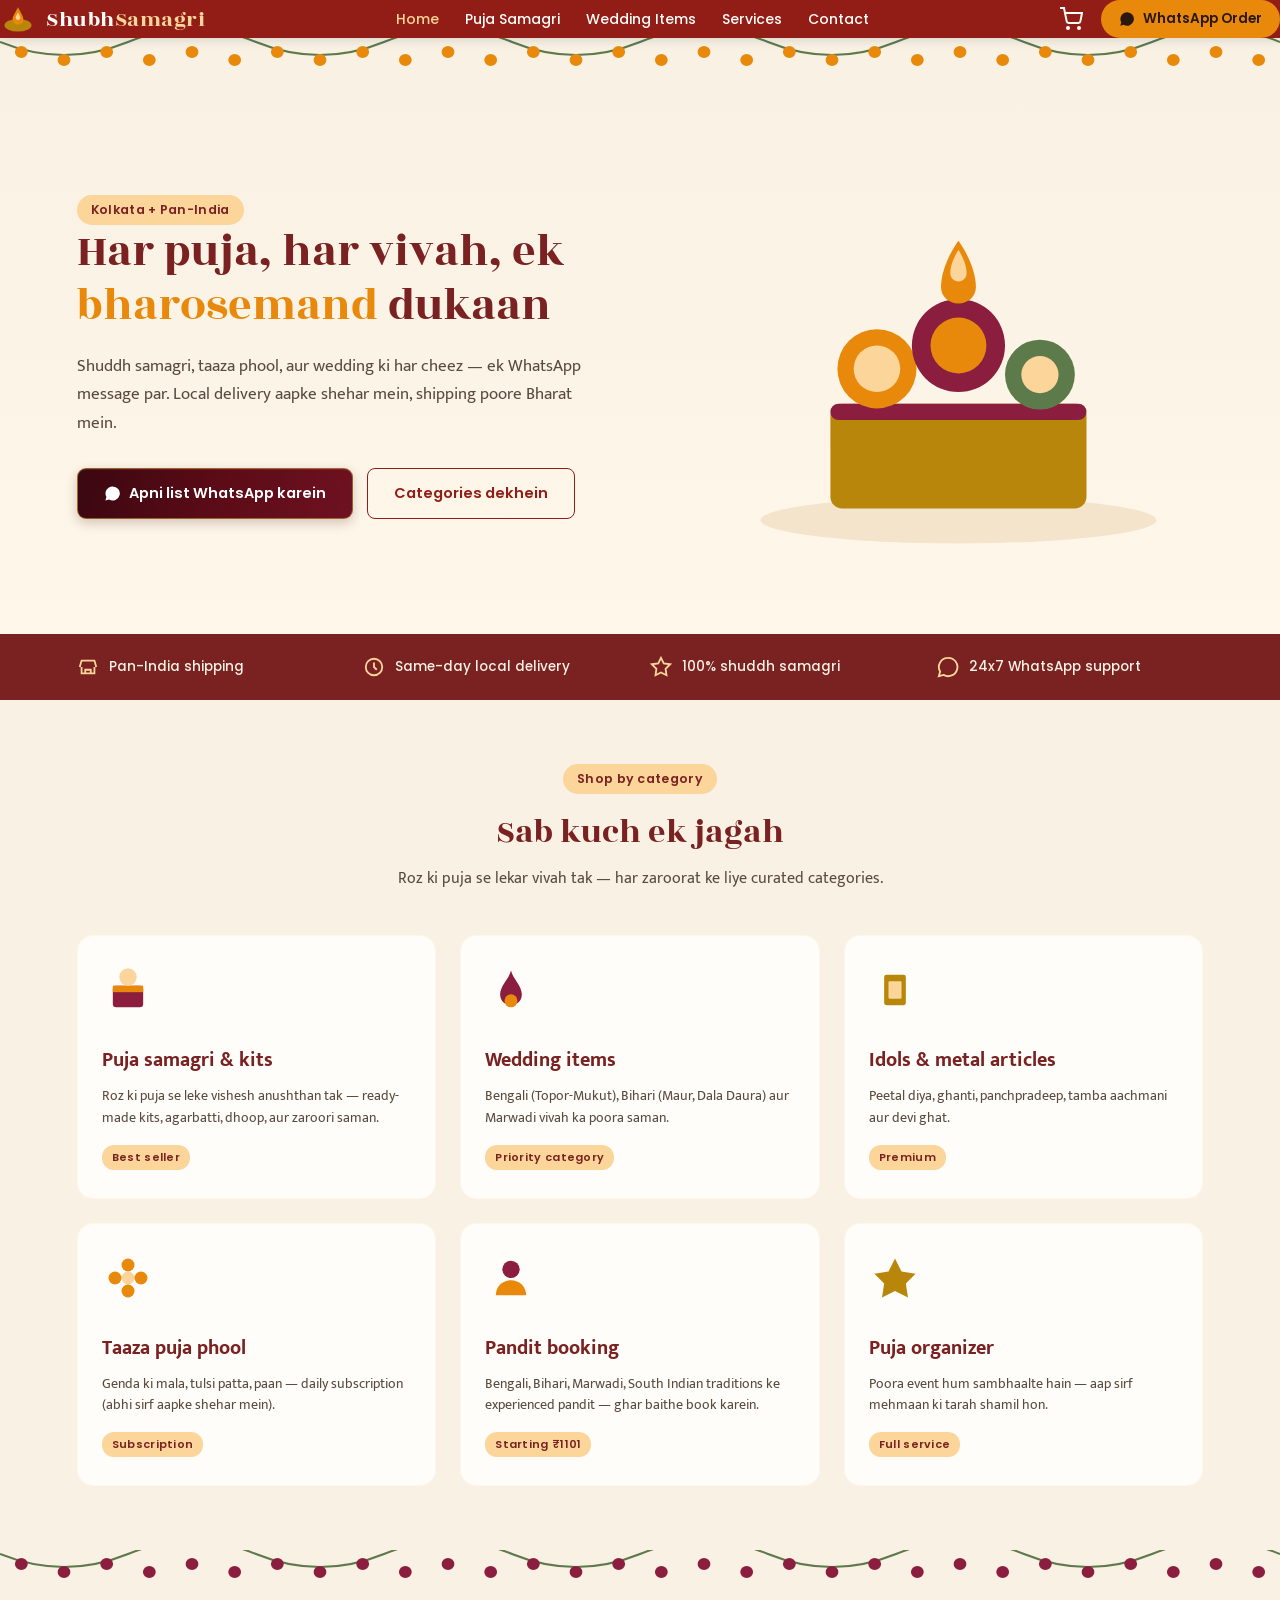
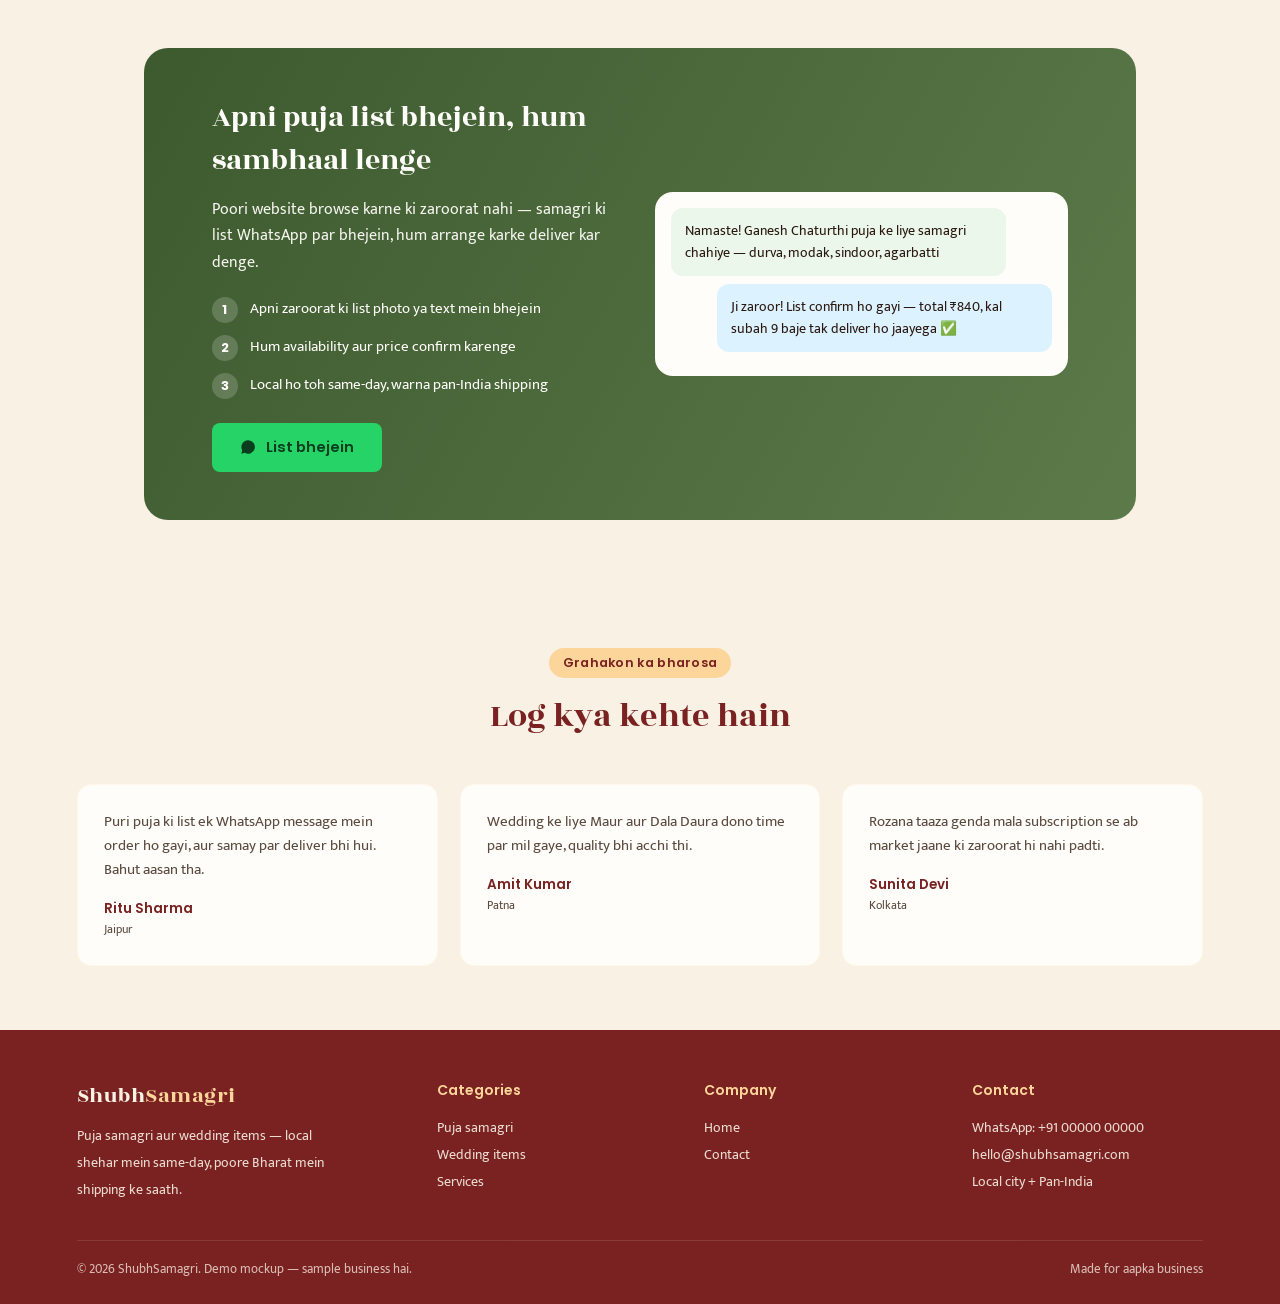
<file: index.html>
<!DOCTYPE html>
<html lang="hi">
<head>
<meta charset="UTF-8">
<meta name="viewport" content="width=device-width, initial-scale=1.0">
<title>ShubhSamagri — Puja Samagri &amp; Wedding Items</title>
<link rel="stylesheet" href="style.css">
</head>
<body>

<header>

  <!-- Logo -->
  <div class="logo">
    <svg class="logo-mark" viewBox="0 0 40 40" fill="none">
      <ellipse cx="20" cy="27" rx="15" ry="7" fill="#B8860B"/>
      <path 
        d="M20 26c-3 0-6-2-6-5 0-4 3-8 6-14 3 6 6 10 6 14 0 3-3 5-6 5z" 
        fill="#E8890C"
      />
      <path 
        d="M20 21c-1.4 0-2.6-1-2.6-2.3 0-1.7 1.3-3.5 2.6-6 1.3 2.5 2.6 4.3 2.6 6 0 1.3-1.2 2.3-2.6 2.3z" 
        fill="#FBD599"
      />
    </svg>

    <div class="logo-text">
      Shubh<span>Samagri</span>
    </div>
  </div>


  <!-- Main Navigation -->
  <nav id="mainNav">
    <ul>
      <li>
        <a href="index.html" class="active">Home</a>
      </li>

      <li>
        <a href="puja-samagri.html">Puja Samagri</a>
      </li>

      <li>
        <a href="wedding-items.html">Wedding Items</a>
      </li>

      <li>
        <a href="services.html">Services</a>
      </li>

      <li>
        <a href="contact.html">Contact</a>
      </li>
    </ul>
  </nav>


   <div class="nav-actions">
    <a href="cart.html" class="cart-link" aria-label="Cart">
      <svg viewBox="0 0 24 24" fill="none" stroke="currentColor" stroke-width="2"><circle cx="9" cy="21" r="1"/><circle cx="20" cy="21" r="1"/><path d="M1 1h4l2.7 13.4a2 2 0 0 0 2 1.6h9.7a2 2 0 0 0 2-1.6L23 6H6"/></svg>
      <span class="cart-badge" id="cart-count" style="display:none;">0</span>
    </a>
    <a href="contact.html" class="nav-cta">
      <svg width="16" height="16" viewBox="0 0 24 24" fill="currentColor"><path d="M12 2a10 10 0 0 0-8.6 15L2 22l5.2-1.4A10 10 0 1 0 12 2z"/></svg>
      WhatsApp Order
    </a>
  </div>


  <!-- Mobile Menu Button -->
  <button
    class="menu-btn"
    id="menuBtn"
    aria-label="Open menu"
    aria-expanded="false"
    type="button"
  >
    ☰
  </button>

</header>

<div class="garland">
  <svg viewBox="0 0 1200 34" preserveAspectRatio="none">
    <path d="M0 4 Q60 30 120 4 T240 4 T360 4 T480 4 T600 4 T720 4 T840 4 T960 4 T1080 4 T1200 4" stroke="#5C7A4A" stroke-width="2" fill="none"/>
    <g fill="#E8890C">
      <circle cx="20" cy="14" r="6"/><circle cx="60" cy="22" r="6"/><circle cx="100" cy="14" r="6"/><circle cx="140" cy="22" r="6"/><circle cx="180" cy="14" r="6"/><circle cx="220" cy="22" r="6"/><circle cx="260" cy="14" r="6"/><circle cx="300" cy="22" r="6"/><circle cx="340" cy="14" r="6"/><circle cx="380" cy="22" r="6"/><circle cx="420" cy="14" r="6"/><circle cx="460" cy="22" r="6"/><circle cx="500" cy="14" r="6"/><circle cx="540" cy="22" r="6"/><circle cx="580" cy="14" r="6"/><circle cx="620" cy="22" r="6"/><circle cx="660" cy="14" r="6"/><circle cx="700" cy="22" r="6"/><circle cx="740" cy="14" r="6"/><circle cx="780" cy="22" r="6"/><circle cx="820" cy="14" r="6"/><circle cx="860" cy="22" r="6"/><circle cx="900" cy="14" r="6"/><circle cx="940" cy="22" r="6"/><circle cx="980" cy="14" r="6"/><circle cx="1020" cy="22" r="6"/><circle cx="1060" cy="14" r="6"/><circle cx="1100" cy="22" r="6"/><circle cx="1140" cy="14" r="6"/><circle cx="1180" cy="22" r="6"/>
    </g>
  </svg>
</div>

<section class="hero">
  <div>
    <span class="eyebrow">Kolkata + Pan-India</span>
    <h1>Har puja, har vivah, ek <em>bharosemand</em> dukaan</h1>
    <p>Shuddh samagri, taaza phool, aur wedding ki har cheez — ek WhatsApp message par. Local delivery aapke shehar mein, shipping poore Bharat mein.</p>
    <div class="hero-ctas">
      <a href="contact.html" class="btn-primary">
        <svg width="17" height="17" viewBox="0 0 24 24" fill="currentColor"><path d="M12 2a10 10 0 0 0-8.6 15L2 22l5.2-1.4A10 10 0 1 0 12 2z"/></svg>
        Apni list WhatsApp karein
      </a>
      <a href="puja-samagri.html" class="btn-secondary">Categories dekhein</a>
    </div>
  </div>
  <svg class="hero-art" viewBox="0 0 420 380" fill="none">
    <ellipse cx="210" cy="330" rx="170" ry="20" fill="#F3E4CB"/>
    <rect x="100" y="230" width="220" height="90" rx="10" fill="#B8860B"/>
    <rect x="100" y="230" width="220" height="14" rx="7" fill="#8B1E3F"/>
    <circle cx="140" cy="200" r="34" fill="#E8890C"/>
    <circle cx="140" cy="200" r="20" fill="#FBD599"/>
    <circle cx="210" cy="180" r="40" fill="#8B1E3F"/>
    <circle cx="210" cy="180" r="24" fill="#E8890C"/>
    <circle cx="280" cy="205" r="30" fill="#5C7A4A"/>
    <circle cx="280" cy="205" r="16" fill="#FBD599"/>
    <path d="M195 130c0-20 15-40 15-40s15 20 15 40c0 8-7 14-15 14s-15-6-15-14z" fill="#E8890C"/>
    <path d="M203 118c0-10 7-20 7-20s7 10 7 20c0 4-3 7-7 7s-7-3-7-7z" fill="#FBD599"/>
  </svg>
</section>

<div class="trust">
  <div class="trust-item"><svg viewBox="0 0 24 24" fill="none" stroke="#FBD599" stroke-width="2"><path d="M3 12l2-7h14l2 7M5 12v7h14v-7M9 19v-4h6v4"/></svg>Pan-India shipping</div>
  <div class="trust-item"><svg viewBox="0 0 24 24" fill="none" stroke="#FBD599" stroke-width="2"><circle cx="12" cy="12" r="9"/><path d="M12 7v5l3 3"/></svg>Same-day local delivery</div>
  <div class="trust-item"><svg viewBox="0 0 24 24" fill="none" stroke="#FBD599" stroke-width="2"><path d="M12 2l3 6 7 1-5 5 1 7-6-3-6 3 1-7-5-5 7-1z"/></svg>100% shuddh samagri</div>
  <div class="trust-item"><svg viewBox="0 0 24 24" fill="none" stroke="#FBD599" stroke-width="2"><path d="M12 2a10 10 0 0 0-8.6 15L2 22l5.2-1.4A10 10 0 1 0 12 2z"/></svg>24x7 WhatsApp support</div>
</div>

<section class="block" id="categories">
  <div class="section-head">
    <span class="eyebrow">Shop by category</span>
    <h2>Sab kuch ek jagah</h2>
    <p>Roz ki puja se lekar vivah tak — har zaroorat ke liye curated categories.</p>
  </div>
  <div class="cat-grid">
    <a href="puja-samagri.html" class="cat-card">
      <svg class="cat-icon" viewBox="0 0 48 48" fill="none"><rect x="10" y="20" width="28" height="20" rx="3" fill="#8B1E3F"/><rect x="10" y="20" width="28" height="6" fill="#E8890C"/><circle cx="24" cy="12" r="8" fill="#FBD599"/></svg>
      <h3>Puja samagri &amp; kits</h3>
      <p>Roz ki puja se leke vishesh anushthan tak — ready-made kits, agarbatti, dhoop, aur zaroori saman.</p>
      <span class="cat-tag">Best seller</span>
    </a>
    <a href="wedding-items.html" class="cat-card">
      <svg class="cat-icon" viewBox="0 0 48 48" fill="none"><path d="M24 6c-2 8-10 14-10 22 0 6 4 10 10 10s10-4 10-10c0-8-8-14-10-22z" fill="#8B1E3F"/><circle cx="24" cy="34" r="6" fill="#E8890C"/></svg>
      <h3>Wedding items</h3>
      <p>Bengali (Topor-Mukut), Bihari (Maur, Dala Daura) aur Marwadi vivah ka poora saman.</p>
      <span class="cat-tag">Priority category</span>
    </a>
    <a href="puja-samagri.html" class="cat-card">
      <svg class="cat-icon" viewBox="0 0 48 48" fill="none"><rect x="14" y="10" width="20" height="28" rx="2" fill="#B8860B"/><rect x="18" y="16" width="12" height="16" rx="1" fill="#FBD599"/></svg>
      <h3>Idols &amp; metal articles</h3>
      <p>Peetal diya, ghanti, panchpradeep, tamba aachmani aur devi ghat.</p>
      <span class="cat-tag">Premium</span>
    </a>
    <a href="puja-samagri.html" class="cat-card">
      <svg class="cat-icon" viewBox="0 0 48 48" fill="none"><circle cx="24" cy="24" r="6" fill="#FBD599"/><circle cx="24" cy="12" r="6" fill="#E8890C"/><circle cx="36" cy="24" r="6" fill="#E8890C"/><circle cx="24" cy="36" r="6" fill="#E8890C"/><circle cx="12" cy="24" r="6" fill="#E8890C"/></svg>
      <h3>Taaza puja phool</h3>
      <p>Genda ki mala, tulsi patta, paan — daily subscription (abhi sirf aapke shehar mein).</p>
      <span class="cat-tag">Subscription</span>
    </a>
    <a href="services.html" class="cat-card">
      <svg class="cat-icon" viewBox="0 0 48 48" fill="none"><circle cx="24" cy="16" r="8" fill="#8B1E3F"/><path d="M10 40c0-8 6-14 14-14s14 6 14 14" fill="#E8890C"/></svg>
      <h3>Pandit booking</h3>
      <p>Bengali, Bihari, Marwadi, South Indian traditions ke experienced pandit — ghar baithe book karein.</p>
      <span class="cat-tag">Starting ₹1101</span>
    </a>
    <a href="services.html" class="cat-card">
      <svg class="cat-icon" viewBox="0 0 48 48" fill="none"><path d="M24 6l6 12 13 2-9 9 2 13-12-6-12 6 2-13-9-9 13-2z" fill="#B8860B"/></svg>
      <h3>Puja organizer</h3>
      <p>Poora event hum sambhaalte hain — aap sirf mehmaan ki tarah shamil hon.</p>
      <span class="cat-tag">Full service</span>
    </a>
  </div>
</section>

<div class="garland"><svg viewBox="0 0 1200 34" preserveAspectRatio="none"><path d="M0 4 Q60 30 120 4 T240 4 T360 4 T480 4 T600 4 T720 4 T840 4 T960 4 T1080 4 T1200 4" stroke="#5C7A4A" stroke-width="2" fill="none"/><g fill="#8B1E3F"><circle cx="20" cy="14" r="6"/><circle cx="60" cy="22" r="6"/><circle cx="100" cy="14" r="6"/><circle cx="140" cy="22" r="6"/><circle cx="180" cy="14" r="6"/><circle cx="220" cy="22" r="6"/><circle cx="260" cy="14" r="6"/><circle cx="300" cy="22" r="6"/><circle cx="340" cy="14" r="6"/><circle cx="380" cy="22" r="6"/><circle cx="420" cy="14" r="6"/><circle cx="460" cy="22" r="6"/><circle cx="500" cy="14" r="6"/><circle cx="540" cy="22" r="6"/><circle cx="580" cy="14" r="6"/><circle cx="620" cy="22" r="6"/><circle cx="660" cy="14" r="6"/><circle cx="700" cy="22" r="6"/><circle cx="740" cy="14" r="6"/><circle cx="780" cy="22" r="6"/><circle cx="820" cy="14" r="6"/><circle cx="860" cy="22" r="6"/><circle cx="900" cy="14" r="6"/><circle cx="940" cy="22" r="6"/><circle cx="980" cy="14" r="6"/><circle cx="1020" cy="22" r="6"/><circle cx="1060" cy="14" r="6"/><circle cx="1100" cy="22" r="6"/><circle cx="1140" cy="14" r="6"/><circle cx="1180" cy="22" r="6"/></g></svg></div>

<section class="block">
  <div class="wa-feature">
    <div>
      <h2>Apni puja list bhejein, hum sambhaal lenge</h2>
      <p>Poori website browse karne ki zaroorat nahi — samagri ki list WhatsApp par bhejein, hum arrange karke deliver kar denge.</p>
      <ul class="wa-steps">
        <li><b>1</b> Apni zaroorat ki list photo ya text mein bhejein</li>
        <li><b>2</b> Hum availability aur price confirm karenge</li>
        <li><b>3</b> Local ho toh same-day, warna pan-India shipping</li>
      </ul>
      <a href="contact.html" class="wa-btn">
        <svg width="16" height="16" viewBox="0 0 24 24" fill="currentColor"><path d="M12 2a10 10 0 0 0-8.6 15L2 22l5.2-1.4A10 10 0 1 0 12 2z"/></svg>
        List bhejein
      </a>
    </div>
    <div class="wa-mock">
      <div class="wa-bubble">Namaste! Ganesh Chaturthi puja ke liye samagri chahiye — durva, modak, sindoor, agarbatti</div>
      <div class="wa-bubble me">Ji zaroor! List confirm ho gayi — total ₹840, kal subah 9 baje tak deliver ho jaayega ✅</div>
    </div>
  </div>
</section>

<section class="block">
  <div class="section-head">
    <span class="eyebrow">Grahakon ka bharosa</span>
    <h2>Log kya kehte hain</h2>
  </div>
  <div class="testi-grid">
    <div class="testi-card">
      <p>Puri puja ki list ek WhatsApp message mein order ho gayi, aur samay par deliver bhi hui. Bahut aasan tha.</p>
      <div class="testi-name">Ritu Sharma</div><div class="testi-loc">Jaipur</div>
    </div>
    <div class="testi-card">
      <p>Wedding ke liye Maur aur Dala Daura dono time par mil gaye, quality bhi acchi thi.</p>
      <div class="testi-name">Amit Kumar</div><div class="testi-loc">Patna</div>
    </div>
    <div class="testi-card">
      <p>Rozana taaza genda mala subscription se ab market jaane ki zaroorat hi nahi padti.</p>
      <div class="testi-name">Sunita Devi</div><div class="testi-loc">Kolkata</div>
    </div>
  </div>
</section>

<footer>
  <div class="foot-grid">
    <div>
      <div class="logo-text" style="margin-bottom:12px;">Shubh<span style="color:#FBD599;">Samagri</span></div>
      <p style="max-width:260px;">Puja samagri aur wedding items — local shehar mein same-day, poore Bharat mein shipping ke saath.</p>
    </div>
    <div>
      <h4>Categories</h4>
      <a href="puja-samagri.html">Puja samagri</a>
      <a href="wedding-items.html">Wedding items</a>
      <a href="services.html">Services</a>
    </div>
    <div>
      <h4>Company</h4>
      <a href="index.html">Home</a>
      <a href="contact.html">Contact</a>
    </div>
    <div>
      <h4>Contact</h4>
      <a href="#">WhatsApp: +91 00000 00000</a>
      <a href="#">hello@shubhsamagri.com</a>
      <a href="#">Local city + Pan-India</a>
    </div>
  </div>
  <div class="foot-bottom">
    <span>© 2026 ShubhSamagri. Demo mockup — sample business hai.</span>
    <span>Made for aapka business</span>
  </div>
</footer>
  <!-- menu option ke liye js -->
<script>
const menuBtn = document.getElementById("menuBtn");
const mainNav = document.getElementById("mainNav");

menuBtn.addEventListener("click", function () {

    // Open / close menu
    mainNav.classList.toggle("active");

    // Check menu status
    const isOpen = mainNav.classList.contains("active");

    // Accessibility
    menuBtn.setAttribute("aria-expanded", isOpen);

    // Change icon
    menuBtn.innerHTML = isOpen ? "✕" : "☰";

});


// Close menu after clicking a navigation link
const navLinks = mainNav.querySelectorAll("a");

navLinks.forEach(function(link) {

    link.addEventListener("click", function() {

        mainNav.classList.remove("active");

        menuBtn.setAttribute("aria-expanded", "false");

        menuBtn.innerHTML = "☰";

    });

});
</script>




<script src="products.js"></script>
<script src="cart.js"></script>
</body>
</html>
</file>
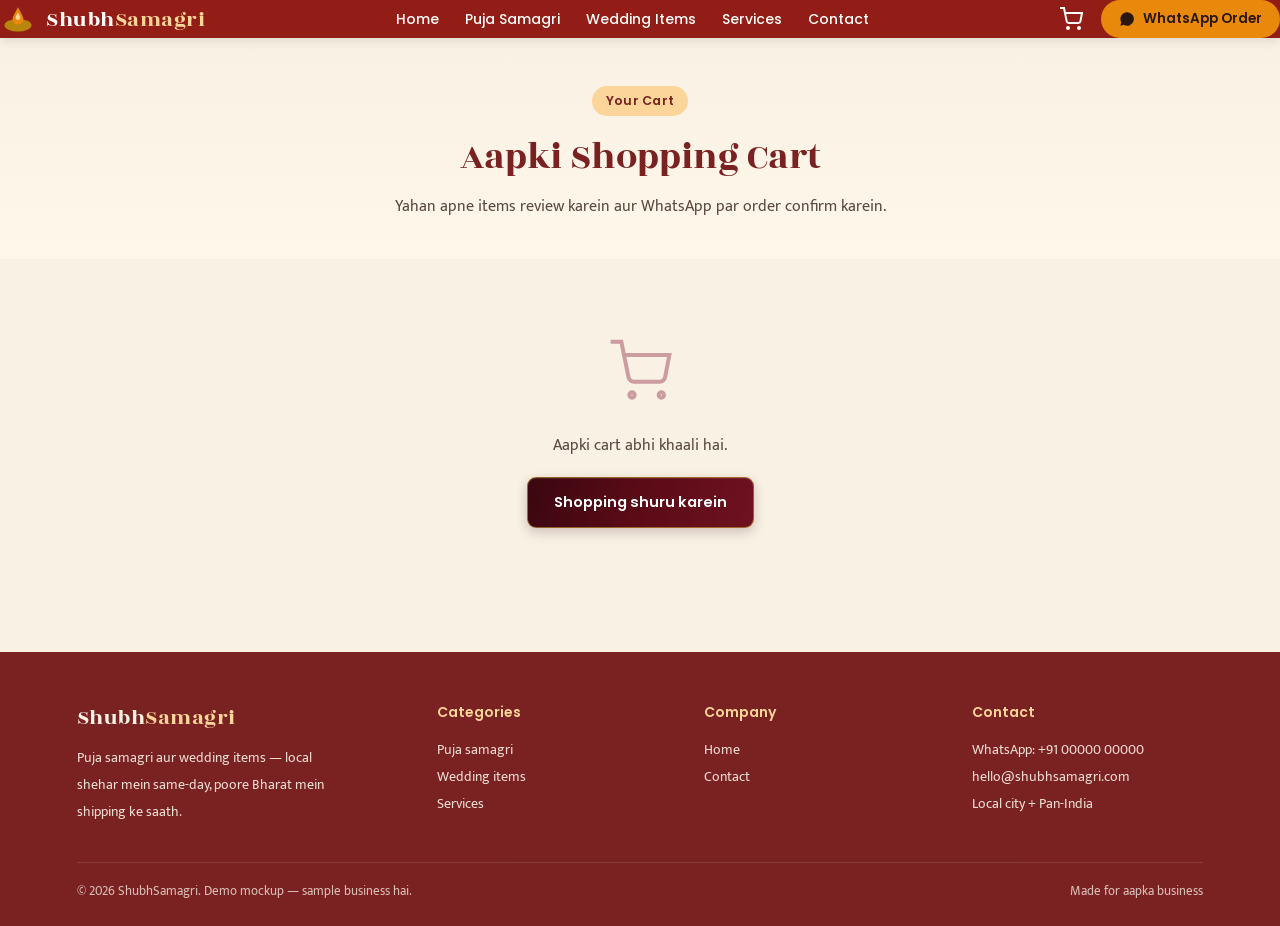
<file: cart.html>
<!DOCTYPE html>
<html lang="hi">
<head>
<meta charset="UTF-8">
<meta name="viewport" content="width=device-width, initial-scale=1.0">
<title>Cart — ShubhSamagri</title>
<link rel="stylesheet" href="style.css">
</head>
<body>

<header>
  <div class="logo">
    <svg class="logo-mark" viewBox="0 0 40 40" fill="none">
      <ellipse cx="20" cy="27" rx="15" ry="7" fill="#B8860B"/>
      <path d="M20 26c-3 0-6-2-6-5 0-4 3-8 6-14 3 6 6 10 6 14 0 3-3 5-6 5z" fill="#E8890C"/>
      <path d="M20 21c-1.4 0-2.6-1-2.6-2.3 0-1.7 1.3-3.5 2.6-6 1.3 2.5 2.6 4.3 2.6 6 0 1.3-1.2 2.3-2.6 2.3z" fill="#FBD599"/>
    </svg>
    <div class="logo-text">Shubh<span>Samagri</span></div>
  </div>
  <nav>
    <ul>
      <li><a href="index.html">Home</a></li>
      <li><a href="puja-samagri.html">Puja Samagri</a></li>
      <li><a href="wedding-items.html">Wedding Items</a></li>
      <li><a href="services.html">Services</a></li>
      <li><a href="contact.html">Contact</a></li>
    </ul>
  </nav>
  <div class="nav-actions">
    <a href="cart.html" class="cart-link" aria-label="Cart">
      <svg viewBox="0 0 24 24" fill="none" stroke="currentColor" stroke-width="2"><circle cx="9" cy="21" r="1"/><circle cx="20" cy="21" r="1"/><path d="M1 1h4l2.7 13.4a2 2 0 0 0 2 1.6h9.7a2 2 0 0 0 2-1.6L23 6H6"/></svg>
      <span class="cart-badge" id="cart-count" style="display:none;">0</span>
    </a>
    <a href="contact.html" class="nav-cta">
      <svg width="16" height="16" viewBox="0 0 24 24" fill="currentColor"><path d="M12 2a10 10 0 0 0-8.6 15L2 22l5.2-1.4A10 10 0 1 0 12 2z"/></svg>
      WhatsApp Order
    </a>
  </div>
  <button class="menu-btn">&#9776;</button>
</header>

<div class="page-banner">
  <span class="eyebrow">Your Cart</span>
  <h1>Aapki Shopping Cart</h1>
  <p>Yahan apne items review karein aur WhatsApp par order confirm karein.</p>
</div>

<div class="cart-wrap" id="cart-wrap">
  <!-- filled by JS -->
</div>

<footer>
  <div class="foot-grid">
    <div>
      <div class="logo-text" style="margin-bottom:12px;">Shubh<span style="color:#FBD599;">Samagri</span></div>
      <p style="max-width:260px;">Puja samagri aur wedding items — local shehar mein same-day, poore Bharat mein shipping ke saath.</p>
    </div>
    <div>
      <h4>Categories</h4>
      <a href="puja-samagri.html">Puja samagri</a>
      <a href="wedding-items.html">Wedding items</a>
      <a href="services.html">Services</a>
    </div>
    <div>
      <h4>Company</h4>
      <a href="index.html">Home</a>
      <a href="contact.html">Contact</a>
    </div>
    <div>
      <h4>Contact</h4>
      <a href="#">WhatsApp: +91 00000 00000</a>
      <a href="#">hello@shubhsamagri.com</a>
      <a href="#">Local city + Pan-India</a>
    </div>
  </div>
  <div class="foot-bottom">
    <span>© 2026 ShubhSamagri. Demo mockup — sample business hai.</span>
    <span>Made for aapka business</span>
  </div>
</footer>

<script src="products.js"></script>
<script src="cart.js"></script>
<script>
function fmtPrice(p){ return "₹" + p.toLocaleString("en-IN"); }

function iconSvg(shape, color){
  const shapes = {
    kit: `<rect x="10" y="20" width="28" height="20" rx="3" fill="${color}"/><rect x="10" y="20" width="28" height="6" fill="#E8890C"/><circle cx="24" cy="12" r="8" fill="#FBD599"/>`,
    round: `<circle cx="24" cy="24" r="14" fill="${color}"/><circle cx="24" cy="24" r="7" fill="#FBD599"/>`,
    rect: `<rect x="16" y="8" width="16" height="32" rx="4" fill="${color}"/>`,
    stick: `<path d="M24 8v32M14 16l20 16M34 16l-20 16" stroke="${color}" stroke-width="4"/>`,
    idol: `<rect x="14" y="10" width="20" height="28" rx="2" fill="${color}"/><rect x="18" y="16" width="12" height="16" rx="1" fill="#FBD599"/>`,
    diya: `<ellipse cx="24" cy="34" rx="14" ry="5" fill="${color}"/><path d="M18 34c0-10 3-18 6-22 3 4 6 12 6 22z" fill="#E8890C"/>`,
    lamp: `<ellipse cx="24" cy="20" rx="10" ry="12" fill="${color}"/><rect x="20" y="30" width="8" height="8" fill="${color}"/>`,
    vessel: `<ellipse cx="24" cy="30" rx="12" ry="10" fill="${color}"/><rect x="20" y="10" width="8" height="20" rx="4" fill="${color}"/>`,
    flower: `<circle cx="24" cy="24" r="6" fill="#FBD599"/><circle cx="24" cy="12" r="6" fill="${color}"/><circle cx="36" cy="24" r="6" fill="${color}"/><circle cx="24" cy="36" r="6" fill="${color}"/><circle cx="12" cy="24" r="6" fill="${color}"/>`,
    leaf: `<path d="M24 10c8 0 14 8 14 16-8 0-14-8-14-16z" fill="${color}"/><path d="M24 10c-8 0-14 8-14 16 8 0 14-8 14-16z" fill="${color}"/>`,
    plant: `<rect x="18" y="10" width="12" height="28" rx="6" fill="${color}"/>`,
    crown: `<path d="M24 6c-2 8-10 14-10 22 0 6 4 10 10 10s10-4 10-10c0-8-8-14-10-22z" fill="${color}"/>`,
    box: `<rect x="14" y="14" width="20" height="20" rx="3" fill="${color}"/>`,
    basket: `<path d="M12 34l12-24 12 24z" fill="${color}"/>`,
    toran: `<ellipse cx="24" cy="24" rx="16" ry="10" fill="${color}"/>`,
    thali: `<path d="M24 8v32M14 16l20 16M34 16l-20 16" stroke="${color}" stroke-width="4"/>`
  };
  return shapes[shape] || shapes.round;
}

function renderCart(){
  const cart = getCart();
  const wrap = document.getElementById("cart-wrap");

  if(cart.length === 0){
    wrap.innerHTML = `<div class="cart-empty">
      <svg viewBox="0 0 24 24" fill="none" stroke="#8B1E3F" stroke-width="1.5"><circle cx="9" cy="21" r="1"/><circle cx="20" cy="21" r="1"/><path d="M1 1h4l2.7 13.4a2 2 0 0 0 2 1.6h9.7a2 2 0 0 0 2-1.6L23 6H6"/></svg>
      <p style="margin-bottom:18px;">Aapki cart abhi khaali hai.</p>
      <a href="puja-samagri.html" class="btn-primary" style="display:inline-flex;">Shopping shuru karein</a>
    </div>`;
    return;
  }

  let rows = "";
  let total = 0;
  cart.forEach(item => {
    const p = getProduct(item.id);
    if(!p) return;
    const lineTotal = p.price * item.qty;
    total += lineTotal;
    rows += `
      <div class="cart-row">
        <div class="cart-row-icon"><svg viewBox="0 0 48 48" fill="none">${iconSvg(p.shape, p.color)}</svg></div>
        <div class="cart-row-name"><a href="product.html?id=${p.id}">${p.name}</a><div style="font-size:12px;color:var(--ink-soft);font-weight:400;margin-top:2px;">${fmtPrice(p.price)}${p.unit} each</div></div>
        <div class="qty-stepper">
          <button onclick="updateQty('${p.id}', ${item.qty - 1})">−</button>
          <span>${item.qty}</span>
          <button onclick="updateQty('${p.id}', ${item.qty + 1})">+</button>
        </div>
        <div class="cart-row-price">${fmtPrice(lineTotal)}</div>
        <button class="cart-row-remove" onclick="removeItem('${p.id}')">Remove</button>
      </div>`;
  });

  wrap.innerHTML = `
    <div class="cart-rows">${rows}</div>
    <div class="cart-summary">
      <div class="cart-summary-row"><span>Subtotal</span><span>${fmtPrice(total)}</span></div>
      <div class="cart-summary-row"><span>Delivery</span><span>Confirm on WhatsApp</span></div>
      <div class="cart-summary-row total"><span>Total</span><span>${fmtPrice(total)}</span></div>
      <a href="#" class="wa-btn" style="width:100%;justify-content:center;margin-top:18px;" onclick="checkoutOnWhatsApp();return false;">
        <svg width="16" height="16" viewBox="0 0 24 24" fill="currentColor"><path d="M12 2a10 10 0 0 0-8.6 15L2 22l5.2-1.4A10 10 0 1 0 12 2z"/></svg>
        WhatsApp par checkout karein
      </a>
    </div>
  `;
}

function updateQty(id, qty){
  if(qty < 1){ removeItem(id); return; }
  setQty(id, qty);
  renderCart();
}
function removeItem(id){
  removeFromCart(id);
  renderCart();
}
function checkoutOnWhatsApp(){
  const cart = getCart();
  let lines = ["Namaste! Mujhe yeh order karna hai:"];
  let total = 0;
  cart.forEach(item => {
    const p = getProduct(item.id);
    if(!p) return;
    const lineTotal = p.price * item.qty;
    total += lineTotal;
    lines.push(`- ${p.name} x${item.qty} — ${fmtPrice(lineTotal)}`);
  });
  lines.push(`Total: ${fmtPrice(total)}`);
  window.open(`https://wa.me/910000000000?text=${encodeURIComponent(lines.join("\n"))}`, "_blank");
}

renderCart();
</script>
</body>
</html>
</file>
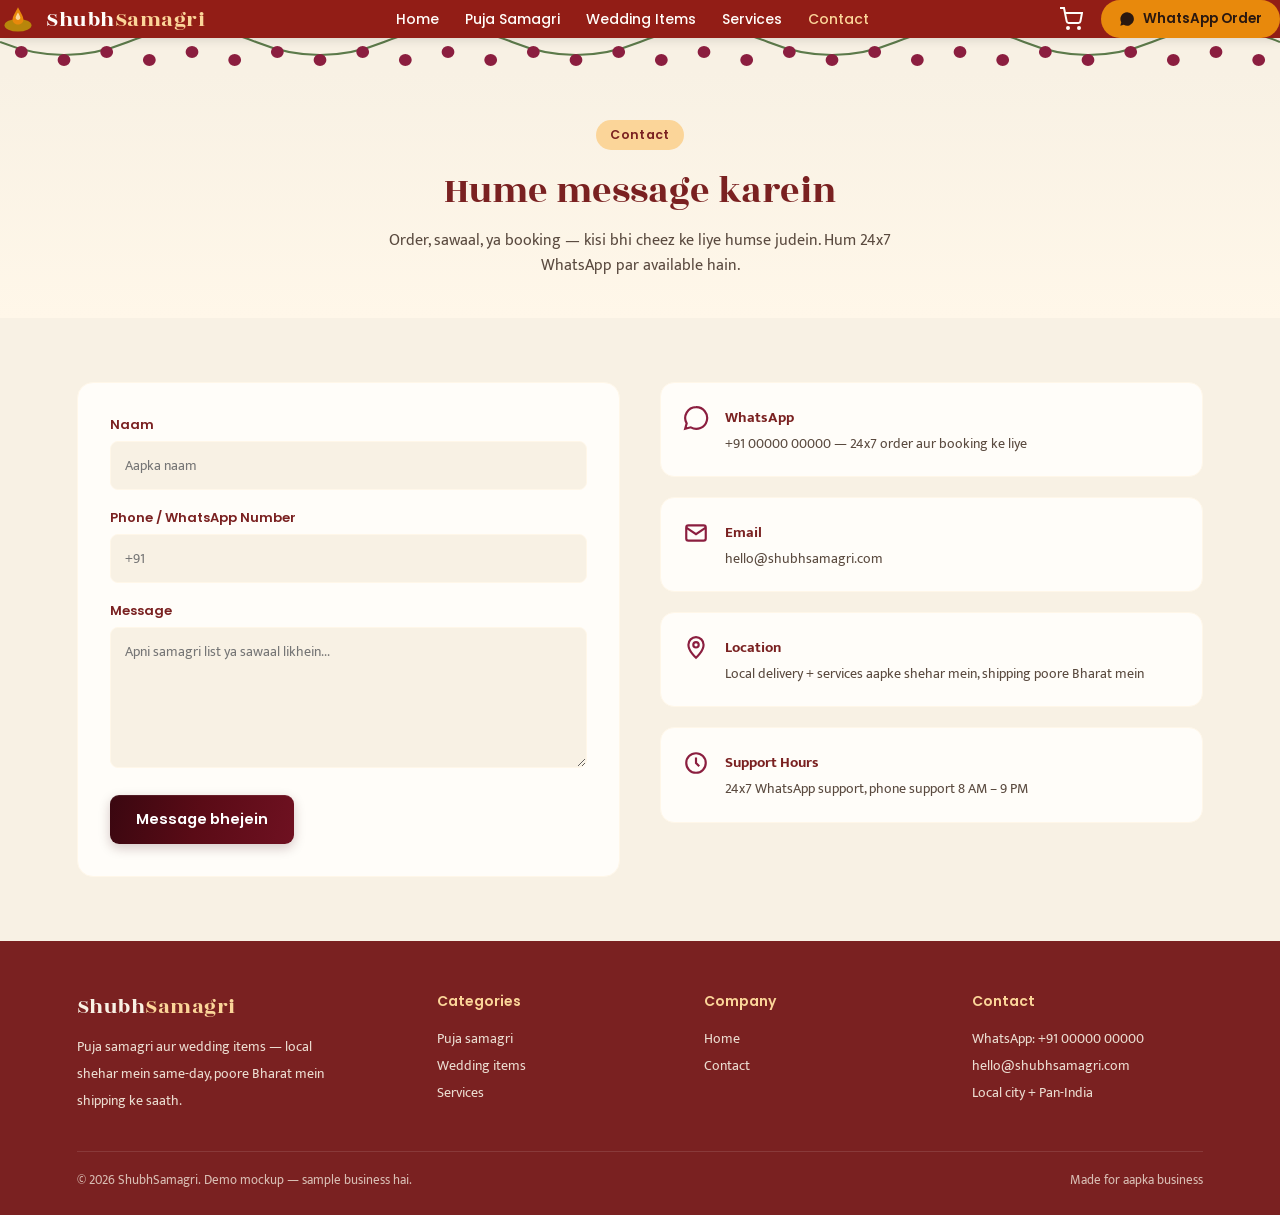
<file: contact.html>
<!DOCTYPE html>
<html lang="hi">
<head>
<meta charset="UTF-8">
<meta name="viewport" content="width=device-width, initial-scale=1.0">
<title>Contact — ShubhSamagri</title>
<link rel="stylesheet" href="style.css">
</head>
<body>

<header>
  <div class="logo">
    <svg class="logo-mark" viewBox="0 0 40 40" fill="none">
      <ellipse cx="20" cy="27" rx="15" ry="7" fill="#B8860B"/>
      <path d="M20 26c-3 0-6-2-6-5 0-4 3-8 6-14 3 6 6 10 6 14 0 3-3 5-6 5z" fill="#E8890C"/>
      <path d="M20 21c-1.4 0-2.6-1-2.6-2.3 0-1.7 1.3-3.5 2.6-6 1.3 2.5 2.6 4.3 2.6 6 0 1.3-1.2 2.3-2.6 2.3z" fill="#FBD599"/>
    </svg>
    <div class="logo-text">Shubh<span>Samagri</span></div>
  </div>
  <nav>
    <ul>
      <li><a href="index.html">Home</a></li>
      <li><a href="puja-samagri.html">Puja Samagri</a></li>
      <li><a href="wedding-items.html">Wedding Items</a></li>
      <li><a href="services.html">Services</a></li>
      <li><a href="contact.html" class="active">Contact</a></li>
    </ul>
  </nav>
  <div class="nav-actions">
    <a href="cart.html" class="cart-link" aria-label="Cart">
      <svg viewBox="0 0 24 24" fill="none" stroke="currentColor" stroke-width="2"><circle cx="9" cy="21" r="1"/><circle cx="20" cy="21" r="1"/><path d="M1 1h4l2.7 13.4a2 2 0 0 0 2 1.6h9.7a2 2 0 0 0 2-1.6L23 6H6"/></svg>
      <span class="cart-badge" id="cart-count" style="display:none;">0</span>
    </a>
    <a href="#" class="nav-cta">
      <svg width="16" height="16" viewBox="0 0 24 24" fill="currentColor"><path d="M12 2a10 10 0 0 0-8.6 15L2 22l5.2-1.4A10 10 0 1 0 12 2z"/></svg>
      WhatsApp Order
    </a>
  </div>
  <button class="menu-btn">&#9776;</button>
</header>

<div class="garland"><svg viewBox="0 0 1200 34" preserveAspectRatio="none"><path d="M0 4 Q60 30 120 4 T240 4 T360 4 T480 4 T600 4 T720 4 T840 4 T960 4 T1080 4 T1200 4" stroke="#5C7A4A" stroke-width="2" fill="none"/><g fill="#8B1E3F"><circle cx="20" cy="14" r="6"/><circle cx="60" cy="22" r="6"/><circle cx="100" cy="14" r="6"/><circle cx="140" cy="22" r="6"/><circle cx="180" cy="14" r="6"/><circle cx="220" cy="22" r="6"/><circle cx="260" cy="14" r="6"/><circle cx="300" cy="22" r="6"/><circle cx="340" cy="14" r="6"/><circle cx="380" cy="22" r="6"/><circle cx="420" cy="14" r="6"/><circle cx="460" cy="22" r="6"/><circle cx="500" cy="14" r="6"/><circle cx="540" cy="22" r="6"/><circle cx="580" cy="14" r="6"/><circle cx="620" cy="22" r="6"/><circle cx="660" cy="14" r="6"/><circle cx="700" cy="22" r="6"/><circle cx="740" cy="14" r="6"/><circle cx="780" cy="22" r="6"/><circle cx="820" cy="14" r="6"/><circle cx="860" cy="22" r="6"/><circle cx="900" cy="14" r="6"/><circle cx="940" cy="22" r="6"/><circle cx="980" cy="14" r="6"/><circle cx="1020" cy="22" r="6"/><circle cx="1060" cy="14" r="6"/><circle cx="1100" cy="22" r="6"/><circle cx="1140" cy="14" r="6"/><circle cx="1180" cy="22" r="6"/></g></svg></div>

<div class="page-banner">
  <span class="eyebrow">Contact</span>
  <h1>Hume message karein</h1>
  <p>Order, sawaal, ya booking — kisi bhi cheez ke liye humse judein. Hum 24x7 WhatsApp par available hain.</p>
</div>

<section class="block">
  <div class="contact-wrap">
    <div class="contact-form">
      <form onsubmit="return false;">
        <label>Naam</label>
        <input type="text" placeholder="Aapka naam">
        <label>Phone / WhatsApp Number</label>
        <input type="text" placeholder="+91">
        <label>Message</label>
        <textarea rows="5" placeholder="Apni samagri list ya sawaal likhein..."></textarea>
        <button type="submit" class="btn-primary" style="border:none;cursor:pointer;">Message bhejein</button>
      </form>
    </div>
    <div class="contact-info">
      <div class="info-item">
        <svg viewBox="0 0 24 24" fill="none" stroke="#8B1E3F" stroke-width="2"><path d="M12 2a10 10 0 0 0-8.6 15L2 22l5.2-1.4A10 10 0 1 0 12 2z"/></svg>
        <div><h4>WhatsApp</h4><p>+91 00000 00000 — 24x7 order aur booking ke liye</p></div>
      </div>
      <div class="info-item">
        <svg viewBox="0 0 24 24" fill="none" stroke="#8B1E3F" stroke-width="2"><rect x="3" y="5" width="18" height="14" rx="2"/><path d="M3 7l9 6 9-6"/></svg>
        <div><h4>Email</h4><p>hello@shubhsamagri.com</p></div>
      </div>
      <div class="info-item">
        <svg viewBox="0 0 24 24" fill="none" stroke="#8B1E3F" stroke-width="2"><path d="M12 21s-7-6-7-12a7 7 0 0 1 14 0c0 6-7 12-7 12z"/><circle cx="12" cy="9" r="2.5"/></svg>
        <div><h4>Location</h4><p>Local delivery + services aapke shehar mein, shipping poore Bharat mein</p></div>
      </div>
      <div class="info-item">
        <svg viewBox="0 0 24 24" fill="none" stroke="#8B1E3F" stroke-width="2"><circle cx="12" cy="12" r="9"/><path d="M12 7v5l3 3"/></svg>
        <div><h4>Support Hours</h4><p>24x7 WhatsApp support, phone support 8 AM – 9 PM</p></div>
      </div>
    </div>
  </div>
</section>

<footer>
  <div class="foot-grid">
    <div>
      <div class="logo-text" style="margin-bottom:12px;">Shubh<span style="color:#FBD599;">Samagri</span></div>
      <p style="max-width:260px;">Puja samagri aur wedding items — local shehar mein same-day, poore Bharat mein shipping ke saath.</p>
    </div>
    <div>
      <h4>Categories</h4>
      <a href="puja-samagri.html">Puja samagri</a>
      <a href="wedding-items.html">Wedding items</a>
      <a href="services.html">Services</a>
    </div>
    <div>
      <h4>Company</h4>
      <a href="index.html">Home</a>
      <a href="contact.html">Contact</a>
    </div>
    <div>
      <h4>Contact</h4>
      <a href="#">WhatsApp: +91 00000 00000</a>
      <a href="#">hello@shubhsamagri.com</a>
      <a href="#">Local city + Pan-India</a>
    </div>
  </div>
  <div class="foot-bottom">
    <span>© 2026 ShubhSamagri. Demo mockup — sample business hai.</span>
    <span>Made for aapka business</span>
  </div>
</footer>

<script src="products.js"></script>
<script src="cart.js"></script>
</body>
</html>
</file>
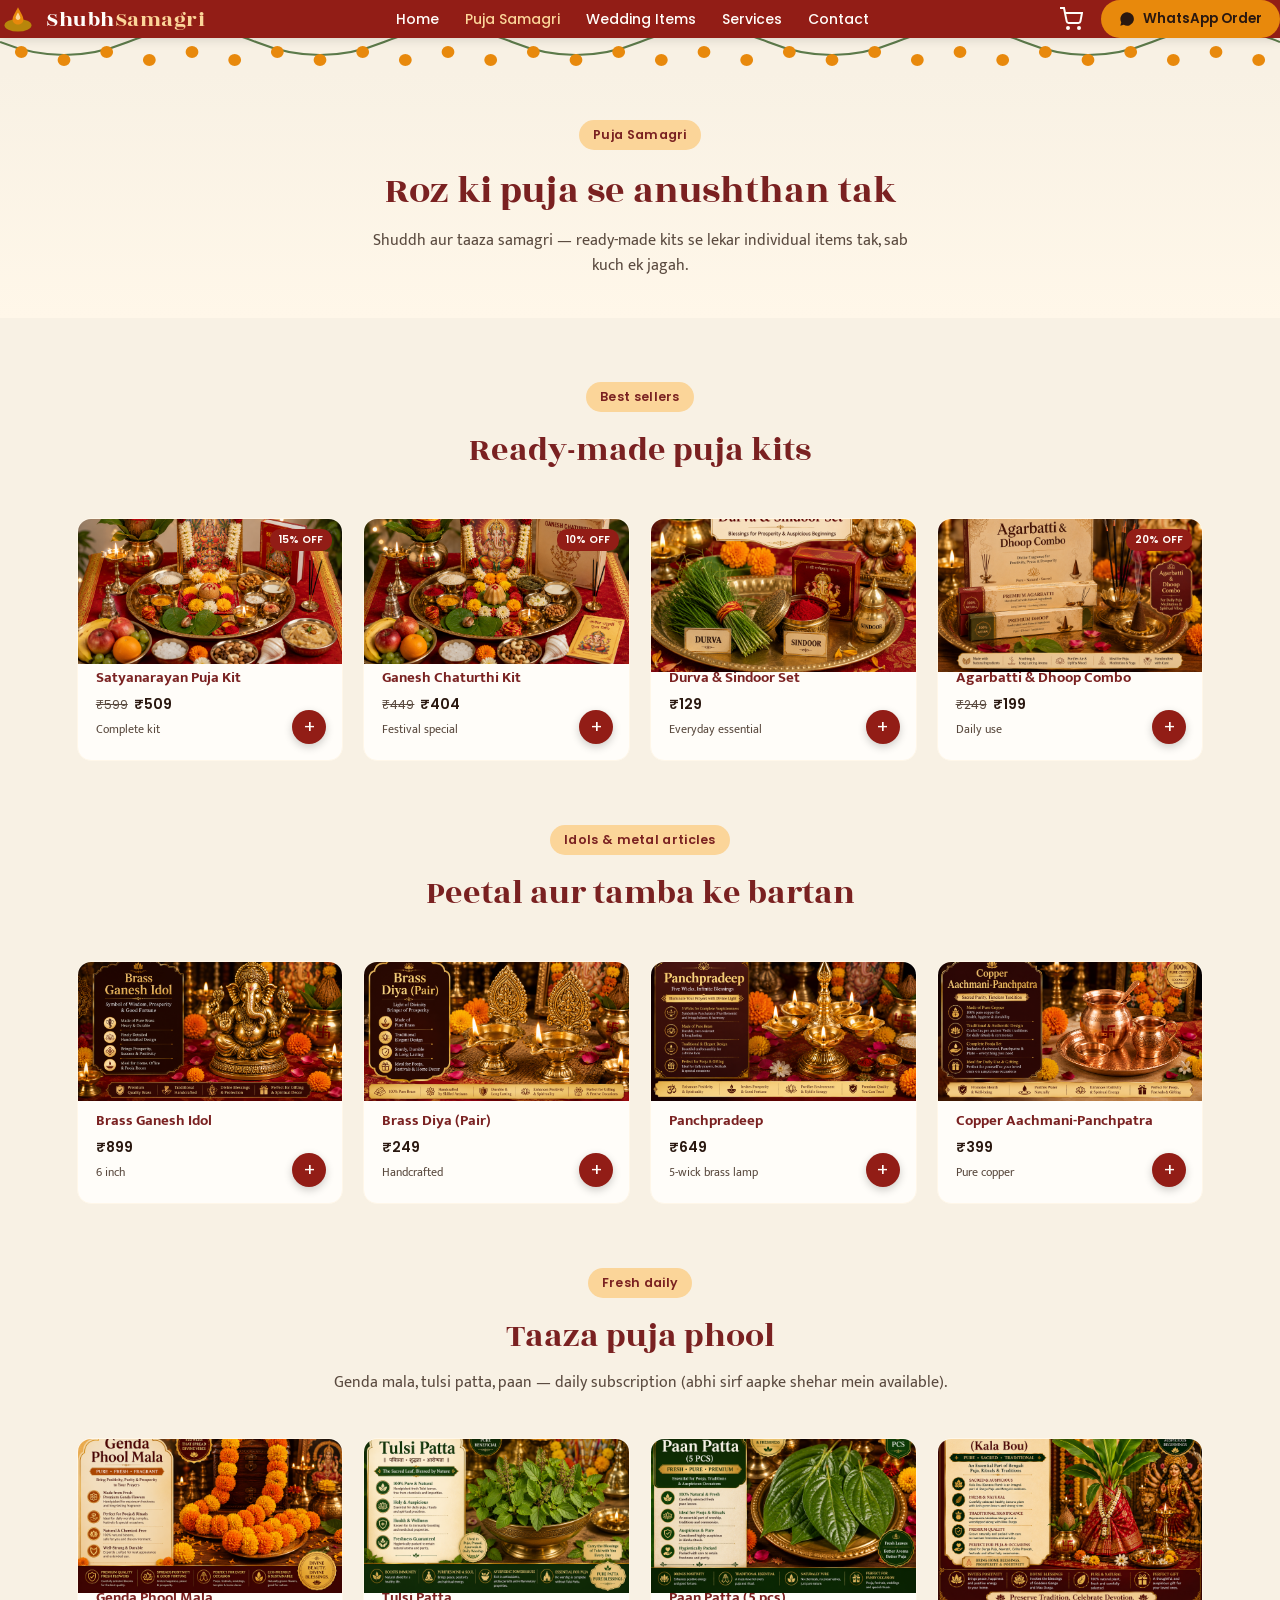
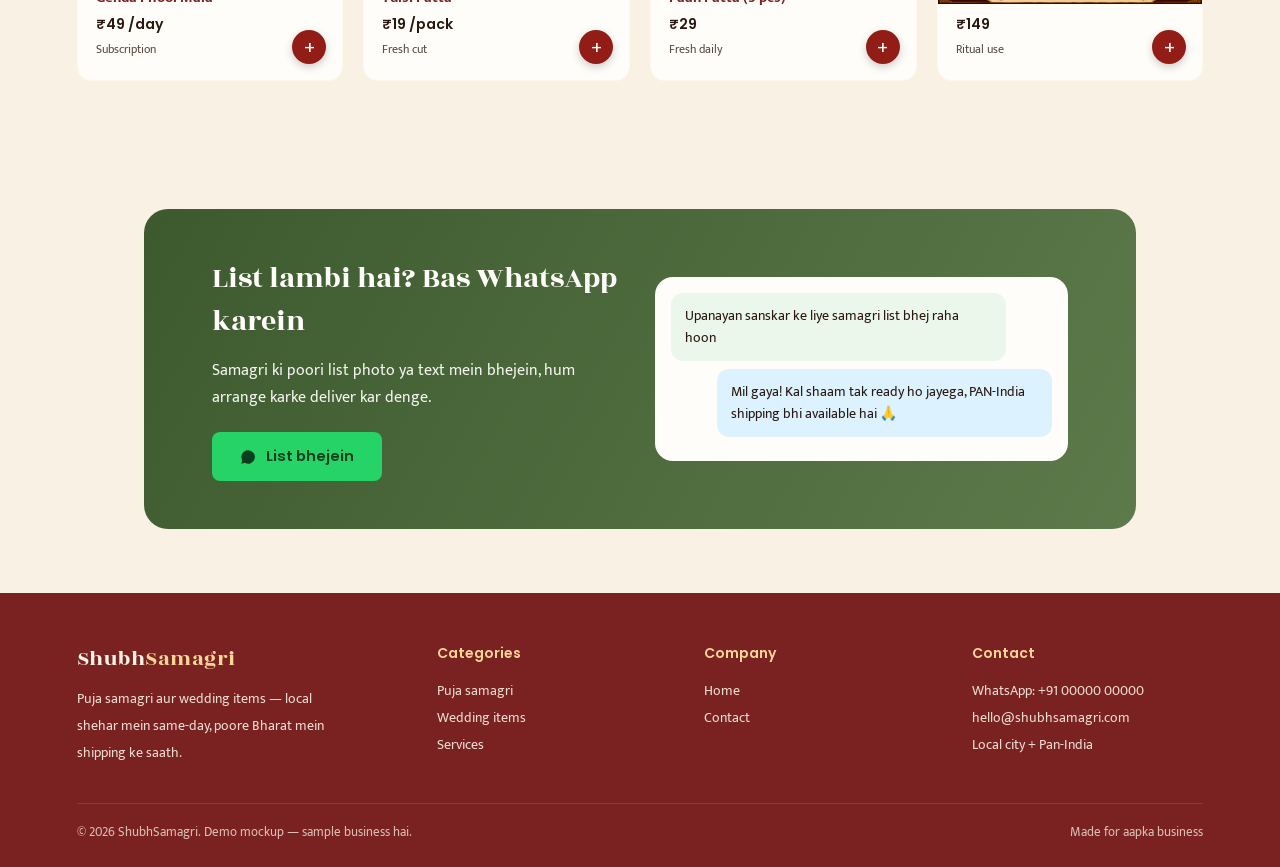
<file: puja-samagri.html>
<!DOCTYPE html>
<html lang="hi">
<head>
<meta charset="UTF-8">
<meta name="viewport" content="width=device-width, initial-scale=1.0">
<title>Puja Samagri &amp; Kits — ShubhSamagri</title>
<link rel="stylesheet" href="style.css">
</head>
<body>

<header>
  <div class="logo">
    <svg class="logo-mark" viewBox="0 0 40 40" fill="none">
      <ellipse cx="20" cy="27" rx="15" ry="7" fill="#B8860B"/>
      <path d="M20 26c-3 0-6-2-6-5 0-4 3-8 6-14 3 6 6 10 6 14 0 3-3 5-6 5z" fill="#E8890C"/>
      <path d="M20 21c-1.4 0-2.6-1-2.6-2.3 0-1.7 1.3-3.5 2.6-6 1.3 2.5 2.6 4.3 2.6 6 0 1.3-1.2 2.3-2.6 2.3z" fill="#FBD599"/>
    </svg>
    <div class="logo-text">Shubh<span>Samagri</span></div>
  </div>
  <nav>
    <ul>
      <li><a href="index.html">Home</a></li>
      <li><a href="puja-samagri.html" class="active">Puja Samagri</a></li>
      <li><a href="wedding-items.html">Wedding Items</a></li>
      <li><a href="services.html">Services</a></li>
      <li><a href="contact.html">Contact</a></li>
    </ul>
  </nav>
  <div class="nav-actions">
    <a href="cart.html" class="cart-link" aria-label="Cart">
      <svg viewBox="0 0 24 24" fill="none" stroke="currentColor" stroke-width="2"><circle cx="9" cy="21" r="1"/><circle cx="20" cy="21" r="1"/><path d="M1 1h4l2.7 13.4a2 2 0 0 0 2 1.6h9.7a2 2 0 0 0 2-1.6L23 6H6"/></svg>
      <span class="cart-badge" id="cart-count" style="display:none;">0</span>
    </a>
    <a href="contact.html" class="nav-cta">
      <svg width="16" height="16" viewBox="0 0 24 24" fill="currentColor"><path d="M12 2a10 10 0 0 0-8.6 15L2 22l5.2-1.4A10 10 0 1 0 12 2z"/></svg>
      WhatsApp Order
    </a>
  </div>
 <button
    class="menu-btn"
    id="menuBtn"
    aria-label="Open menu"
    aria-expanded="false"
    type="button"
  >
    ☰
  </button>
</header>

<div class="garland"><svg viewBox="0 0 1200 34" preserveAspectRatio="none"><path d="M0 4 Q60 30 120 4 T240 4 T360 4 T480 4 T600 4 T720 4 T840 4 T960 4 T1080 4 T1200 4" stroke="#5C7A4A" stroke-width="2" fill="none"/><g fill="#E8890C"><circle cx="20" cy="14" r="6"/><circle cx="60" cy="22" r="6"/><circle cx="100" cy="14" r="6"/><circle cx="140" cy="22" r="6"/><circle cx="180" cy="14" r="6"/><circle cx="220" cy="22" r="6"/><circle cx="260" cy="14" r="6"/><circle cx="300" cy="22" r="6"/><circle cx="340" cy="14" r="6"/><circle cx="380" cy="22" r="6"/><circle cx="420" cy="14" r="6"/><circle cx="460" cy="22" r="6"/><circle cx="500" cy="14" r="6"/><circle cx="540" cy="22" r="6"/><circle cx="580" cy="14" r="6"/><circle cx="620" cy="22" r="6"/><circle cx="660" cy="14" r="6"/><circle cx="700" cy="22" r="6"/><circle cx="740" cy="14" r="6"/><circle cx="780" cy="22" r="6"/><circle cx="820" cy="14" r="6"/><circle cx="860" cy="22" r="6"/><circle cx="900" cy="14" r="6"/><circle cx="940" cy="22" r="6"/><circle cx="980" cy="14" r="6"/><circle cx="1020" cy="22" r="6"/><circle cx="1060" cy="14" r="6"/><circle cx="1100" cy="22" r="6"/><circle cx="1140" cy="14" r="6"/><circle cx="1180" cy="22" r="6"/></g></svg></div>

<div class="page-banner">
  <span class="eyebrow">Puja Samagri</span>
  <h1>Roz ki puja se anushthan tak</h1>
  <p>Shuddh aur taaza samagri — ready-made kits se lekar individual items tak, sab kuch ek jagah.</p>
</div>

<section class="block">
  <div class="section-head">
    <span class="eyebrow">Best sellers</span>
    <h2>Ready-made puja kits</h2>
  </div>
  <div class="prod-grid">
    <div class="prod-card">
      <a href="product.html?id=satyanarayan-kit" class="prod-link">
        <div class="prod-visual"><span class="sale-badge">15% OFF</span><img src="assets/images/satyanarayan_puja_kit.png" alt="Satyanarayan Puja Kit"></div>
        <div class="prod-body"><h4>Satyanarayan Puja Kit</h4><div class="price"><s>₹599</s>₹509</div><span class="tag">Complete kit</span></div>
      </a>
      <button class="quick-add" onclick="quickAdd('satyanarayan-kit')" aria-label="Add to cart">+</button>
    </div>
    <div class="prod-card">
      <a href="product.html?id=ganesh-chaturthi-kit" class="prod-link">
        <div class="prod-visual"><span class="sale-badge">10% OFF</span><img src="assets/images/Ganesh_Chaturthi_Kit.png" alt="Satyanarayan Puja Kit"></div>
        <div class="prod-body"><h4>Ganesh Chaturthi Kit</h4><div class="price"><s>₹449</s>₹404</div><span class="tag">Festival special</span></div>
      </a>
      <button class="quick-add" onclick="quickAdd('ganesh-chaturthi-kit')" aria-label="Add to cart">+</button>
    </div>
    <div class="prod-card">
      <a href="product.html?id=durva-sindoor-set" class="prod-link">
        <div class="prod-visual"><img src="assets/images/durva_sindoor_set.png" alt="Satyanarayan Puja Kit"></div>
        <div class="prod-body"><h4>Durva &amp; Sindoor Set</h4><div class="price">₹129</div><span class="tag">Everyday essential</span></div>
      </a>
      <button class="quick-add" onclick="quickAdd('durva-sindoor-set')" aria-label="Add to cart">+</button>
    </div>
    <div class="prod-card">
      <a href="product.html?id=agarbatti-dhoop-combo" class="prod-link">
        <div class="prod-visual"><span class="sale-badge">20% OFF</span><img src="assets/images/Agarbatti_&_Dhoop_Combo.png" alt="Satyanarayan Puja Kit"></div>
        <div class="prod-body"><h4>Agarbatti &amp; Dhoop Combo</h4><div class="price"><s>₹249</s>₹199</div><span class="tag">Daily use</span></div>
      </a>
      <button class="quick-add" onclick="quickAdd('agarbatti-dhoop-combo')" aria-label="Add to cart">+</button>
    </div>
  </div>
</section>

<section class="block" style="padding-top:0;">
  <div class="section-head">
    <span class="eyebrow">Idols &amp; metal articles</span>
    <h2>Peetal aur tamba ke bartan</h2>
  </div>
  <div class="prod-grid">
    <div class="prod-card">
      <a href="product.html?id=brass-ganesh-idol" class="prod-link">
        <div class="prod-visual"><img src="assets/images/Brass_Ganesh_Idol.png" alt="Satyanarayan Puja Kit"></div>
        <div class="prod-body"><h4>Brass Ganesh Idol</h4><div class="price">₹899</div><span class="tag">6 inch</span></div>
      </a>
      <button class="quick-add" onclick="quickAdd('brass-ganesh-idol')" aria-label="Add to cart">+</button>
    </div>
    <div class="prod-card">
      <a href="product.html?id=brass-diya-pair" class="prod-link">
        <div class="prod-visual"><img src="assets/images/Brass-Diya_(Pair).png" alt="Satyanarayan Puja Kit"></div>
        <div class="prod-body"><h4>Brass Diya (Pair)</h4><div class="price">₹249</div><span class="tag">Handcrafted</span></div>
      </a>
      <button class="quick-add" onclick="quickAdd('brass-diya-pair')" aria-label="Add to cart">+</button>
    </div>
    <div class="prod-card">
      <a href="product.html?id=panchpradeep" class="prod-link">
        <div class="prod-visual"><img src="assets/images/panchpradeep.png" alt="Satyanarayan Puja Kit"></div>
        <div class="prod-body"><h4>Panchpradeep</h4><div class="price">₹649</div><span class="tag">5-wick brass lamp</span></div>
      </a>
      <button class="quick-add" onclick="quickAdd('panchpradeep')" aria-label="Add to cart">+</button>
    </div>
    <div class="prod-card">
      <a href="product.html?id=copper-aachmani" class="prod-link">
        <div class="prod-visual"><img src="assets/images/coppper_aachmani_panchpatra.png" alt="Satyanarayan Puja Kit"></div>
        <div class="prod-body"><h4>Copper Aachmani-Panchpatra</h4><div class="price">₹399</div><span class="tag">Pure copper</span></div>
      </a>
      <button class="quick-add" onclick="quickAdd('copper-aachmani')" aria-label="Add to cart">+</button>
    </div>
  </div>
</section>

<section class="block" style="padding-top:0;">
  <div class="section-head">
    <span class="eyebrow">Fresh daily</span>
    <h2>Taaza puja phool</h2>
    <p>Genda mala, tulsi patta, paan — daily subscription (abhi sirf aapke shehar mein available).</p>
  </div>
  <div class="prod-grid">
    <div class="prod-card">
      <a href="product.html?id=genda-mala" class="prod-link">
        <div class="prod-visual"><img src="assets/images/genda_phool _mala.png" alt="Satyanarayan Puja Kit"></div>
        <div class="prod-body"><h4>Genda Phool Mala</h4><div class="price">₹49 /day</div><span class="tag">Subscription</span></div>
      </a>
      <button class="quick-add" onclick="quickAdd('genda-mala')" aria-label="Add to cart">+</button>
    </div>
    <div class="prod-card">
      <a href="product.html?id=tulsi-patta" class="prod-link">
        <div class="prod-visual"><img src="assets/images/tulsi_patta.png" alt="Satyanarayan Puja Kit"></div>
        <div class="prod-body"><h4>Tulsi Patta</h4><div class="price">₹19 /pack</div><span class="tag">Fresh cut</span></div>
      </a>
      <button class="quick-add" onclick="quickAdd('tulsi-patta')" aria-label="Add to cart">+</button>
    </div>
    <div class="prod-card">
      <a href="product.html?id=paan-patta" class="prod-link">
        <div class="prod-visual"><img src="assets/images/paan_patta_(5 pcs).png" alt="Satyanarayan Puja Kit"></div>
        <div class="prod-body"><h4>Paan Patta (5 pcs)</h4><div class="price">₹29</div><span class="tag">Fresh daily</span></div>
      </a>
      <button class="quick-add" onclick="quickAdd('paan-patta')" aria-label="Add to cart">+</button>
    </div>
    <div class="prod-card">
      <a href="product.html?id=banana-plant" class="prod-link">
        <div class="prod-visual"><img src="assets/images/Banana Plant (Kala Bou).png" alt="Satyanarayan Puja Kit"></div>
        <div class="prod-body"><h4>Banana Plant (Kala Bou)</h4><div class="price">₹149</div><span class="tag">Ritual use</span></div>
      </a>
      <button class="quick-add" onclick="quickAdd('banana-plant')" aria-label="Add to cart">+</button>
    </div>
  </div>
</section>

<section class="block">
  <div class="wa-feature">
    <div>
      <h2>List lambi hai? Bas WhatsApp karein</h2>
      <p>Samagri ki poori list photo ya text mein bhejein, hum arrange karke deliver kar denge.</p>
      <a href="contact.html" class="wa-btn">
        <svg width="16" height="16" viewBox="0 0 24 24" fill="currentColor"><path d="M12 2a10 10 0 0 0-8.6 15L2 22l5.2-1.4A10 10 0 1 0 12 2z"/></svg>
        List bhejein
      </a>
    </div>
    <div class="wa-mock">
      <div class="wa-bubble">Upanayan sanskar ke liye samagri list bhej raha hoon</div>
      <div class="wa-bubble me">Mil gaya! Kal shaam tak ready ho jayega, PAN-India shipping bhi available hai 🙏</div>
    </div>
  </div>
</section>

<footer>
  <div class="foot-grid">
    <div>
      <div class="logo-text" style="margin-bottom:12px;">Shubh<span style="color:#FBD599;">Samagri</span></div>
      <p style="max-width:260px;">Puja samagri aur wedding items — local shehar mein same-day, poore Bharat mein shipping ke saath.</p>
    </div>
    <div>
      <h4>Categories</h4>
      <a href="puja-samagri.html">Puja samagri</a>
      <a href="wedding-items.html">Wedding items</a>
      <a href="services.html">Services</a>
    </div>
    <div>
      <h4>Company</h4>
      <a href="index.html">Home</a>
      <a href="contact.html">Contact</a>
    </div>
    <div>
      <h4>Contact</h4>
      <a href="#">WhatsApp: +91 00000 00000</a>
      <a href="#">hello@shubhsamagri.com</a>
      <a href="#">Local city + Pan-India</a>
    </div>
  </div>
  <div class="foot-bottom">
    <span>© 2026 ShubhSamagri. Demo mockup — sample business hai.</span>
    <span>Made for aapka business</span>
  </div>
</footer>

<div class="added-toast" id="added-toast">Cart mein add ho gaya ✓</div>

<script src="products.js"></script>
<script src="cart.js"></script>
<script>
function quickAdd(id){
  addToCart(id, 1);
  const toast = document.getElementById('added-toast');
  toast.classList.add('show');
  setTimeout(() => toast.classList.remove('show'), 1800);
}
</script>
</body>
</html>
</file>
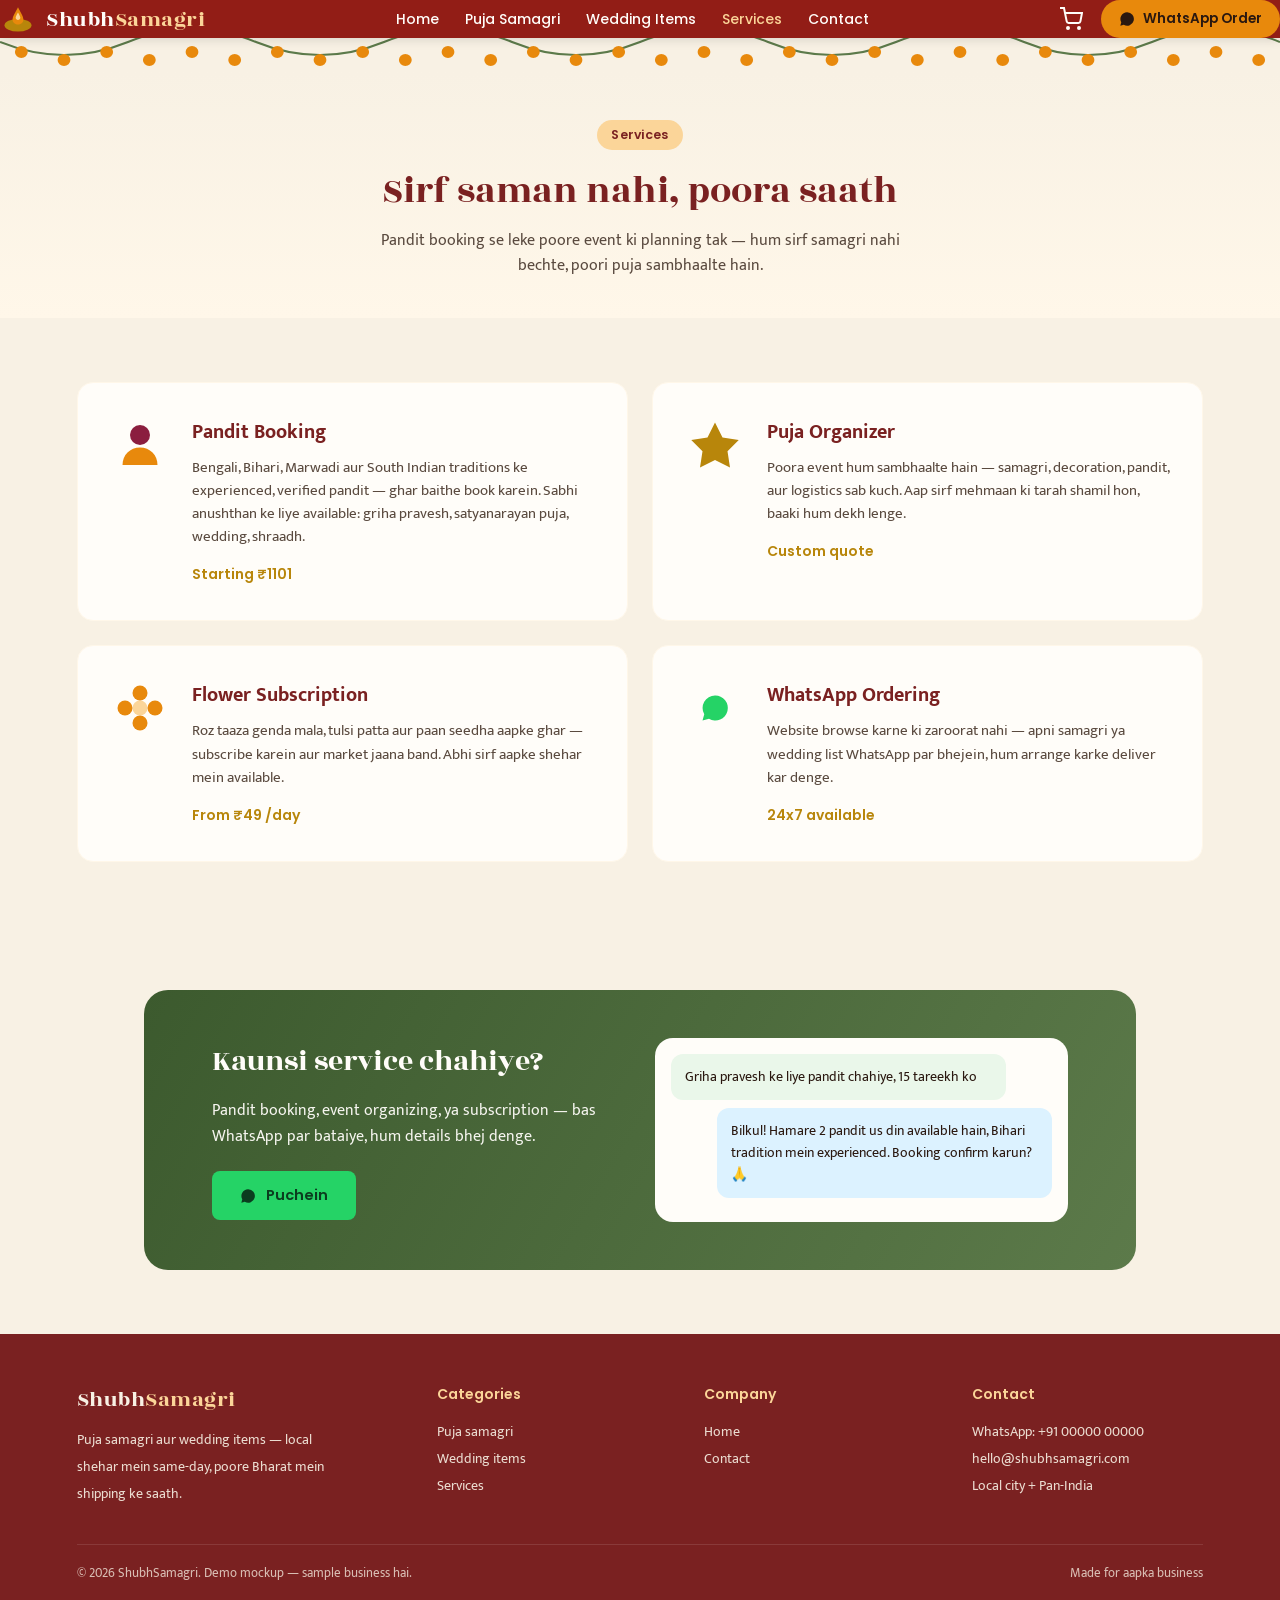
<file: services.html>
<!DOCTYPE html>
<html lang="hi">
<head>
<meta charset="UTF-8">
<meta name="viewport" content="width=device-width, initial-scale=1.0">
<title>Services — ShubhSamagri</title>
<link rel="stylesheet" href="style.css">
</head>
<body>

<header>
  <div class="logo">
    <svg class="logo-mark" viewBox="0 0 40 40" fill="none">
      <ellipse cx="20" cy="27" rx="15" ry="7" fill="#B8860B"/>
      <path d="M20 26c-3 0-6-2-6-5 0-4 3-8 6-14 3 6 6 10 6 14 0 3-3 5-6 5z" fill="#E8890C"/>
      <path d="M20 21c-1.4 0-2.6-1-2.6-2.3 0-1.7 1.3-3.5 2.6-6 1.3 2.5 2.6 4.3 2.6 6 0 1.3-1.2 2.3-2.6 2.3z" fill="#FBD599"/>
    </svg>
    <div class="logo-text">Shubh<span>Samagri</span></div>
  </div>
  <nav>
    <ul>
      <li><a href="index.html">Home</a></li>
      <li><a href="puja-samagri.html">Puja Samagri</a></li>
      <li><a href="wedding-items.html">Wedding Items</a></li>
      <li><a href="services.html" class="active">Services</a></li>
      <li><a href="contact.html">Contact</a></li>
    </ul>
  </nav>
  <div class="nav-actions">
    <a href="cart.html" class="cart-link" aria-label="Cart">
      <svg viewBox="0 0 24 24" fill="none" stroke="currentColor" stroke-width="2"><circle cx="9" cy="21" r="1"/><circle cx="20" cy="21" r="1"/><path d="M1 1h4l2.7 13.4a2 2 0 0 0 2 1.6h9.7a2 2 0 0 0 2-1.6L23 6H6"/></svg>
      <span class="cart-badge" id="cart-count" style="display:none;">0</span>
    </a>
    <a href="contact.html" class="nav-cta">
      <svg width="16" height="16" viewBox="0 0 24 24" fill="currentColor"><path d="M12 2a10 10 0 0 0-8.6 15L2 22l5.2-1.4A10 10 0 1 0 12 2z"/></svg>
      WhatsApp Order
    </a>
  </div>
  <button class="menu-btn">&#9776;</button>
</header>

<div class="garland"><svg viewBox="0 0 1200 34" preserveAspectRatio="none"><path d="M0 4 Q60 30 120 4 T240 4 T360 4 T480 4 T600 4 T720 4 T840 4 T960 4 T1080 4 T1200 4" stroke="#5C7A4A" stroke-width="2" fill="none"/><g fill="#E8890C"><circle cx="20" cy="14" r="6"/><circle cx="60" cy="22" r="6"/><circle cx="100" cy="14" r="6"/><circle cx="140" cy="22" r="6"/><circle cx="180" cy="14" r="6"/><circle cx="220" cy="22" r="6"/><circle cx="260" cy="14" r="6"/><circle cx="300" cy="22" r="6"/><circle cx="340" cy="14" r="6"/><circle cx="380" cy="22" r="6"/><circle cx="420" cy="14" r="6"/><circle cx="460" cy="22" r="6"/><circle cx="500" cy="14" r="6"/><circle cx="540" cy="22" r="6"/><circle cx="580" cy="14" r="6"/><circle cx="620" cy="22" r="6"/><circle cx="660" cy="14" r="6"/><circle cx="700" cy="22" r="6"/><circle cx="740" cy="14" r="6"/><circle cx="780" cy="22" r="6"/><circle cx="820" cy="14" r="6"/><circle cx="860" cy="22" r="6"/><circle cx="900" cy="14" r="6"/><circle cx="940" cy="22" r="6"/><circle cx="980" cy="14" r="6"/><circle cx="1020" cy="22" r="6"/><circle cx="1060" cy="14" r="6"/><circle cx="1100" cy="22" r="6"/><circle cx="1140" cy="14" r="6"/><circle cx="1180" cy="22" r="6"/></g></svg></div>

<div class="page-banner">
  <span class="eyebrow">Services</span>
  <h1>Sirf saman nahi, poora saath</h1>
  <p>Pandit booking se leke poore event ki planning tak — hum sirf samagri nahi bechte, poori puja sambhaalte hain.</p>
</div>

<section class="block">
  <div class="service-grid">
    <div class="service-card">
      <svg class="service-icon" viewBox="0 0 48 48" fill="none"><circle cx="24" cy="16" r="8" fill="#8B1E3F"/><path d="M10 40c0-8 6-14 14-14s14 6 14 14" fill="#E8890C"/></svg>
      <div>
        <h3>Pandit Booking</h3>
        <p>Bengali, Bihari, Marwadi aur South Indian traditions ke experienced, verified pandit — ghar baithe book karein. Sabhi anushthan ke liye available: griha pravesh, satyanarayan puja, wedding, shraadh.</p>
        <span class="service-price">Starting ₹1101</span>
      </div>
    </div>
    <div class="service-card">
      <svg class="service-icon" viewBox="0 0 48 48" fill="none"><path d="M24 6l6 12 13 2-9 9 2 13-12-6-12 6 2-13-9-9 13-2z" fill="#B8860B"/></svg>
      <div>
        <h3>Puja Organizer</h3>
        <p>Poora event hum sambhaalte hain — samagri, decoration, pandit, aur logistics sab kuch. Aap sirf mehmaan ki tarah shamil hon, baaki hum dekh lenge.</p>
        <span class="service-price">Custom quote</span>
      </div>
    </div>
    <div class="service-card">
      <svg class="service-icon" viewBox="0 0 48 48" fill="none"><circle cx="24" cy="24" r="6" fill="#FBD599"/><circle cx="24" cy="12" r="6" fill="#E8890C"/><circle cx="36" cy="24" r="6" fill="#E8890C"/><circle cx="24" cy="36" r="6" fill="#E8890C"/><circle cx="12" cy="24" r="6" fill="#E8890C"/></svg>
      <div>
        <h3>Flower Subscription</h3>
        <p>Roz taaza genda mala, tulsi patta aur paan seedha aapke ghar — subscribe karein aur market jaana band. Abhi sirf aapke shehar mein available.</p>
        <span class="service-price">From ₹49 /day</span>
      </div>
    </div>
    <div class="service-card">
      <svg class="service-icon" viewBox="0 0 48 48" fill="none"><path d="M12 2a10 10 0 0 0-8.6 15L2 22l5.2-1.4A10 10 0 1 0 12 2z" fill="#25D366" transform="translate(12,12) scale(1)"/></svg>
      <div>
        <h3>WhatsApp Ordering</h3>
        <p>Website browse karne ki zaroorat nahi — apni samagri ya wedding list WhatsApp par bhejein, hum arrange karke deliver kar denge.</p>
        <span class="service-price">24x7 available</span>
      </div>
    </div>
  </div>
</section>

<section class="block">
  <div class="wa-feature">
    <div>
      <h2>Kaunsi service chahiye?</h2>
      <p>Pandit booking, event organizing, ya subscription — bas WhatsApp par bataiye, hum details bhej denge.</p>
      <a href="contact.html" class="wa-btn">
        <svg width="16" height="16" viewBox="0 0 24 24" fill="currentColor"><path d="M12 2a10 10 0 0 0-8.6 15L2 22l5.2-1.4A10 10 0 1 0 12 2z"/></svg>
        Puchein
      </a>
    </div>
    <div class="wa-mock">
      <div class="wa-bubble">Griha pravesh ke liye pandit chahiye, 15 tareekh ko</div>
      <div class="wa-bubble me">Bilkul! Hamare 2 pandit us din available hain, Bihari tradition mein experienced. Booking confirm karun? 🙏</div>
    </div>
  </div>
</section>

<footer>
  <div class="foot-grid">
    <div>
      <div class="logo-text" style="margin-bottom:12px;">Shubh<span style="color:#FBD599;">Samagri</span></div>
      <p style="max-width:260px;">Puja samagri aur wedding items — local shehar mein same-day, poore Bharat mein shipping ke saath.</p>
    </div>
    <div>
      <h4>Categories</h4>
      <a href="puja-samagri.html">Puja samagri</a>
      <a href="wedding-items.html">Wedding items</a>
      <a href="services.html">Services</a>
    </div>
    <div>
      <h4>Company</h4>
      <a href="index.html">Home</a>
      <a href="contact.html">Contact</a>
    </div>
    <div>
      <h4>Contact</h4>
      <a href="#">WhatsApp: +91 00000 00000</a>
      <a href="#">hello@shubhsamagri.com</a>
      <a href="#">Local city + Pan-India</a>
    </div>
  </div>
  <div class="foot-bottom">
    <span>© 2026 ShubhSamagri. Demo mockup — sample business hai.</span>
    <span>Made for aapka business</span>
  </div>
</footer>

<script src="products.js"></script>
<script src="cart.js"></script>
</body>
</html>
</file>
<file: style.css>
@import url('https://fonts.googleapis.com/css2?family=Rozha+One&family=Mukta:wght@400;500;600;700&family=Poppins:wght@500;600&display=swap');

:root{
  --maroon:#921D16;
  --maroon-dark:#7a2121;
  --saffron:#E8890C;
  --saffron-light:#FBD599;
  --ivory:#FBF2E3;
  --ivory-deep:#FFF7E9;
  --brass:#B8860B;
  --ink:#2A1810;
  --ink-soft:#5A4A3F;
  --leaf:#5C7A4A;
  --white:#FFFDF9;
}
*{margin:0;padding:0;box-sizing:border-box;}
body{font-family:'Mukta',sans-serif;background:var(--ivory);color:var(--ink);overflow-x:hidden;}
h1,h2,h3,.display{font-family:'Rozha One',serif;font-weight:400;}
.label{font-family:'Poppins',sans-serif;}
a{text-decoration:none;color:inherit;}
img{max-width:100%;display:block;}

/* Garland divider */
.garland{width:100%;height:34px;position:relative;overflow:hidden;background:var(--ivory);}
.garland svg{width:100%;height:100%;display:block;}

/* Nav */
header{position:sticky;top:0;z-index:50;background:var(--maroon);color:var(--white);display:flex;align-items:center;justify-content:space-between;box-shadow:0 2px 10px rgba(0,0,0,0.12);}
.logo{display:flex;align-items:center;gap:10px;}
.logo-mark{width:36px;height:36px;}
.logo-text{font-family:'Rozha One',serif;font-size:22px;letter-spacing:0.5px;}
.logo-text span{color:var(--saffron-light);}
nav ul{list-style:none;display:flex;gap:26px;}
nav a{font-family:'Poppins',sans-serif;font-size:14px;font-weight:500;}
nav a.active{color:var(--saffron-light);}
.nav-cta{display:flex;align-items:center;gap:8px;background:var(--saffron);color:var(--ink);padding:9px 18px;border-radius:24px;font-family:'Poppins',sans-serif;font-weight:600;font-size:13.5px;white-space:nowrap;}
.menu-btn{display:none;background:none;border:none;color:var(--white);font-size:26px;cursor:pointer;}
@media(max-width:860px){nav{display:none;}.menu-btn{display:block;}}

/* Cart icon + badge */
.cart-link{position:relative;display:flex;align-items:center;color:var(--white);}
.cart-link svg{width:24px;height:24px;}
.cart-badge{position:absolute;top:-8px;right:-9px;background:var(--saffron);color:var(--ink);font-family:'Poppins',sans-serif;font-size:10.5px;font-weight:700;width:19px;height:19px;border-radius:50%;display:flex;align-items:center;justify-content:center;}
.nav-actions{display:flex;align-items:center;gap:18px;}

/* Product card quick-add */
.prod-card{position:relative;}
.prod-link{display:block;color:inherit;}
.quick-add{position:absolute;bottom:16px;right:16px;background:var(--maroon);color:var(--white);width:34px;height:34px;border-radius:50%;display:flex;align-items:center;justify-content:center;border:none;cursor:pointer;font-size:18px;font-family:'Poppins',sans-serif;box-shadow:0 3px 8px rgba(0,0,0,0.2);}
.quick-add:hover{background:var(--maroon-dark);}
.added-toast{position:fixed;bottom:24px;left:50%;transform:translateX(-50%) translateY(20px);background:var(--maroon-dark);color:var(--white);padding:12px 22px;border-radius:24px;font-family:'Poppins',sans-serif;font-size:13.5px;font-weight:600;opacity:0;transition:all .25s ease;z-index:200;pointer-events:none;}
.added-toast.show{opacity:1;transform:translateX(-50%) translateY(0);}

/* Product detail page */
.breadcrumb{padding:20px 6% 0;font-size:13px;color:var(--ink-soft);font-family:'Poppins',sans-serif;}
.breadcrumb a{color:var(--maroon);font-weight:600;}
.product-detail{padding:36px 6% 64px;display:grid;grid-template-columns:1fr 1fr;gap:56px;align-items:flex-start;}
.pd-visual{background:var(--white);border-radius:20px;border:1px solid var(--ivory-deep);height:420px;display:flex;align-items:center;justify-content:center;position:relative;}
.pd-visual svg{width:180px;height:180px;}
.pd-badge{position:absolute;top:20px;left:20px;background:var(--maroon);color:var(--white);font-family:'Poppins',sans-serif;font-size:11.5px;font-weight:600;padding:5px 12px;border-radius:12px;}
.pd-tag{font-family:'Poppins',sans-serif;font-size:12px;font-weight:600;color:var(--maroon);text-transform:uppercase;letter-spacing:0.4px;margin-bottom:10px;display:block;}
.pd-title{font-size:32px;color:var(--maroon-dark);margin-bottom:14px;}
.pd-price{font-family:'Poppins',sans-serif;font-size:26px;font-weight:700;color:var(--ink);margin-bottom:20px;}
.pd-price s{font-size:17px;font-weight:400;color:var(--ink-soft);margin-right:10px;}
.pd-desc{color:var(--ink-soft);font-size:15px;line-height:1.75;margin-bottom:26px;}
.pd-features{list-style:none;margin-bottom:32px;}
.pd-features li{font-size:14px;color:var(--ink);padding:8px 0;border-bottom:1px solid var(--ivory-deep);display:flex;align-items:center;gap:10px;}
.pd-features li:before{content:"✓";color:var(--leaf);font-weight:700;}
.pd-actions{display:flex;align-items:center;gap:16px;flex-wrap:wrap;}
.qty-stepper{display:flex;align-items:center;border:1.5px solid var(--ivory-deep);border-radius:8px;overflow:hidden;}
.qty-stepper button{width:38px;height:44px;background:var(--white);border:none;font-size:18px;color:var(--maroon);cursor:pointer;}
.qty-stepper span{width:36px;text-align:center;font-family:'Poppins',sans-serif;font-weight:600;}
@media(max-width:860px){.product-detail{grid-template-columns:1fr;gap:32px;}.pd-visual{height:280px;}}

.related-section{padding:0 6% 64px;}
.related-section h3{font-size:24px;color:var(--maroon-dark);margin-bottom:24px;}

/* Cart page */
.cart-wrap{padding:20px 6% 64px;max-width:1000px;margin:0 auto;}
.cart-row{display:grid;grid-template-columns:64px 1fr auto auto auto;gap:18px;align-items:center;padding:18px 0;border-bottom:1px solid var(--ivory-deep);}
.cart-row-icon{width:64px;height:64px;background:var(--white);border-radius:10px;border:1px solid var(--ivory-deep);display:flex;align-items:center;justify-content:center;}
.cart-row-icon svg{width:34px;height:34px;}
.cart-row-name{font-family:'Mukta',sans-serif;font-weight:700;color:var(--maroon-dark);font-size:15px;}
.cart-row-name a{color:inherit;}
.cart-row-price{font-family:'Poppins',sans-serif;font-weight:600;font-size:14px;}
.cart-row-remove{background:none;border:none;color:var(--ink-soft);cursor:pointer;font-size:13px;font-family:'Poppins',sans-serif;text-decoration:underline;}
.cart-summary{margin-top:30px;background:var(--white);border-radius:16px;padding:26px;border:1px solid var(--ivory-deep);max-width:380px;margin-left:auto;}
.cart-summary-row{display:flex;justify-content:space-between;font-size:14.5px;color:var(--ink-soft);padding:6px 0;}
.cart-summary-row.total{font-family:'Poppins',sans-serif;font-weight:700;font-size:18px;color:var(--ink);border-top:1px solid var(--ivory-deep);margin-top:10px;padding-top:14px;}
.cart-empty{text-align:center;padding:60px 20px;color:var(--ink-soft);}
.cart-empty svg{width:64px;height:64px;margin:0 auto 20px;opacity:0.4;}

/* Page header banner (inner pages) */
.page-banner{padding:48px 6% 40px;text-align:center;background:linear-gradient(180deg,var(--ivory) 0%,var(--ivory-deep) 100%);}
.page-banner .eyebrow{margin-bottom:14px;}
.page-banner h1{font-size:38px;color:var(--maroon-dark);margin-bottom:10px;}
.page-banner p{color:var(--ink-soft);font-size:15.5px;max-width:560px;margin:0 auto;line-height:1.6;}

.eyebrow{display:inline-block;font-family:'Poppins',sans-serif;font-size:12.5px;font-weight:600;color:var(--maroon-dark);background:var(--saffron-light);padding:6px 14px;border-radius:20px;letter-spacing:0.3px;}

/* Hero (home only) */
.hero{padding:64px 6% 56px;display:grid;grid-template-columns:1.1fr 0.9fr;gap:40px;align-items:center;background:linear-gradient(180deg,var(--ivory) 0%,var(--ivory-deep) 100%);}
.hero h1{font-size:46px;line-height:1.18;color:var(--maroon-dark);margin-bottom:18px;}
.hero h1 em{font-style:normal;color:var(--saffron);}
.hero p{font-size:17px;color:var(--ink-soft);max-width:520px;line-height:1.7;margin-bottom:30px;}
.hero-ctas{display:flex;gap:14px;flex-wrap:wrap;}
.hero-art{width:100%;height:auto;}
@media(max-width:860px){.hero{grid-template-columns:1fr;padding:40px 6%;}.hero h1{font-size:32px;}}

.btn-primary{font-family:'Poppins',sans-serif;font-weight:600;font-size:14.5px;background:var(--maroon);color:var(--white);padding:14px 26px;border-radius:8px;display:inline-flex;align-items:center;gap:8px;}
.btn-secondary{font-family:'Poppins',sans-serif;font-weight:600;font-size:14.5px;background:transparent;color:var(--maroon);border:1.5px solid var(--maroon);padding:14px 26px;border-radius:8px;display:inline-flex;align-items:center;gap:8px;}

/* Trust bar */
.trust{background:var(--maroon-dark);color:var(--ivory);padding:22px 6%;display:flex;justify-content:space-between;gap:20px;flex-wrap:wrap;}
.trust-item{display:flex;align-items:center;gap:10px;font-size:13.5px;font-family:'Poppins',sans-serif;font-weight:500;flex:1;min-width:200px;}
.trust-item svg{width:22px;height:22px;flex-shrink:0;}

/* Section shell */
section.block{padding:64px 6%;}
.section-head{text-align:center;max-width:640px;margin:0 auto 44px;}
.section-head .eyebrow{margin-bottom:14px;}
.section-head h2{font-size:34px;color:var(--maroon-dark);margin-bottom:10px;}
.section-head p{color:var(--ink-soft);font-size:15.5px;line-height:1.6;}

/* Category grid */
.cat-grid{display:grid;grid-template-columns:repeat(3,1fr);gap:24px;}
.cat-card{background:var(--white);border-radius:16px;padding:28px 24px;border:1px solid var(--ivory-deep);transition:transform .15s ease;position:relative;overflow:hidden;}
.cat-card:hover{transform:translateY(-4px);}
.cat-icon{width:52px;height:52px;margin-bottom:18px;}
.cat-card h3{font-size:20px;color:var(--maroon-dark);margin-bottom:8px;font-family:'Mukta',sans-serif;font-weight:700;}
.cat-card p{font-size:14px;color:var(--ink-soft);line-height:1.55;margin-bottom:14px;}
.cat-tag{font-family:'Poppins',sans-serif;font-size:11px;font-weight:600;letter-spacing:0.3px;background:var(--saffron-light);color:var(--maroon-dark);padding:4px 10px;border-radius:12px;display:inline-block;}
@media(max-width:860px){.cat-grid{grid-template-columns:1fr 1fr;}}
@media(max-width:560px){.cat-grid{grid-template-columns:1fr;}}

/* Product grid (used on category pages) */
.prod-grid{display:grid;grid-template-columns:repeat(4,1fr);gap:20px;}
.prod-card{background:var(--white);border-radius:14px;overflow:hidden;border:1px solid var(--ivory-deep);}
.prod-visual{height:130px;display:flex;align-items:center;justify-content:center;background:var(--ivory-deep);position:relative;}
.prod-visual svg{width:60px;height:60px;}
.sale-badge{position:absolute;top:10px;right:10px;background:var(--maroon);color:var(--white);font-family:'Poppins',sans-serif;font-size:10.5px;font-weight:600;padding:3px 9px;border-radius:10px;}
.prod-body{padding:16px 18px 18px;}
.prod-body h4{font-family:'Mukta',sans-serif;font-weight:700;font-size:15px;color:var(--maroon-dark);margin-bottom:4px;}
.prod-body .price{font-size:14px;font-family:'Poppins',sans-serif;font-weight:600;color:var(--ink);}
.prod-body .price s{color:var(--ink-soft);font-weight:400;font-size:12px;margin-right:6px;}
.prod-body span.tag{font-size:11.5px;color:var(--ink-soft);}
@media(max-width:860px){.prod-grid{grid-template-columns:1fr 1fr;}}

/* Region tabs (wedding page) */
.region-tabs{display:flex;gap:12px;justify-content:center;flex-wrap:wrap;margin-bottom:36px;}
.region-tab{font-family:'Poppins',sans-serif;font-size:13.5px;font-weight:600;padding:9px 20px;border-radius:20px;background:var(--white);border:1.5px solid var(--ivory-deep);color:var(--ink-soft);}
.region-tab.active{background:var(--maroon);color:var(--white);border-color:var(--maroon);}

/* WhatsApp feature */
.wa-feature{background:linear-gradient(120deg,#3C5A2E,#5C7A4A);border-radius:24px;padding:48px 6%;margin:0 6%;color:var(--white);display:grid;grid-template-columns:1fr 1fr;gap:30px;align-items:center;}
.wa-feature h2{font-size:30px;color:var(--white);margin-bottom:14px;}
.wa-feature p{font-size:15.5px;line-height:1.7;opacity:0.95;margin-bottom:22px;}
.wa-steps{list-style:none;display:flex;flex-direction:column;gap:12px;margin-bottom:24px;}
.wa-steps li{display:flex;gap:12px;align-items:flex-start;font-size:14.5px;}
.wa-steps b{background:rgba(255,255,255,0.18);width:26px;height:26px;border-radius:50%;display:flex;align-items:center;justify-content:center;font-size:13px;flex-shrink:0;font-family:'Poppins',sans-serif;}
.wa-btn{background:#25D366;color:#0b3d1f;font-family:'Poppins',sans-serif;font-weight:600;padding:14px 28px;border-radius:8px;display:inline-flex;gap:10px;align-items:center;font-size:14.5px;}
.wa-mock{background:var(--white);border-radius:18px;padding:16px;color:var(--ink);}
.wa-bubble{background:#EAF7EA;border-radius:12px;padding:12px 14px;font-size:13.5px;margin-bottom:8px;max-width:88%;}
.wa-bubble.me{background:#DCF2FF;margin-left:auto;}
@media(max-width:860px){.wa-feature{grid-template-columns:1fr;margin:0 4%;border-radius:18px;}}

/* Testimonials */
.testi-grid{display:grid;grid-template-columns:repeat(3,1fr);gap:22px;}
.testi-card{background:var(--white);border-radius:14px;padding:26px;border:1px solid var(--ivory-deep);}
.testi-card p{font-size:14.5px;color:var(--ink-soft);line-height:1.65;margin-bottom:16px;}
.testi-name{font-family:'Poppins',sans-serif;font-weight:600;font-size:13.5px;color:var(--maroon-dark);}
.testi-loc{font-size:12px;color:var(--ink-soft);}
@media(max-width:860px){.testi-grid{grid-template-columns:1fr;}}

/* Services cards */
.service-grid{display:grid;grid-template-columns:repeat(2,1fr);gap:24px;}
.service-card{background:var(--white);border-radius:16px;padding:32px;border:1px solid var(--ivory-deep);display:flex;gap:22px;}
.service-icon{width:60px;height:60px;flex-shrink:0;}
.service-card h3{color:var(--maroon-dark);font-size:20px;margin-bottom:8px;font-family:'Mukta',sans-serif;font-weight:700;}
.service-card p{color:var(--ink-soft);font-size:14.5px;line-height:1.6;margin-bottom:12px;}
.service-price{font-family:'Poppins',sans-serif;font-weight:600;color:var(--brass);font-size:14px;}
@media(max-width:860px){.service-grid{grid-template-columns:1fr;}}

/* Contact page */
.contact-wrap{display:grid;grid-template-columns:1fr 1fr;gap:40px;}
.contact-form{background:var(--white);border-radius:16px;padding:32px;border:1px solid var(--ivory-deep);}
.contact-form label{font-family:'Poppins',sans-serif;font-size:13px;font-weight:600;color:var(--maroon-dark);display:block;margin-bottom:6px;}
.contact-form input,.contact-form textarea{width:100%;padding:12px 14px;border:1.5px solid var(--ivory-deep);border-radius:8px;margin-bottom:18px;font-family:'Mukta',sans-serif;font-size:14px;background:var(--ivory);}
.contact-info{display:flex;flex-direction:column;gap:20px;}
.info-item{background:var(--white);border-radius:14px;padding:22px;border:1px solid var(--ivory-deep);display:flex;gap:16px;align-items:flex-start;}
.info-item svg{width:26px;height:26px;flex-shrink:0;}
.info-item h4{font-family:'Mukta',sans-serif;font-weight:700;color:var(--maroon-dark);margin-bottom:4px;font-size:15px;}
.info-item p{font-size:13.5px;color:var(--ink-soft);line-height:1.5;}
@media(max-width:860px){.contact-wrap{grid-template-columns:1fr;}}

/* Footer */
footer{background:var(--maroon-dark);color:var(--ivory);padding:50px 6% 24px;}
.foot-grid{display:grid;grid-template-columns:1.4fr 1fr 1fr 1fr;gap:36px;margin-bottom:36px;}
.foot-grid h4{font-family:'Poppins',sans-serif;font-size:14px;font-weight:600;margin-bottom:14px;color:var(--saffron-light);}
.foot-grid p,.foot-grid a{font-size:13.5px;line-height:2;opacity:0.9;display:block;}
.foot-bottom{border-top:1px solid rgba(255,255,255,0.15);padding-top:18px;font-size:12.5px;opacity:0.75;display:flex;justify-content:space-between;flex-wrap:wrap;gap:10px;}
@media(max-width:860px){.foot-grid{grid-template-columns:1fr 1fr;}}


/* Mobile */
@media (max-width:992px){

header{
padding:15px 20px;
}

.hero{
grid-template-columns:1fr;
text-align:center;
padding:50px 20px;
}

.hero p{
margin:auto;
margin-top:20px;
margin-bottom:25px;
}

.hero-art{
max-width:420px;
margin:auto;
}

.hero-ctas{
justify-content:center;
}

.cat-grid{
grid-template-columns:repeat(2,1fr);
}

.prod-grid{
grid-template-columns:repeat(2,1fr);
}

.wa-feature{
grid-template-columns:1fr;
padding:35px 25px;
}

.contact-wrap{
grid-template-columns:1fr;
}

.service-grid{
grid-template-columns:1fr;
}

.testi-grid{
grid-template-columns:1fr;
}

.foot-grid{
grid-template-columns:repeat(2,1fr);
}

}


/* ===========================================
   MOBILE
=========================================== */

@media (max-width:768px){

header{
padding:12px 15px;
}

nav{
display:none;
}

.menu-btn{
display:block;
}

.nav-cta{
display:none;
}

.logo-text{
font-size:20px;
}

.hero{
padding:35px 18px;
}

.hero h1{
font-size:30px;
}

.hero p{
font-size:15px;
}

.hero-art{
max-width:300px;
}

.hero-ctas{
flex-direction:column;
align-items:center;
}

.hero-ctas a{
width:100%;
max-width:320px;
justify-content:center;
}

.trust{
flex-direction:column;
gap:15px;
padding:20px;
}

.trust-item{
min-width:100%;
}

.cat-grid{
grid-template-columns:1fr;
}

.prod-grid{
grid-template-columns:1fr;
}

.section-head h2{
font-size:28px;
}

section.block{
padding:45px 20px;
}

.wa-feature{
margin:0;
border-radius:0;
padding:35px 20px;
}

.wa-feature h2{
font-size:25px;
}

.wa-bubble{
max-width:100%;
}

.contact-form{
padding:20px;
}

footer{
padding:40px 20px;
}

.foot-grid{
grid-template-columns:1fr;
gap:30px;
}

.foot-bottom{
flex-direction:column;
text-align:center;
}

}


/* ===========================================
   SMALL PHONES
=========================================== */

@media (max-width:480px){

.hero h1{
font-size:26px;
}

.hero p{
font-size:14px;
}

.section-head h2{
font-size:24px;
}

.page-banner h1{
font-size:28px;
}

.logo-mark{
width:30px;
height:30px;
}

.logo-text{
font-size:18px;
}

.btn-primary,
.btn-secondary,
.wa-btn{
font-size:14px;
padding:12px 16px;
}

.cat-card,
.prod-card,
.service-card,
.testi-card{
padding:18px;
}

}



/* ===========================================
MOBILE HAMBURGER MENU
=========================================== */

@media (max-width: 860px) {

/* Hide desktop navigation */
nav {
display: none;
}

/* Show hamburger */
.menu-btn {
display: block;
background: none;
border: none;
color: var(--white);
font-size: 28px;
cursor: pointer;
padding: 5px;
line-height: 1;
z-index: 100;
}

/* Show mobile menu when active */
nav.active {
display: block;
position: absolute;
top: 100%;
left: 0;
width: 100%;
background: var(--maroon);
padding: 20px;
box-shadow: 0 5px 10px rgba(0, 0, 0, 0.15);
}

/* Mobile menu list */
nav.active ul {
display: flex;
flex-direction: column;
gap: 0;
width: 100%;
}

/* Mobile menu links */
nav.active ul li {
width: 100%;
}

nav.active ul li a {
display: block;
width: 100%;
padding: 14px 10px;
font-size: 15px;
border-bottom: 1px solid rgba(255, 255, 255, 0.15);
}

nav.active ul li:last-child a {
border-bottom: none;
}

}

.product-main-image {
    width: 100%;
    height: 100%;
    max-height: 500px;
    object-fit: contain;
    display: block;
}

.product-image-placeholder {
    width: 100%;
    min-height: 350px;
    display: flex;
    align-items: center;
    justify-content: center;
    color: var(--ink-soft);
}

.product-card-image {
    width: 100%;
    height: 100%;
    object-fit: contain;
    display: block;
}

.product-card-image {
    width: 100%;
    height: 100%;
    object-fit: contain;
    display: block;
}

/* ==========================================================
   NEW UNIVERSAL HEADER — FINAL OVERRIDES
   Keep this at the END of style.css
========================================================== */

.store-header {
    width: 100%;
    display: block !important;
    background: #6f1121;
    position: relative;
    z-index: 1000;
}


/* =========================
   FIRST ROW
========================= */

.store-header-top {
    width: 100%;
    display: block !important;
    background: #6f1121;
}

.store-header-inner {
    width: 100%;
    min-height: 92px;

    margin: 0 auto;
    /* padding: 12px 0; */

    display: flex !important;
    align-items: center;
    justify-content:flex-start;

    /* gap: 28px; */
}


/* =========================
   LOGO
========================= */

.store-brand {
    width: 250px;
    flex: 0 0 250px;

    display: block;

    color: inherit;
    text-decoration: none;
}

.store-brand-main {
    display: flex;
    align-items: center;
    gap: 10px;
}

.store-brand .logo-mark {
    width: 42px;
    height: 42px;
    flex-shrink: 0;
}

.store-brand .logo-text {
    font-size: 25px;
    white-space: nowrap;
}

.store-brand small {
    display: block;
    margin: 2px 0 0 52px;

    font-size: 12px;
    color: var(--ink-soft);
}


/* =========================
   SEARCH
========================= */

.store-search {
    flex: 1 1 500px;

    max-width: 570px;
    min-width: 280px;

    height: 44px;

    display: flex !important;
    align-items: center;

    padding: 0 18px;

    border: 1px solid #e0bda4;
    border-radius: 25px;

    background: #fff;
}

.store-search svg {
    width: 21px;
    height: 21px;

    flex: 0 0 21px;
}

.store-search input {
    display: block !important;

    width: 100% !important;
    min-width: 0;

    height: 100%;

    padding: 0 12px;

    border: 0 !important;
    outline: 0 !important;

    background: transparent !important;

    font-family: inherit;
    font-size: 14px;
}

.store-search input:focus {
    outline: none;
    box-shadow: none;
}


/* =========================
   ACTION AREA
========================= */

.store-actions {
    display: flex !important;
    align-items: center;

    flex: 0 0 auto;

    gap: 11px;
}

.store-cart {
    position: relative;

    width: 46px;
    height: 46px;

    flex: 0 0 46px;

    display: flex !important;
    align-items: center;
    justify-content: center;

    color: #fff;
    text-decoration: none;
}

.store-cart svg {
    width: 25px;
    height: 25px;
}

.store-cart .cart-badge {
    position: absolute;

    top: 0;
    right: 0;

    min-width: 19px;
    height: 19px;

    border-radius: 50%;

    align-items: center;
    justify-content: center;
}

.header-action-btn {
    display: inline-flex !important;
    align-items: center;
    justify-content: center;

    min-width: 125px;
    height: 40px;

    padding: 0 17px;

    border-radius: 8px;

    background: var(--maroon);
    color: #fff !important;

    text-decoration: none !important;

    font-size: 13px;
    font-weight: 600;

    white-space: nowrap;
}


/* =========================
   SECOND ROW
========================= */

.store-category-nav {
    width: 100% !important;

    display: block !important;
    position: static !important;

    background: #fff;

    border-top: 1px solid #f1e6dc;
}

.store-category-nav ul {
    width: min(1000px, calc(100% - 40px));

    min-height: 48px;

    margin: 0 auto !important;
    padding: 0 !important;

    display: flex !important;
    align-items: center;
    justify-content: space-around;

    list-style: none !important;
}

.store-category-nav li {
    display: block !important;
    margin: 0 !important;
}

.store-category-nav a {
    display: block !important;

    padding: 14px 35px;

    color: var(--ink) !important;

    text-decoration: none !important;

    font-size: 15px;
    font-weight: 600;

    white-space: nowrap;
}

.store-category-nav a:hover {
    color: var(--maroon) !important;
}


/* =========================
   THIRD ROW
========================= */
/* 
.store-announcement {
    width: 100%;
    display: block !important;

    background: #456b43;
}

.store-announcement a {
    min-height: 39px;

    display: flex !important;
    align-items: center;
    justify-content: center;

    gap: 7px;

    padding: 5px 20px;

    color: #fff !important;
    text-decoration: none !important;

    font-size: 14px;
    font-weight: 500;
} */


/* =========================
   MENU BUTTON
========================= */

.store-header .menu-btn {
    display: none !important;
}


/* =========================
   TABLET
========================= */

@media (max-width: 1200px) {

    .store-header-inner {
        width: calc(100% - 40px);
        gap: 18px;
    }

    .store-brand {
        width: 210px;
        flex-basis: 210px;
    }

    .store-brand small {
        display: none;
    }

    .header-action-btn {
        min-width: auto;
        padding: 0 13px;
    }

}


/* =========================
   SMALL TABLET
========================= */

@media (max-width: 1000px) {

    .header-action-btn {
        display: none !important;
    }

    .store-header .menu-btn {
        display: block !important;

        border: 0;
        background: transparent;

        font-size: 27px;
        color: var(--maroon);

        cursor: pointer;
    }

}


/* =========================
   MOBILE
========================= */

@media (max-width: 700px) {

    .store-header-inner {
        width: calc(100% - 28px);

        min-height: auto;

        padding: 12px 0;

        flex-wrap: wrap;

        gap: 10px;
    }

    .store-brand {
        width: auto;
        flex: 1 1 auto;
    }

    .store-brand .logo-text {
        font-size: 20px;
    }

    .store-brand .logo-mark {
        width: 34px;
        height: 34px;
    }

    .store-search {
        order: 10;

        flex: 1 0 100%;

        max-width: none;
        min-width: 100%;

        height: 44px;
    }

    .store-category-nav {
        display: none !important;
    }

    .store-category-nav.active {
        display: block !important;
    }

    .store-category-nav ul {
        width: calc(100% - 30px);

        min-height: 0;

        display: block !important;

        padding: 5px 0 !important;
    }

    .store-category-nav a {
        padding: 13px 5px;

        border-bottom: 1px solid #eee2d3;
    }

    .store-announcement a {
        min-height: 42px;
        font-size: 13px;
    }

}


/* Full-width green WhatsApp announcement bar */
.store-announcement {
    width: 100vw !important;
    max-width: none !important;

    position: relative;
    left: 50%;
    right: 50%;

    margin-left: -50vw !important;
    margin-right: -50vw !important;

    background: #456b43;
}

/* ==========================================================
   NEW HOMEPAGE
========================================================== */

.home-shop-section,
.home-products-section,
.home-flower-section,
.home-services {
    width: min(1420px, calc(100% - 60px));
    margin: 0 auto;
    padding: 58px 0;
}


/* =========================
   SECTION TITLE
========================= */

.home-section-title {
    display: flex;
    align-items: flex-end;
    justify-content: space-between;
    gap: 30px;
    margin-bottom: 30px;
}

.home-section-title h2 {
    margin: 5px 0 0;
    color: var(--maroon);
    font-family: Georgia, serif;
    font-size: clamp(28px, 3vw, 40px);
}

.home-see-all {
    display: inline-flex;
    align-items: center;
    justify-content: center;

    padding: 11px 20px;

    border-radius: 8px;

    background: var(--maroon);
    color: #fff;

    font-weight: 600;
    font-size: 14px;
    text-decoration: none;

    white-space: nowrap;
}


/* =========================
   CATEGORY
========================= */

.home-category-grid {
    display: grid;
    grid-template-columns: repeat(6, 1fr);
    gap: 10px;
}

.home-category-card {
    min-width: 0;

    padding: 15px 12px 18px;

    border: 1px solid #e5c8b4;
    border-radius: 10px;

    background: #fff;

    color: var(--ink);
    text-align: center;
    text-decoration: none;

    transition: .2s ease;
}

.home-category-card:hover {
    transform: translateY(-3px);
    box-shadow: 0 8px 25px rgba(70, 35, 20, .08);
}

.home-category-image {
    width: 135px;
    max-width: 100%;
    aspect-ratio: 1;

    margin: 0 auto 13px;

    border-radius: 50%;
    overflow: hidden;
}

.home-category-image svg {
    width: 100%;
    height: 100%;
}

.home-category-card h3 {
    margin: 0;

    font-size: 15px;
    line-height: 1.35;
}


/* =========================
   ORGANIZER BANNER
========================= */

.home-organizer {
    padding: 25px 30px 60px;
}

.home-organizer-inner {
    width: min(1200px, 100%);
    min-height: 270px;

    margin: auto;
    padding: 45px 60px;

    display: grid;
    grid-template-columns: 1.3fr .7fr;
    align-items: center;
    gap: 30px;

    border-radius: 20px;

    background:
        linear-gradient(
            135deg,
            #791a21,
            #a52118
        );

    color: #fff;
}

.home-organizer h2 {
    max-width: 650px;

    margin: 10px 0 12px;

    color: #fff;

    font-family: Georgia, serif;
    font-size: clamp(30px, 4vw, 44px);
}

.home-organizer p {
    max-width: 620px;
    margin-bottom: 25px;

    color: rgba(255,255,255,.86);
    line-height: 1.7;
}

.home-organizer .eyebrow {
    background: #FBD599;
    color: #8B1E3F;
}

.home-organizer .btn-primary {
    background: #FBD599;
    color: #7d1b1b;
}

.home-organizer-art svg {
    display: block;
    width: 100%;
    max-width: 300px;
    margin: auto;
}


/* =========================
   PRODUCTS
========================= */

.home-product-grid {
    display: grid;
    grid-template-columns: repeat(4, 1fr);
    gap: 22px;
}

.home-product-card {
    position: relative;
    overflow: hidden;

    border: 1px solid #eee1d5;
    border-radius: 14px;

    background: #fff;

    transition: .2s ease;
}

.home-product-card:hover {
    transform: translateY(-3px);
    box-shadow: 0 10px 30px rgba(60, 30, 10, .08);
}

.home-product-image {
    position: relative;

    height: 220px;

    display: block;

    overflow: hidden;

    background: #faf4ea;
}

.home-product-image img {
    width: 100%;
    height: 100%;

    display: block;

    object-fit: cover;

    transition: transform .3s ease;
}

.home-product-card:hover .home-product-image img {
    transform: scale(1.035);
}

.home-product-placeholder {
    width: 100%;
    height: 100%;

    display: flex;
    align-items: center;
    justify-content: center;
}

.home-product-placeholder svg {
    width: 100px;
    height: 100px;
}

.home-product-badge {
    position: absolute;
    z-index: 2;

    top: 12px;
    right: 12px;

    padding: 5px 9px;

    border-radius: 20px;

    background: var(--maroon);
    color: #fff;

    font-size: 11px;
    font-weight: 700;
}

.home-product-info {
    position: relative;
    padding: 18px 55px 18px 18px;
}

.home-product-name {
    display: block;

    margin-bottom: 10px;

    color: var(--maroon);
    text-decoration: none;

    font-weight: 700;
    line-height: 1.4;
}

.home-product-price {
    display: flex;
    align-items: center;
    flex-wrap: wrap;
    gap: 7px;

    font-size: 15px;
}

.home-product-price s {
    color: #777;
    font-size: 13px;
}

.home-product-price strong {
    color: var(--ink);
    font-size: 17px;
}

.home-product-price small {
    color: var(--ink-soft);
}

.home-product-add {
    position: absolute;

    right: 15px;
    bottom: 15px;

    width: 38px;
    height: 38px;

    border: 0;
    border-radius: 50%;

    background: var(--maroon);
    color: #fff;

    font-size: 23px;
    line-height: 1;

    cursor: pointer;
}

.home-products-empty {
    padding: 50px;

    border-radius: 15px;

    background: #fff;

    text-align: center;
}

.home-products-empty p {
    margin-bottom: 20px;
}


/* =========================
   WEDDING
========================= */

.home-wedding-section {
    padding: 65px 30px;

    background: #fff8ed;
}

.home-wedding-inner {
    width: min(1250px, 100%);
    margin: auto;

    display: grid;
    grid-template-columns: 1fr .8fr;
    align-items: center;
    gap: 60px;
}

.home-wedding-content h2 {
    max-width: 650px;

    margin: 10px 0 15px;

    color: var(--maroon);

    font-family: Georgia, serif;
    font-size: clamp(30px, 4vw, 44px);
}

.home-wedding-content p {
    max-width: 620px;

    line-height: 1.75;
    color: var(--ink-soft);
}

.home-wedding-links {
    display: flex;
    flex-wrap: wrap;
    gap: 9px;

    margin: 23px 0;
}

.home-wedding-links span {
    padding: 8px 13px;

    border: 1px solid #e4c6ad;
    border-radius: 20px;

    background: #fff;

    font-size: 13px;
}

.home-wedding-art svg {
    display: block;

    width: 100%;
    max-width: 380px;

    margin: auto;
}


/* =========================
   FLOWERS
========================= */

.home-flower-grid {
    display: grid;
    grid-template-columns: repeat(4, 1fr);
    gap: 18px;
}

.home-flower-card {
    padding: 30px 24px;

    border: 1px solid #e9dccb;
    border-radius: 14px;

    background: #fff;

    text-align: center;
}

.home-flower-icon {
    margin-bottom: 13px;
    font-size: 43px;
}

.home-flower-card h3 {
    margin-bottom: 8px;
    color: var(--maroon);
}

.home-flower-card p {
    margin: 0;

    color: var(--ink-soft);
    line-height: 1.6;
    font-size: 14px;
}

/* ==========================================================
   FLOATING WHATSAPP PUJA LIST
========================================================== */

.floating-puja-whatsapp {
    position: fixed;

    right: 24px;
    bottom: 24px;

    z-index: 9999;
}


/* ==========================================================
   FLOATING BUTTON
========================================================== */

.floating-wa-button {

    position: relative;

    width: 58px;
    height: 58px;

    display: flex;
    align-items: center;
    justify-content: center;

    border: 1px solid rgba(212,175,55,.65);
    border-radius: 50%;

    background:
        linear-gradient(
            135deg,
            #3A0710 0%,
            #5A0B16 50%,
            #6F1121 100%
        );

    color: #FFFFFF;

    cursor: pointer;

    box-shadow:
        0 8px 25px rgba(58,7,16,.28),
        0 0 0 4px rgba(212,175,55,.08);

    transition:
        transform .25s ease,
        box-shadow .25s ease;
}


.floating-wa-button svg {
    width: 27px;
    height: 27px;

    position: relative;
    z-index: 2;
}


/* Hover */

.floating-wa-button:hover {

    transform: translateY(-3px) scale(1.04);

    box-shadow:
        0 12px 30px rgba(58,7,16,.35),
        0 0 0 5px rgba(212,175,55,.12);
}


/* ==========================================================
   GOLD PULSE RING
========================================================== */

.floating-wa-pulse {

    position: absolute;

    inset: -5px;

    border: 1px solid rgba(212,175,55,.35);

    border-radius: 50%;

    animation:
        floatingWaPulse 2.5s ease-out infinite;
}


@keyframes floatingWaPulse {

    0% {
        transform: scale(.92);
        opacity: .7;
    }

    70% {
        transform: scale(1.12);
        opacity: 0;
    }

    100% {
        transform: scale(1.12);
        opacity: 0;
    }

}


/* ==========================================================
   POPUP
========================================================== */

.floating-wa-panel {

    position: absolute;

    right: 0;
    bottom: 74px;

    width: 350px;

    padding: 25px;

    background:
        linear-gradient(
            145deg,
            #FFF8EF 0%,
            #F8F1E4 65%,
            #E8D5B5 100%
        );

    border: 1px solid rgba(200,154,43,.38);

    border-radius: 18px;

    box-shadow:
        0 18px 45px rgba(58,7,16,.22),
        0 3px 10px rgba(58,7,16,.08);

    opacity: 0;
    visibility: hidden;

    transform:
        translateY(12px)
        scale(.96);

    transform-origin: bottom right;

    transition:
        opacity .25s ease,
        visibility .25s ease,
        transform .25s ease;
}


/* OPEN */

.floating-puja-whatsapp.open .floating-wa-panel {

    opacity: 1;
    visibility: visible;

    transform:
        translateY(0)
        scale(1);
}


/* ==========================================================
   CLOSE BUTTON
========================================================== */

.floating-wa-close {

    position: absolute;

    top: 10px;
    right: 12px;

    width: 28px;
    height: 28px;

    border: none;

    background: transparent;

    color: #5A0B16;

    font-size: 24px;
    line-height: 1;

    cursor: pointer;

    opacity: .65;

    transition: opacity .2s ease;
}


.floating-wa-close:hover {
    opacity: 1;
}


/* ==========================================================
   EYEBROW
========================================================== */

.floating-wa-eyebrow {

    display: inline-block;

    padding: 6px 12px;

    border-radius: 20px;

    background: #F3D57A;

    color: #5A0B16;

    font-size: 11px;
    font-weight: 700;

    letter-spacing: .2px;
}


/* ==========================================================
   TITLE
========================================================== */

.floating-wa-panel h3 {

    margin: 14px 30px 10px 0;

    color: #5A0B16;

    font-family: Georgia, serif;

    font-size: 26px;

    line-height: 1.2;
}


/* ==========================================================
   DESCRIPTION
========================================================== */

.floating-wa-panel p {

    margin: 0 0 18px;

    color: #5A4A3F;

    font-size: 13px;

    line-height: 1.65;
}


/* ==========================================================
   STEPS
========================================================== */

.floating-wa-steps {

    display: grid;

    gap: 8px;

    margin-bottom: 20px;
}


.floating-wa-steps > div {

    display: flex;
    align-items: center;

    gap: 10px;

    padding: 9px 11px;

    border-radius: 9px;

    background: rgba(255,255,255,.62);

    border: 1px solid rgba(200,154,43,.18);

    color: #5A0B16;

    font-size: 12px;
    font-weight: 600;
}


.floating-wa-steps b {

    width: 25px;
    height: 25px;

    flex-shrink: 0;

    display: flex;
    align-items: center;
    justify-content: center;

    border-radius: 50%;

    background:
        linear-gradient(
            135deg,
            #C89A2B,
            #F3D57A
        );

    color: #3A0710;

    font-size: 12px;
}


/* ==========================================================
   SEND BUTTON
========================================================== */

.floating-wa-send {

    width: 100%;
    height: 44px;

    display: flex;
    align-items: center;
    justify-content: center;

    gap: 9px;

    border-radius: 9px;

    background:
        linear-gradient(
            105deg,
            #3A0710 0%,
            #5A0B16 48%,
            #6F1121 100%
        );

    border: 1px solid rgba(212,175,55,.55);

    color: #FFFFFF;

    font-size: 13px;
    font-weight: 600;

    text-decoration: none;

    box-shadow:
        0 5px 14px rgba(58,7,16,.2);

    transition:
        transform .2s ease,
        box-shadow .2s ease,
        border-color .2s ease;
}


.floating-wa-send:hover {

    transform: translateY(-2px);

    border-color: #D4AF37;

    box-shadow:
        0 8px 20px rgba(58,7,16,.28);

    color: #FFFFFF;
}


.floating-wa-send svg {
    flex-shrink: 0;
}


/* ==========================================================
   MOBILE
========================================================== */

@media (max-width: 600px) {

    .floating-puja-whatsapp {

        right: 16px;
        bottom: 16px;
    }


    .floating-wa-button {

        width: 54px;
        height: 54px;
    }


    .floating-wa-panel {

        right: 0;
        bottom: 68px;

        width: min(340px, calc(100vw - 32px));

        padding: 21px;

        border-radius: 16px;
    }


    .floating-wa-panel h3 {

        font-size: 23px;
    }

}

/* =========================
   SERVICES
========================= */

.home-service-grid {
    display: grid;
    grid-template-columns: repeat(3, 1fr);
    gap: 20px;
}

.home-service-card {
    padding: 30px;

    border: 1px solid #ead8c8;
    border-radius: 14px;

    background: #fff;

    color: inherit;
    text-decoration: none;

    transition: .2s ease;
}

.home-service-card:hover {
    transform: translateY(-3px);
    border-color: var(--maroon);
}

.home-service-number {
    margin-bottom: 22px;

    color: #d99a50;

    font-family: Georgia, serif;
    font-size: 34px;
}

.home-service-card h3 {
    margin-bottom: 10px;

    color: var(--maroon);
    font-size: 19px;
}

.home-service-card p {
    margin: 0;

    color: var(--ink-soft);
    line-height: 1.7;
}


/* =========================
   TRUST
========================= */

.home-trust {
    padding: 25px 30px;
    background: var(--maroon);
}

.home-trust-grid {
    width: min(1100px, 100%);
    margin: auto;

    display: grid;
    grid-template-columns: repeat(4, 1fr);
}

.home-trust-grid > div {
    padding: 15px 25px;

    display: flex;
    flex-direction: column;
    align-items: center;

    border-right: 1px solid rgba(255,255,255,.2);

    text-align: center;
}

.home-trust-grid > div:last-child {
    border-right: 0;
}

.home-trust strong {
    color: #FBD599;
    font-size: 17px;
}

.home-trust span {
    margin-top: 4px;

    color: rgba(255,255,255,.85);
    font-size: 13px;
}


/* =========================
   TABLET
========================= */

@media (max-width: 1100px) {

    .home-category-grid {
        grid-template-columns: repeat(3, 1fr);
    }

    .home-product-grid {
        grid-template-columns: repeat(3, 1fr);
    }

}


/* =========================
   MOBILE / SMALL TABLET
========================= */

@media (max-width: 800px) {

    .home-shop-section,
    .home-products-section,
    .home-flower-section,
    .home-services {
        width: calc(100% - 30px);
        padding: 40px 0;
    }

    .home-section-title {
        align-items: center;
    }

    .home-category-grid {
        grid-template-columns: repeat(2, 1fr);
    }

    .home-product-grid {
        grid-template-columns: repeat(2, 1fr);
        gap: 12px;
    }

    .home-product-image {
        height: 180px;
    }

    .home-organizer {
        padding: 15px 15px 45px;
    }

    .home-organizer-inner,
    .home-wedding-inner,
    .home-puja-list-inner {
        grid-template-columns: 1fr;
    }

    .home-organizer-inner {
        padding: 35px 25px;
    }

    .home-organizer-art {
        display: none;
    }

    .home-wedding-section,
    .home-puja-list {
        padding: 50px 20px;
    }

    .home-wedding-art {
        display: none;
    }

    .home-flower-grid {
        grid-template-columns: repeat(2, 1fr);
    }

    .home-service-grid {
        grid-template-columns: 1fr;
    }

    .home-trust-grid {
        grid-template-columns: repeat(2, 1fr);
    }

    .home-trust-grid > div {
        border-right: 0;
    }

}


/* =========================
   PHONE
========================= */

@media (max-width: 500px) {

    .home-section-title {
        align-items: flex-start;
    }

    .home-section-title h2 {
        font-size: 27px;
    }

    .home-see-all {
        padding: 8px 11px;
        font-size: 12px;
    }

    .home-category-image {
        width: 105px;
    }

    .home-category-card {
        padding: 12px 8px 15px;
    }

    .home-category-card h3 {
        font-size: 13px;
    }

    .home-product-image {
        height: 145px;
    }

    .home-product-info {
        padding: 13px 45px 14px 13px;
    }

    .home-product-name {
        font-size: 13px;
    }

    .home-product-price strong {
        font-size: 15px;
    }

    .home-product-add {
        right: 10px;
        bottom: 12px;

        width: 32px;
        height: 32px;

        font-size: 19px;
    }

    .home-flower-grid {
        grid-template-columns: 1fr;
    }

}



/* ==========================================================
   HOMEPAGE — AVAILABLE AT / SERVICES / SERVICEABLE AREAS
========================================================== */

.home-main-services,
.home-serviceable {
    width: min(1420px, calc(100% - 60px));
    margin: 0 auto;
    padding: 55px 0;
}


/* =========================
   COMMON HEADING
========================= */

.home-simple-heading {
    margin-bottom: 30px;
    text-align: center;
}

.home-simple-heading h2 {
    margin: 0;

    color: var(--maroon);

    font-family: Georgia, serif;
    font-size: clamp(28px, 3vw, 38px);
    font-weight: 500;
}

.home-simple-heading p {
    max-width: 600px;

    margin: 8px auto 0;

    color: var(--ink-soft);

    font-size: 15px;
}


.home-platform-card {
    min-height: 95px;

    display: flex;
    align-items: center;
    justify-content: center;

    padding: 18px;

    border: 1px solid #eadbcf;
    border-radius: 12px;

    background: #fff;

    text-decoration: none;

    transition:
        transform .2s ease,
        box-shadow .2s ease;
}

.home-platform-card:hover {
    transform: translateY(-3px);

    box-shadow: 0 8px 24px rgba(80, 40, 20, .08);
}

.home-platform-logo {
    color: #f5c400;

    font-family: Arial, sans-serif;
    font-size: 25px;
    font-weight: 800;
    letter-spacing: -1px;
}

.home-platform-logo span {
    color: #ef2028;
}

.home-platform-zepto {
    color: #6827c7;
}

.home-platform-instamart {
    color: #ef5b2a;
}

.home-platform-amazon {
    color: #161616;
}


/* ==========================================================
   OUR SERVICES
========================================================== */

.home-main-services {
    padding-top: 58px;
    padding-bottom: 62px;

    border-top: 1px solid #eee1d5;
}

.home-main-service-grid {
    display: grid;
    grid-template-columns: repeat(3, 1fr);
    gap: 22px;
}

.home-main-service-card {
    min-height: 210px;

    padding: 28px;

    display: flex;
    align-items: flex-start;
    gap: 20px;

    border: 1px solid #e7d5c5;
    border-radius: 14px;

    background: #fff;

    color: inherit;
    text-decoration: none;

    transition:
        transform .2s ease,
        box-shadow .2s ease,
        border-color .2s ease;
}

.home-main-service-card:hover {
    transform: translateY(-4px);

    border-color: #d8ad8c;

    box-shadow: 0 10px 28px rgba(72, 38, 18, .08);
}

.home-main-service-icon {
    width: 65px;
    height: 65px;

    flex: 0 0 65px;

    display: flex;
    align-items: center;
    justify-content: center;

    border-radius: 50%;

    background: #fff2df;

    font-size: 31px;
}

.home-main-service-content h3 {
    margin: 2px 0 8px;

    color: var(--maroon);

    font-family: 'Mukta', sans-serif;
    font-size: 19px;
    font-weight: 700;
}

.home-main-service-content p {
    margin: 0 0 15px;

    color: var(--ink-soft);

    font-size: 14px;
    line-height: 1.6;
}

.home-main-service-content span {
    color: var(--maroon);

    font-size: 13px;
    font-weight: 700;
}


/* ==========================================================
   SERVICEABLE AREA
========================================================== */

.home-serviceable {
    padding-top: 58px;
    padding-bottom: 65px;
    
    border-top: 1px solid #eee1d5;
}

.home-area-grid {
    display: grid;
    grid-template-columns: repeat(5, 1fr);
    gap: 15px;
}

.home-area-card {
    padding: 27px 15px;

    border: 1px solid #eadbcd;
    border-radius: 12px;

    background: #fff;

    text-align: center;

    transition:
        transform .2s ease,
        border-color .2s ease;
}

.home-area-card:hover {
    transform: translateY(-3px);
    border-color: #d5ad8c;
}

.home-area-pin {
    width: 46px;
    height: 46px;

    margin: 0 auto 12px;

    display: flex;
    align-items: center;
    justify-content: center;

    border-radius: 50%;

    background: #fff1df;
    color: var(--maroon);

    font-size: 25px;
    font-weight: 700;
}

.home-area-card h3 {
    margin: 0;

    color: var(--maroon);

    font-family: 'Mukta', sans-serif;
    font-size: 18px;
    font-weight: 700;
}

.home-area-card span {
    display: block;
    margin-top: 2px;

    color: var(--ink-soft);

    font-size: 13px;
}


/* Bottom availability message */

.home-area-note {
    margin-top: 25px;

    padding: 18px 24px;

    display: flex;
    align-items: center;

    gap: 12px;

    border-radius: 10px;

    background: #fff4e7;
}

.home-area-note strong {
    color: var(--maroon);
}

.home-area-note span {
    color: var(--ink-soft);
}

.home-area-note a {
    margin-left: auto;

    color: var(--maroon);

    font-weight: 700;
    white-space: nowrap;
}


/* ==========================================================
   RESPONSIVE
========================================================== */

@media (max-width: 1000px) {

    .home-main-service-grid {
        grid-template-columns: 1fr;
    }

    .home-area-grid {
        grid-template-columns: repeat(3, 1fr);
    }

}


@media (max-width: 800px) {

    .home-main-services,
    .home-serviceable {
        width: calc(100% - 30px);
        padding: 42px 0;
    }

    .home-area-grid {
        grid-template-columns: repeat(2, 1fr);
    }

    .home-area-note {
        flex-direction: column;
        align-items: flex-start;
    }

    .home-area-note a {
        margin-left: 0;
    }

}


@media (max-width: 500px) {

    .home-main-service-card {
        padding: 20px;

        gap: 14px;
    }

    .home-main-service-icon {
        width: 52px;
        height: 52px;

        flex-basis: 52px;

        font-size: 25px;
    }

    .home-platform-card {
        min-height: 78px;
    }

    .home-platform-logo {
        font-size: 20px;
    }

}



/* ==========================================================
   CUSTOMER REVIEWS
========================================================== */

.home-reviews {
    width: min(1420px, calc(100% - 60px));
    margin: 0 auto;
    padding: 60px 0 70px;
}


/* =========================
   REVIEW GRID
========================= */

.home-review-grid {
    display: grid;
    grid-template-columns: repeat(3, 1fr);
    gap: 22px;
}


/* =========================
   REVIEW CARD
========================= */

.home-review-card {
    padding: 28px;

    display: flex;
    flex-direction: column;

    min-height: 250px;

    border: 1px solid #ead9ca;
    border-radius: 14px;

    background: #fff;

    transition:
        transform .2s ease,
        box-shadow .2s ease;
}

.home-review-card:hover {
    transform: translateY(-4px);

    box-shadow:
        0 10px 30px
        rgba(70, 35, 20, .08);
}


/* =========================
   STARS
========================= */

.home-review-stars {
    margin-bottom: 15px;

    color: #e89a18;

    font-size: 18px;
    letter-spacing: 2px;
}


/* =========================
   REVIEW TEXT
========================= */

.home-review-text {
    flex: 1;

    margin: 0 0 24px;

    color: var(--ink-soft);

    font-size: 15px;
    line-height: 1.75;
}


/* =========================
   CUSTOMER
========================= */

.home-review-user {
    display: flex;
    align-items: center;

    gap: 12px;
}

.home-review-avatar {
    width: 45px;
    height: 45px;

    flex: 0 0 45px;

    display: flex;
    align-items: center;
    justify-content: center;

    border-radius: 50%;

    background: #fff0df;
    color: var(--maroon);

    font-family: 'Poppins', sans-serif;
    font-size: 13px;
    font-weight: 700;
}

.home-review-user strong {
    display: block;

    color: var(--maroon);

    font-size: 14px;
}

.home-review-user span {
    display: block;

    margin-top: 2px;

    color: var(--ink-soft);

    font-size: 12px;
}


/* =========================
   REVIEW SUMMARY
========================= */

.home-review-summary {
    margin-top: 25px;

    padding: 20px 25px;

    display: flex;
    align-items: center;
    justify-content: space-between;

    gap: 25px;

    border: 1px solid #ead9ca;
    border-radius: 12px;

    background: #fff8ee;
}

.home-review-score {
    display: flex;
    align-items: center;

    gap: 16px;
}

.home-review-score > strong {
    color: var(--maroon);

    font-family: Georgia, serif;
    font-size: 36px;
    line-height: 1;
}

.home-review-score div {
    display: flex;
    flex-direction: column;
}

.home-review-score span {
    color: #e89a18;

    font-size: 16px;
    letter-spacing: 1px;
}

.home-review-score small {
    margin-top: 3px;

    color: var(--ink-soft);

    font-size: 12px;
}


/* =========================
   BUTTON
========================= */

.home-review-action {
    padding: 10px 18px;

    border-radius: 7px;

    background: var(--maroon);
    color: #fff;

    font-size: 13px;
    font-weight: 600;

    text-decoration: none;

    white-space: nowrap;
}


/* =========================
   RESPONSIVE
========================= */

@media (max-width: 900px) {

    .home-review-grid {
        grid-template-columns: 1fr;
    }

}


@media (max-width: 800px) {

    .home-reviews {
        width: calc(100% - 30px);

        padding: 45px 0 55px;
    }

}


@media (max-width: 550px) {

    .home-review-card {
        min-height: auto;

        padding: 22px;
    }

    .home-review-summary {
        flex-direction: column;
        align-items: flex-start;
    }

    .home-review-action {
        width: 100%;

        text-align: center;
    }

}


/* =========================
   MARKETPLACE ROW
========================= */

.home-marketplace-grid {
    width: min(1450px, 100%);
    margin: 0 auto;

    display: grid;
    grid-template-columns: repeat(6, 1fr);

    align-items: end;

    gap: 35px;
}


/* =========================
   EACH MARKETPLACE
========================= */

.home-marketplace-item {
    min-width: 0;

    display: flex;
    flex-direction: column;
    align-items: center;
    justify-content: flex-end;

    color: inherit;
    text-decoration: none;
}


/* =========================
   SQUARE LOGOS
========================= */

.marketplace-square {
    width: 138px;
    height: 138px;

    display: flex;
    flex-direction: column;
    align-items: center;
    justify-content: center;

    border-radius: 22px;
}


/* =========================
   INSTAMART
========================= */

.instamart-box {
    background: #ff652f;
    color: #fff;
}

.instamart-box strong {
    font-family: Arial, sans-serif;
    font-size: 19px;
    font-weight: 800;
}

.instamart-small {
    margin-bottom: -1px;

    font-family: Arial, sans-serif;
    font-size: 9px;
    font-weight: 800;

    letter-spacing: 2px;
}


/* =========================
   ZEPTO
========================= */

.zepto-box {
    background: #3c006f;
}

.zepto-box strong {
    color: #ff5773;

    font-family: Arial, sans-serif;
    font-size: 32px;
    font-weight: 800;
}


/* =========================
   BLINKIT
========================= */

.blinkit-box {
    background: #ffe13d;
}

.blinkit-box strong {
    color: #000;

    font-family: Arial, sans-serif;
    font-size: 29px;
    font-weight: 900;

    letter-spacing: -2px;
}

.blinkit-box strong span {
    color: #156d34;
}


/* =========================
   FLIPKART
========================= */

.flipkart-box {
    background: #ffe500;
}

.flipkart-box strong {
    color: #2455e6;

    font-family: Arial, sans-serif;
    font-size: 85px;
    font-style: italic;
    font-weight: 900;

    line-height: 1;
}


/* =========================
   AMAZON
========================= */

.marketplace-logo {
    width: 150px;
    height: 138px;

    position: relative;

    display: flex;
    align-items: center;
    justify-content: center;
}

.amazon-a {
    color: #000;

    font-family: Georgia, serif;
    font-size: 128px;
    font-weight: 700;

    line-height: .8;
}

.amazon-smile {
    position: absolute;

    width: 105px;
    height: 31px;

    left: 23px;
    bottom: 5px;

    border-bottom: 8px solid #ff9900;
    border-radius: 0 0 70% 70%;

    transform: rotate(3deg);
}


/* =========================
   LIVE / LIVE SOON
========================= */

.marketplace-status {
    display: block;

    margin-top: 10px;

    color: #555;

    font-size: 14px;
    font-weight: 400;

    text-align: center;
}


/* =========================
   HOVER
========================= */

.home-marketplace-item {
    transition: transform .2s ease;
}

.home-marketplace-item:hover {
    transform: translateY(-4px);
}


/* =========================
   TABLET
========================= */

@media (max-width: 1100px) {

    .home-marketplace-grid {
        grid-template-columns: repeat(3, 1fr);

        row-gap: 40px;
    }

}


/* =========================
   MOBILE
========================= */

@media (max-width: 650px) {

    .home-marketplace-grid {
        grid-template-columns: repeat(2, 1fr);

        gap: 32px 15px;
    }

    .marketplace-square {
        width: 105px;
        height: 105px;

        border-radius: 18px;
    }

    .marketplace-logo {
        width: 115px;
        height: 105px;
    }

    .amazon-a {
        font-size: 98px;
    }

    .amazon-smile {
        width: 80px;

        left: 18px;
        bottom: 1px;
    }

    .zepto-box strong {
        font-size: 25px;
    }

    .blinkit-box strong {
        font-size: 23px;
    }

    .flipkart-box strong {
        font-size: 65px;
    }

}

/* ==========================================================
   OUR SERVICES — PUJADUKAAN STYLE
========================================================== */

.home-services {
    width: 100%;

    padding: 65px 0 75px;

    background: #F8F1E4;
}


/* =========================
   TITLE ROW
========================= */

.home-section-top {
    width: min(1200px, calc(100% - 60px));

    margin: 0 auto 48px;

    display: flex;
    align-items: center;
    justify-content: space-between;
}

.home-section-top h2 {
    margin: 0;

    font-family: Georgia, "Times New Roman", serif;
    font-size: 38px;
    font-weight: 400;

    color: var(--maroon);
}


/* =========================
   SEE ALL
========================= */

.home-see-all {
    display: inline-flex;
    align-items: center;
    justify-content: center;

    min-width: 120px;
    height: 43px;

    padding: 0 20px;

    border-radius: 9px;

    background: var(--maroon);
    color: #fff !important;

    font-size: 14px;
    font-weight: 600;

    text-decoration: none !important;

    transition:
        transform .2s ease,
        opacity .2s ease;
}

.home-see-all:hover {
    transform: translateY(-2px);
    opacity: .92;
}


/* =========================
   GRID
========================= */

.home-services-grid {
    width: min(1200px, calc(100% - 60px));

    margin: 0 auto;

    display: grid;

    grid-template-columns: repeat(4, 1fr);

    gap: 20px;
}


/* =========================
   CARD
========================= */

.home-service-card {
    min-height: 330px;

    padding: 23px 21px 21px;

    display: flex;
    flex-direction: column;

    background: #fff;

    border: 1px solid #e8890c;
    border-radius: 10px;

    transition:
        transform .2s ease,
        box-shadow .2s ease;
}

.home-service-card:hover {
    transform: translateY(-4px);

    box-shadow:
        0 10px 25px rgba(80, 35, 10, .08);
}


/* =========================
   CARD TOP
========================= */

.service-card-top {
    min-height: 82px;

    display: flex;
    align-items: flex-start;
    justify-content: space-between;

    margin-bottom: 9px;
}


/* =========================
   IMAGE
========================= */

.service-card-image {
    width: 78px;
    height: 78px;

    display: flex;
    align-items: center;
    justify-content: center;

    overflow: hidden;

    border-radius: 50%;

    background: #fff1df;

    font-size: 38px;
}


/* =========================
   STATUS PILL
========================= */

.service-pill {
    display: inline-flex;
    align-items: center;
    justify-content: center;

    min-width: 55px;

    padding: 6px 14px;

    border-radius: 10px;

    font-size: 11px;
    font-weight: 500;

    line-height: 1;
}

.service-pill-popular {
    background: #efc3f7;
    color: #9a1748;
}

.service-pill-live {
    background: #a9f5b5;
    color: #176b32;
}


/* =========================
   CONTENT
========================= */

.home-service-card h3 {
    margin: 5px 0 19px;

    color: var(--maroon);

    font-family: inherit;
    font-size: 20px;
    font-weight: 600;
}

.home-service-card p {
    margin: 0 0 24px;

    color: #342d29;

    font-size: 14px;
    line-height: 1.75;

    flex: 1;
}


/* =========================
   BUTTON
========================= */

.service-card-btn {
    width: 100%;
    height: 39px;

    margin-top: auto;

    display: flex;
    align-items: center;
    justify-content: center;

    border: 1px solid var(--maroon);
    border-radius: 9px;

    background: #fff;

    color: var(--maroon) !important;

    font-size: 14px;
    font-weight: 500;

    text-decoration: none !important;

    transition:
        background .2s ease,
        color .2s ease;
}

.service-card-btn:hover {
    background: var(--maroon);

    color: #fff !important;
}

.service-card-btn-filled {
    background: var(--maroon);

    color: #fff !important;
}


/* ==========================================================
   RESPONSIVE
========================================================== */

@media (max-width: 1000px) {

    .home-services-grid {
        grid-template-columns: repeat(2, 1fr);
    }

}


@media (max-width: 600px) {

    .home-services {
        padding: 45px 0 50px;
    }

    .home-section-top {
        width: calc(100% - 30px);

        margin-bottom: 30px;
    }

    .home-section-top h2 {
        font-size: 30px;
    }

    .home-see-all {
        min-width: auto;
        height: 39px;

        padding: 0 15px;
    }

    .home-services-grid {
        width: calc(100% - 30px);

        grid-template-columns: 1fr;
    }

    .home-service-card {
        min-height: 300px;
    }

}


/* ==========================================================
   SERVICEABLE AREA — PUJADUKAAN STYLE
========================================================== */

.serviceable-area {
    width: 100%;

    padding: 58px 0 65px;

    background: #fff;
}


/* =========================
   HEADING
========================= */

.serviceable-heading {
    text-align: center;

    margin-bottom: 42px;
}

.serviceable-heading h2 {
    margin: 0 0 22px;

    font-family: Georgia, "Times New Roman", serif;

    font-size: 38px;
    font-weight: 400;

    line-height: 1.15;

    color: var(--maroon);
}

.serviceable-heading p {
    margin: 0;

    font-size: 18px;
    font-weight: 500;

    color: var(--maroon);
}


/* =========================
   FEATURE STRIP
========================= */

.serviceable-features {
    width: min(1360px, calc(100% - 100px));

    min-height: 130px;

    margin: 0 auto;

    padding: 28px 60px;

    display: grid;

    grid-template-columns: repeat(4, 1fr);

    align-items: center;
    border-radius: 20px;
    background: #fff5e7;
}


/* =========================
   FEATURE
========================= */

.serviceable-feature {
    min-height: 75px;

    display: flex;

    flex-direction: column;

    align-items: center;
    justify-content: center;

    gap: 11px;

    text-align: center;

    color: var(--maroon);
}


/* ICON */

.serviceable-feature svg {
    width: 29px;
    height: 29px;

    display: block;

    color: var(--maroon);
}


/* TEXT */

.serviceable-feature span {
    display: block;

    font-size: 14px;
    font-weight: 500;

    line-height: 1.4;

    color: var(--maroon);
}


/* ==========================================================
   RESPONSIVE
========================================================== */

@media (max-width: 900px) {

    .serviceable-features {
        width: calc(100% - 40px);

        grid-template-columns: repeat(2, 1fr);

        gap: 25px;

        padding: 30px;
    }

}


@media (max-width: 550px) {

    .serviceable-area {
        padding: 45px 0;
    }

    .serviceable-heading {
        margin-bottom: 30px;
    }

    .serviceable-heading h2 {
        font-size: 30px;

        margin-bottom: 14px;
    }

    .serviceable-heading p {
        font-size: 15px;
    }

    .serviceable-features {
        width: calc(100% - 30px);

        grid-template-columns: repeat(2, 1fr);

        padding: 25px 15px;

        gap: 28px 10px;
    }

    .serviceable-feature span {
        font-size: 13px;
    }

}

/* =========================
   PAGE LOADER
========================= */

#page-loader {

    position: fixed;

    inset: 0;

    width: 100%;
    height: 100%;

    background: #fff;

    z-index: 999999;

    display: flex;
    justify-content: center;
    align-items: center;

    opacity: 1;
    visibility: visible;

    transition:
        opacity 0.6s ease,
        visibility 0.6s ease;
}


/* Loader is finished */

#page-loader.hide {

    opacity: 0;
    visibility: hidden;

    pointer-events: none;
}


/*
 * Loader has already been shown
 * in this browser tab.
 */
html.loader-skip #page-loader {

    display: none;

}

.store-brand{

    display:flex;
    align-items:center;
    gap:14px;

    flex-shrink:0;
    text-decoration:none;

    min-width:290px;

}



.brand-logo{

    width:190px;
    height:auto;

    display:block;

}


/* ==========================================
   CATEGORY GRID
========================================== */

.category-grid{

    display:grid;

    grid-template-columns:repeat(auto-fit,minmax(240px,1fr));

    gap:28px;

}

.category-card{

    background:#fff;

    border:1px solid #eee;

    border-radius:18px;

    padding:35px 25px;

    text-align:center;

    text-decoration:none;

    transition:.25s;

}

.category-card:hover{

    transform:translateY(-6px);

    box-shadow:0 12px 35px rgba(0,0,0,.08);

}

.category-icon{

    font-size:48px;

    margin-bottom:18px;

}

.category-card h3{

    color:var(--maroon);

    margin-bottom:10px;

}

.category-card span{

    color:var(--ink-soft);

    font-size:14px;

}



/* ==========================================================
   PREMIUM MAROON GRADIENT BUTTONS
========================================================== */

:root {
    --royal-maroon: #5A0B16;
    --dark-mehroon: #3A0710;
    --deep-burgundy: #6F1121;

    --royal-gold: #D4AF37;
    --rich-gold: #C89A2B;
    --light-gold: #F3D57A;
}


/* ==========================================================
   UNIVERSAL PREMIUM BUTTON
========================================================== */

.premium-btn,
.header-action-btn,
.home-see-all,
.btn-primary,
.service-card-btn-filled {
    position: relative;

    display: inline-flex;
    align-items: center;
    justify-content: center;

    background:
        linear-gradient(
            105deg,
            #3A0710 0%,
            #5A0B16 48%,
            #6F1121 100%
        ) !important;

    color: #FFFFFF !important;

    border: 1px solid rgba(212, 175, 55, .55);

    border-radius: 9px;

    box-shadow:
        0 4px 12px rgba(58, 7, 16, .22),
        inset 0 1px 0 rgba(255,255,255,.08);

    overflow: hidden;

    transition:
        transform .25s ease,
        box-shadow .25s ease,
        border-color .25s ease,
        background .25s ease;

    isolation: isolate;
}


/* ==========================================================
   PREMIUM LIGHT SWEEP
========================================================== */

.premium-btn::before,
.header-action-btn::before,
.home-see-all::before,
.btn-primary::before,
.service-card-btn-filled::before {

    content: "";

    position: absolute;

    top: 0;
    left: -120%;

    width: 70%;
    height: 100%;

    background:
        linear-gradient(
            90deg,
            transparent,
            rgba(243,213,122,.16),
            transparent
        );

    transform: skewX(-20deg);

    transition: left .65s ease;

    pointer-events: none;

    z-index: -1;
}


/* ==========================================================
   HOVER
========================================================== */

.premium-btn:hover,
.header-action-btn:hover,
.home-see-all:hover,
.btn-primary:hover,
.service-card-btn-filled:hover {

    transform: translateY(-2px);

    background:
        linear-gradient(
            105deg,
            #3A0710 0%,
            #6F1121 55%,
            #5A0B16 100%
        ) !important;

    border-color: #D4AF37;

    box-shadow:
        0 8px 22px rgba(58, 7, 16, .30),
        0 0 0 1px rgba(212,175,55,.08),
        inset 0 1px 0 rgba(243,213,122,.12);
}


/* Gold light passes across button */

.premium-btn:hover::before,
.header-action-btn:hover::before,
.home-see-all:hover::before,
.btn-primary:hover::before,
.service-card-btn-filled:hover::before {

    left: 140%;
}


/* ==========================================================
   ACTIVE / CLICK
========================================================== */

.premium-btn:active,
.header-action-btn:active,
.home-see-all:active,
.btn-primary:active,
.service-card-btn-filled:active {

    transform: translateY(0);

    box-shadow:
        0 3px 8px rgba(58, 7, 16, .25);
}


.header-action-btn {
    min-width: 125px;
    height: 44px;

    padding: 0 20px;

    border-radius: 9px;

    font-family: 'Poppins', sans-serif;
    font-size: 13px;
    font-weight: 600;

    letter-spacing: .1px;

    white-space: nowrap;
}


/* ==========================================================
   PREMIUM CATEGORY PILL
========================================================== */

.store-category-nav {

    width: min(1180px, calc(100% - 100px)) !important;

    height: 72px;

    margin: 0 auto 30px !important;

    display: flex !important;
    align-items: center;

    background:
        linear-gradient(
            135deg,
            #FFF8EF 0%,
            #F8F1E4 55%,
            #F3E4C4 100%
        ) !important;

    border: 1px solid rgba(200,154,43,.35) !important;

    border-radius: 20px;

    box-shadow:
        0 4px 18px rgba(58,7,16,.08),
        inset 0 1px 0 rgba(255,255,255,.9);

    overflow: hidden;

    transition:
        box-shadow .3s ease,
        border-color .3s ease;
}


/* Navbar hover */

.store-category-nav:hover {

    border-color: rgba(200,154,43,.55) !important;

    box-shadow:
        0 7px 25px rgba(58,7,16,.11),
        inset 0 1px 0 rgba(255,255,255,.95);
}


/* List */

.store-category-nav ul {

    width: 100% !important;
    height: 100%;

    margin: 0 !important;
    padding: 0 18px !important;

    display: flex !important;
    align-items: center;
    justify-content: space-around;

    list-style: none !important;
}


/* Items */

.store-category-nav li {
    height: 100%;

    display: flex !important;
    align-items: center;

    margin: 0 !important;
}


/* Links */

.store-category-nav a {

    position: relative;

    height: 100%;

    padding: 0 55px;

    display: flex !important;
    align-items: center;
    justify-content: center;

    color: #5A0B16 !important;

    font-family: 'Poppins', sans-serif;

    font-size: 15px;
    font-weight: 600;

    text-decoration: none !important;

    white-space: nowrap;

    transition:
        color .25s ease,
        transform .25s ease;
}


/* ==========================================================
   NAVBAR GOLD UNDERLINE
========================================================== */

.store-category-nav a::after {

    content: "";

    position: absolute;

    left: 50%;
    bottom: 12px;

    width: 0;
    height: 2px;

    transform: translateX(-50%);

    background:
        linear-gradient(
            90deg,
            #C89A2B,
            #F3D57A,
            #C89A2B
        );

    border-radius: 5px;

    transition: width .25s ease;
}


.store-category-nav a:hover {

    color: #3A0710 !important;

    transform: translateY(-1px);
}


.store-category-nav a:hover::after {

    width: 35px;
}


/* ==========================================================
   HEADER — FINAL SPACING REFINEMENT
========================================================== */


/* =========================
   HEADER TOP
========================= */

.store-header-inner {
    width: calc(100% - 70px) !important;

    min-height: 115px !important;

    margin: 0 auto !important;
    padding: 0 0 !important;

    display: flex !important;
    align-items: center;

    gap: 18px;
}


/* =========================
   LOGO
========================= */

.store-brand {
    width: 225px !important;
    min-width: 225px !important;
    flex: 0 0 225px !important;

    margin-left: -15px;

    display: flex !important;
    align-items: center;
}


/* Actual logo */

.brand-logo {
    width: 160px !important;
    height: auto;

    display: block;
}


/* If diya animation is being used */

.brand-diya {
    width: 145px;
    height: 145px;
}


/* =========================
   SEARCH
========================= */

.store-search {
    height: 46px !important;

    flex: 1 1 auto !important;

    max-width: 570px;

    margin-left: 5px;
}

.search-bar  {
    width: 45px;
    height: 45px;
}


/* =========================
   ACTIONS
========================= */

.store-actions {
    gap: 10px !important;
}


/* ==========================================================
   CATEGORY PILL
========================================================== */

.store-category-nav {

    width: min(1180px, calc(100% - 100px)) !important;

    height: 50px !important;

    margin: -2px auto 0 !important;

    display: flex !important;
    align-items: center;

    background:
        linear-gradient(
            135deg,
            #FFF8EF 0%,
            #F8F1E4 55%,
            #F3E4C4 100%
        ) !important;

    border: 1px solid rgba(200,154,43,.35) !important;

    border-radius: 18px;

    box-shadow:
        0 4px 18px rgba(58,7,16,.08),
        inset 0 1px 0 rgba(255,255,255,.9);

    overflow: hidden;
}


/* =========================
   CATEGORY LIST
========================= */

.store-category-nav ul {

    width: 100% !important;
    height: 100%;

    margin: 0 !important;
    padding: 0 15px !important;

    display: flex !important;
    align-items: center;
    justify-content: space-around;

    list-style: none !important;
}


/* =========================
   CATEGORY LINKS
========================= */

.store-category-nav a {

    position: relative;

    height: 100%;

    padding: 0 48px !important;

    display: flex !important;
    align-items: center;
    justify-content: center;

    color: #5A0B16 !important;

    font-family: 'Poppins', sans-serif;

    font-size: 14px;
    font-weight: 600;

    white-space: nowrap;

    text-decoration: none !important;

    transition:
        color .25s ease,
        transform .25s ease;
}


/* Gold underline */

.store-category-nav a::after {

    content: "";

    position: absolute;

    left: 50%;
    bottom: 9px;

    width: 0;
    height: 2px;

    transform: translateX(-50%);

    background:
        linear-gradient(
            90deg,
            #C89A2B,
            #F3D57A,
            #C89A2B
        );

    border-radius: 5px;

    transition: width .25s ease;
}


.store-category-nav a:hover {

    color: #3A0710 !important;

    transform: translateY(-1px);
}


.store-category-nav a:hover::after {

    width: 32px;
}


/* ==========================================================
   SHOP BY CATEGORY — IMAGE CARDS
========================================================== */


.home-category-image img {
    width: 100%;
    height: 100%;

    display: block;

    object-fit: cover;

    transition:
        transform .4s ease,
        filter .4s ease;
}



/* Image zoom */

.home-category-card:hover .home-category-image img {
    transform: scale(1.06);
}


/* Card */

.home-category-card {
    overflow: hidden;
}


/* Category title */

.home-category-card h3 {
    margin-top: 16px;

    padding: 0 8px 18px;

    text-align: center;

    line-height: 1.35;
}


.home-organizer-art {
    overflow: hidden;
    border-radius: 20px;
}

.home-organizer-art img {
    width: 100%;
    height: 100%;
    display: block;
    object-fit: cover;
    border-radius: 20px;
}

:root {
    --ivory: #F8F1E4;
}


/* ==========================================================
   HEADER — PREMIUM "DESIGN REVEAL"
========================================================== */


/* ----------------------------------------------------------
   MAIN HEADER
---------------------------------------------------------- */

.store-header-top {
    position: relative;

    animation: headerReveal .9s ease-out both;
}


@keyframes headerReveal {

    from {
        opacity: 0;
    }

    to {
        opacity: 1;
    }

}


/* ----------------------------------------------------------
   LOGO
---------------------------------------------------------- */

.store-brand {

    animation:
        brandReveal .9s cubic-bezier(.22,1,.36,1) .1s both;
}


@keyframes brandReveal {

    from {
        opacity: 0;
        transform: translateY(-10px) scale(.96);
    }

    to {
        opacity: 1;
        transform: translateY(0) scale(1);
    }

}


/* ----------------------------------------------------------
   SEARCH
---------------------------------------------------------- */

.store-search {

    animation:
        searchReveal .8s cubic-bezier(.22,1,.36,1) .2s both;
}


@keyframes searchReveal {

    from {
        opacity: 0;
        transform: scaleX(.92);
    }

    to {
        opacity: 1;
        transform: scaleX(1);
    }

}


/* ----------------------------------------------------------
   ACTIONS
---------------------------------------------------------- */

.store-actions {

    animation:
        actionsReveal .8s cubic-bezier(.22,1,.36,1) .3s both;
}


@keyframes actionsReveal {

    from {
        opacity: 0;
        transform: translateX(15px);
    }

    to {
        opacity: 1;
        transform: translateX(0);
    }

}


/* ==========================================================
   CATEGORY NAV — THE MAIN DESIGN EFFECT
========================================================== */

.store-category-nav {

    position: relative;

    opacity: 0;

    transform:
        translateY(-8px)
        scaleX(.94);

    animation:
        categoryNavReveal
        1s
        cubic-bezier(.22,1,.36,1)
        .35s
        forwards;
}


@keyframes categoryNavReveal {

    0% {

        opacity: 0;

        transform:
            translateY(-8px)
            scaleX(.94);

    }

    60% {

        opacity: 1;

        transform:
            translateY(2px)
            scaleX(1.015);

    }

    100% {

        opacity: 1;

        transform:
            translateY(0)
            scaleX(1);

    }

}


/* ==========================================================
   GOLD "DRAWING" LINE
========================================================== */

.store-category-nav::before {

    content: "";

    position: absolute;

    top: 0;
    left: 50%;

    width: 0;
    height: 2px;

    transform: translateX(-50%);

    background:
        linear-gradient(
            90deg,
            transparent,
            #C89A2B,
            #F3D57A,
            #C89A2B,
            transparent
        );

    border-radius: 50px;

    animation:
        navGoldLine
        1.1s
        cubic-bezier(.22,1,.36,1)
        .45s
        forwards;

    z-index: 5;
}


@keyframes navGoldLine {

    from {
        width: 0;
        opacity: 0;
    }

    to {
        width: 65%;
        opacity: 1;
    }

}


/* ==========================================================
   NAV CONTENT REVEAL
========================================================== */

.store-category-nav ul {

    opacity: 0;

    animation:
        navContentReveal
        .7s
        ease-out
        .8s
        forwards;
}


@keyframes navContentReveal {

    from {
        opacity: 0;
        transform: translateY(5px);
    }

    to {
        opacity: 1;
        transform: translateY(0);
    }

}


/* ==========================================================
   INDIVIDUAL CATEGORY TEXT
========================================================== */

.store-category-nav li {

    opacity: 0;

    animation:
        categoryTextReveal
        .5s
        ease-out
        forwards;
}


.store-category-nav li:nth-child(1) {
    animation-delay: .75s;
}

.store-category-nav li:nth-child(2) {
    animation-delay: .85s;
}

.store-category-nav li:nth-child(3) {
    animation-delay: .95s;
}

.store-category-nav li:nth-child(4) {
    animation-delay: 1.05s;
}


@keyframes categoryTextReveal {

    from {
        opacity: 0;
        transform: translateY(4px);
    }

    to {
        opacity: 1;
        transform: translateY(0);
    }

}


/* ==========================================================
   SHOP BY CATEGORY — PREMIUM SCROLL REVEAL
========================================================== */

.home-category-card {
    opacity: 0;

    will-change: transform, opacity;

    transition:
        opacity .8s cubic-bezier(.22, 1, .36, 1),
        transform .8s cubic-bezier(.22, 1, .36, 1);
}


/* Starting positions */

.home-category-card:nth-child(odd) {
    transform:
        translateX(-70px)
        scale(.94);
}

.home-category-card:nth-child(even) {
    transform:
        translateX(70px)
        scale(.94);
}


/* Visible state */

.home-category-card.category-visible {
    opacity: 1;

    transform:
        translateX(0)
        scale(1);
}


/* ==========================================================
   IMAGE REVEAL
========================================================== */

.home-category-card .home-category-image {
    overflow: hidden;
}


.home-category-card .home-category-image img {
    transform: scale(1.08);

    transition:
        transform 1.1s cubic-bezier(.22, 1, .36, 1);
}


.home-category-card.category-visible
.home-category-image img {
    transform: scale(1);
}


/* ==========================================================
   STAGGER
========================================================== */

.home-category-card:nth-child(1) {
    transition-delay: 0s;
}

.home-category-card:nth-child(2) {
    transition-delay: .08s;
}

.home-category-card:nth-child(3) {
    transition-delay: .16s;
}

.home-category-card:nth-child(4) {
    transition-delay: .24s;
}

.home-category-card:nth-child(5) {
    transition-delay: .32s;
}

.home-category-card:nth-child(6) {
    transition-delay: .40s;
}


/* ==========================================================
   ACCESSIBILITY
========================================================== */

@media (prefers-reduced-motion: reduce) {

    .home-category-card {
        opacity: 1 !important;
        transform: none !important;
        transition: none !important;
    }

    .home-category-card .home-category-image img {
        transform: none !important;
        transition: none !important;
    }

}


/* ==========================================================
   PREMIUM NAVBAR / HEADER GRADIENT
========================================================== */

.store-header,
.store-header-top {

    background:
        linear-gradient(
            105deg,
            #3A0710 0%,
            #5A0B16 48%,
            #6F1121 100%
        ) !important;

    color: #FFFFFF;

}


/* Premium bottom edge */

.store-header {

    border-bottom: 1px solid rgba(212, 175, 55, .45);

    box-shadow:
        0 5px 18px rgba(58, 7, 16, .22),
        inset 0 -1px 0 rgba(243, 213, 122, .08);

}


/* ==========================================================
   SUBTLE GOLD LIGHT EFFECT
========================================================== */

.store-header {
    position: relative;
    overflow: hidden;
}

.store-header::before {

    content: "";

    position: absolute;

    top: 0;
    left: -120%;

    width: 65%;
    height: 100%;

    background:
        linear-gradient(
            90deg,
            transparent,
            rgba(243, 213, 122, .08),
            transparent
        );

    transform: skewX(-20deg);

    transition: left .9s ease;

    pointer-events: none;

}


/* Light passes across navbar on hover */

.store-header:hover::before {
    left: 140%;
}


/* Keep header contents above the effect */

.store-header-top,
.store-header-inner {
    position: relative;
    z-index: 2;
}


/* ==========================================================
   PREMIUM IDLE BUTTON ANIMATION
========================================================== */

.header-action-btn {

    position: relative;
    overflow: hidden;

    background:
        linear-gradient(
            105deg,
            #3A0710 0%,
            #5A0B16 48%,
            #6F1121 100%
        );

    border: 1px solid rgba(212, 175, 55, 0.55);

    box-shadow:
        0 4px 12px rgba(58, 7, 16, 0.20);

    transition:
        transform 0.3s ease,
        box-shadow 0.3s ease;
}


/* ==========================================================
   MOVING GOLDEN SHINE
========================================================== */

.header-action-btn::before {

    content: "";

    position: absolute;

    top: 0;
    left: -120%;

    width: 70%;
    height: 100%;

    background:
        linear-gradient(
            105deg,
            transparent 0%,
            rgba(255, 255, 255, 0.03) 35%,
            rgba(243, 213, 122, 0.25) 50%,
            rgba(255, 255, 255, 0.03) 65%,
            transparent 100%
        );

    transform: skewX(-20deg);

    animation:
        buttonShine 4s ease-in-out infinite;

    pointer-events: none;
}


/* ==========================================================
   SHINE ANIMATION
========================================================== */

@keyframes buttonShine {

    0% {
        left: -120%;
    }

    45% {
        left: 140%;
    }

    100% {
        left: 140%;
    }

}


/* ==========================================================
   VERY SUBTLE IDLE GLOW
========================================================== */

.header-action-btn {

    animation:
        buttonGlow 4s ease-in-out infinite;
}


@keyframes buttonGlow {

    0%,
    100% {
        box-shadow:
            0 4px 12px rgba(58, 7, 16, 0.20);
    }

    50% {
        box-shadow:
            0 5px 17px rgba(111, 17, 33, 0.32);
    }

}


/* ==========================================================
   HOVER
========================================================== */

.header-action-btn:hover {

    transform: translateY(-2px);

    box-shadow:
        0 7px 20px rgba(58, 7, 16, 0.35),
        0 0 14px rgba(243, 213, 122, 0.12);

}


/* Keep button contents above shine */

.header-action-btn > * {

    position: relative;
    z-index: 2;

}

/* ==========================================================
   CART IDLE ANIMATION
========================================================== */

.store-cart {

    animation:
        cartIdle 3.5s ease-in-out infinite;

}


@keyframes cartIdle {

    0%,
    85%,
    100% {
        transform: translateY(0);
    }

    90% {
        transform: translateY(-3px);
    }

    95% {
        transform: translateY(0);
    }

}

/* ==========================================================
   CATEGORY HOVER DROPDOWN
========================================================== */

.category-dropdown {
    position: relative;
    display: inline-block;
}


/* ----------------------------------------------------------
   BUTTON
---------------------------------------------------------- */

.category-dropdown-btn {
    display: inline-flex;
    align-items: center;
    justify-content: center;
    gap: 7px;

    cursor: pointer;
}


/* Arrow */

.category-dropdown-arrow {
    display: inline-block;
    width: 7px;
    height: 7px;
    margin-left: 7px;

    border-right: 2px solid currentColor;
    border-bottom: 2px solid currentColor;

    transform: rotate(45deg);
    transition: transform 0.25s ease;
}


/* Rotate arrow */

.category-dropdown:hover .category-dropdown-arrow {
    transform: rotate(225deg);
}


/* ----------------------------------------------------------
   DROPDOWN
---------------------------------------------------------- */

.category-dropdown-menu {

    position: absolute;

    top: calc(100% + 8px);
    left: 50%;

    transform:
        translateX(-50%)
        translateY(-10px);

    width: 240px;

    padding: 8px;

    background:
        linear-gradient(
            145deg,
            #3A0710 0%,
            #5A0B16 50%,
            #6F1121 100%
        );

    border:
        1px solid rgba(212, 175, 55, 0.5);

    border-radius: 12px;

    box-shadow:
        0 14px 35px rgba(35, 4, 10, 0.4),
        0 0 20px rgba(243, 213, 122, 0.08);

    opacity: 0;
    visibility: hidden;

    transition:
        opacity 0.2s ease,
        transform 0.2s ease,
        visibility 0.2s ease;

    z-index: 9999;
}


/* ----------------------------------------------------------
   HOVER OPEN
---------------------------------------------------------- */

.category-dropdown:hover .category-dropdown-menu {

    opacity: 1;
    visibility: visible;

    transform:
        translateX(-50%)
        translateY(0);
}


/* ----------------------------------------------------------
   CATEGORY LINKS
---------------------------------------------------------- */

.category-dropdown-item {

    display: block;

    width: 100%;

    padding: 11px 14px;

    box-sizing: border-box;

    color: #ffffff;

    text-decoration: none;

    font-size: 14px;
    font-weight: 600;

    border-radius: 8px;

    transition:
        background 0.2s ease,
        color 0.2s ease,
        padding-left 0.2s ease;
}


/* Hover item */

.category-dropdown-item:hover {

    color: #F3D57A;

    background:
        rgba(243, 213, 122, 0.12);

    padding-left: 19px;
}


/* ----------------------------------------------------------
   EMPTY
---------------------------------------------------------- */

.category-dropdown-empty {

    display: block;

    padding: 12px;

    color: rgba(255,255,255,0.65);

    text-align: center;

    font-size: 13px;
}


/* ==========================================================
   CATEGORY DROPDOWN STACKING FIX
========================================================== */

.store-header {
    position: relative;
    z-index: 1000;
    overflow: visible !important;
}

.store-header-top {
    position: relative;
    z-index: 1001;
    overflow: visible !important;
}

.store-header-inner {
    position: relative;
    z-index: 1002;
    overflow: visible !important;
}

.store-actions {
    position: relative;
    z-index: 1003;
    overflow: visible !important;
}

.category-dropdown {
    position: relative;
    z-index: 1004;
}

.category-dropdown-menu {
    position: absolute;
    z-index: 99999 !important;
}

/* =========================================================
   PUJA ORGANIZER — BACKGROUND
========================================================= */

.organizer-background {
    position: relative;
    isolation: isolate;
    overflow: hidden;

    background-image: url("assets/images/categories/image (4).png");
    background-size: cover;
    background-position: center;
    background-repeat: no-repeat;
}


/* Soft overlay for readability */

.organizer-background::before {
    content: "";
    position: absolute;
    inset: 0;

    background:
        linear-gradient(
            90deg,
            rgba(250, 242, 226, 0.35) 100%
        );

    z-index: -1;
}


/* Keep section content above background */

.organizer-background > * {
    position: relative;
    z-index: 1;
}


/* =========================================================
   SERVICEABLE AREA — BACKGROUND
========================================================= */

.serviceable-background {
    position: relative;
    isolation: isolate;
    overflow: hidden;

    background-image: url("assets/images/categories/image (6).png");
    background-size: cover;
    background-position: center;
    background-repeat: no-repeat;
}



/* Keep content above background */

.serviceable-background > * {
    position: relative;
    z-index: 1;
}

/* =========================================================
   HOMEPAGE HERO SLIDER
========================================================= */

.home-hero {
    width: 100%;
    margin: 0;
    padding: 0;
}


.hero-slider {
    position: relative;

    width: 100%;
    height: min(620px, 42vw);

    min-height: 430px;

    overflow: hidden;

    background: #2d090f;
}


/* =========================================================
   SLIDES
========================================================= */

.hero-slide {
    position: absolute;
    inset: 0;

    opacity: 0;
    visibility: hidden;

    transition:
        opacity 0.9s ease,
        visibility 0.9s ease;
}


.hero-slide.active {
    opacity: 1;
    visibility: visible;

    z-index: 2;
}


/* =========================================================
   IMAGE
========================================================= */

.hero-slide-image {
    position: absolute;
    inset: 0;

    width: 100%;
    height: 100%;

    object-fit: cover;
    object-position: center;

    transform: scale(1.03);

    transition:
        transform 7s ease;
}


.hero-slide.active .hero-slide-image {
    transform: scale(1.08);
}


/* =========================================================
   OVERLAY
========================================================= */

.hero-slide-overlay {
    position: absolute;
    inset: 0;

    background:
        linear-gradient(
            90deg,
            rgba(28, 5, 10, 0.72) 0%,
            rgba(28, 5, 10, 0.46) 35%,
            rgba(28, 5, 10, 0.12) 68%,
            rgba(28, 5, 10, 0.05) 100%
        );
}


/* =========================================================
   CONTENT
========================================================= */

.hero-slide-content {
    position: absolute;

    top: 50%;
    left: clamp(35px, 7vw, 110px);

    transform: translateY(-50%);

    width: min(560px, 45%);

    color: #ffffff;

    z-index: 3;
}


.hero-eyebrow {
    display: inline-block;

    margin-bottom: 14px;

    font-size: 14px;
    font-weight: 700;

    letter-spacing: 2px;
    text-transform: uppercase;

    color: #f3d57a;
}


.hero-slide-content h1,
.hero-slide-content h2 {
    margin: 0 0 18px;

    font-size: clamp(36px, 4vw, 64px);

    line-height: 1.08;

    font-weight: 700;

    letter-spacing: -1px;
}


.hero-slide-content p {
    max-width: 500px;

    margin: 0 0 28px;

    font-size: clamp(15px, 1.3vw, 18px);

    line-height: 1.65;

    color: rgba(255,255,255,0.88);
}


/* =========================================================
   BUTTON
========================================================= */

.hero-btn {
    display: inline-flex;

    align-items: center;
    gap: 12px;

    padding: 13px 22px;

    border-radius: 8px;

    background:
        linear-gradient(
            135deg,
            #f3d57a,
            #d4a93f
        );

    color: #3a0710;

    font-size: 14px;
    font-weight: 700;

    text-decoration: none;

    box-shadow:
        0 8px 25px rgba(0,0,0,0.2);

    transition:
        transform 0.25s ease,
        box-shadow 0.25s ease;
}


.hero-btn span {
    font-size: 19px;

    transition:
        transform 0.25s ease;
}


.hero-btn:hover {
    transform: translateY(-2px);

    box-shadow:
        0 12px 30px rgba(0,0,0,0.28);
}


.hero-btn:hover span {
    transform: translateX(4px);
}


/* =========================================================
   ARROWS
========================================================= */

.hero-control {
    position: absolute;

    top: 50%;

    width: 46px;
    height: 46px;

    transform: translateY(-50%);

    border: 1px solid rgba(255,255,255,0.35);

    border-radius: 50%;

    background: rgba(0,0,0,0.22);

    backdrop-filter: blur(8px);

    color: #ffffff;

    font-size: 32px;
    line-height: 1;

    cursor: pointer;

    z-index: 5;

    transition:
        background 0.25s ease,
        transform 0.25s ease;
}


.hero-control:hover {
    background: rgba(0,0,0,0.45);

    transform:
        translateY(-50%)
        scale(1.08);
}


.hero-prev {
    left: 25px;
}


.hero-next {
    right: 25px;
}


/* =========================================================
   DOTS
========================================================= */

.hero-dots {
    position: absolute;

    left: 50%;
    bottom: 24px;

    transform: translateX(-50%);

    display: flex;

    gap: 9px;

    z-index: 6;
}


.hero-dot {
    width: 9px;
    height: 9px;

    padding: 0;

    border: 0;

    border-radius: 50%;

    background: rgba(255,255,255,0.45);

    cursor: pointer;

    transition:
        width 0.3s ease,
        background 0.3s ease;
}


.hero-dot.active {
    width: 27px;

    border-radius: 10px;

    background: #f3d57a;
}


/* =========================================================
   MOBILE
========================================================= */

@media (max-width: 768px) {

    .hero-slider {
        height: 620px;
        min-height: 0;
    }


    .hero-slide-image {
        object-position: 62% center;
    }


    .hero-slide-overlay {
        background:
            linear-gradient(
                180deg,
                rgba(28, 5, 10, 0.18) 0%,
                rgba(28, 5, 10, 0.50) 48%,
                rgba(28, 5, 10, 0.82) 100%
            );
    }


    .hero-slide-content {

        top: auto;
        bottom: 75px;

        left: 25px;

        transform: none;

        width: calc(100% - 50px);
    }


    .hero-slide-content h1,
    .hero-slide-content h2 {

        font-size: 34px;

        letter-spacing: -0.5px;
    }


    .hero-slide-content p {

        font-size: 14px;

        margin-bottom: 20px;
    }


    .hero-control {

        width: 38px;
        height: 38px;

        font-size: 26px;
    }


    .hero-prev {
        left: 12px;
    }


    .hero-next {
        right: 12px;
    }

}



.store-header-inner {
    min-height: 72px !important;
}

.brand-logo {
    width: 135px !important;
}

.store-search {
    height: 40px !important;
}

.store-cart {
    height: 40px;
}

.header-action-btn {
    height: 38px !important;
}

/* Fix first hero slide appearing without fade */
.hero-slide:first-child {
    opacity: 0;
    visibility: hidden;
}

.hero-slide:first-child.active {
    opacity: 1;
    visibility: visible;
}


/* =========================================================
   NITYA — MODERN PREMIUM PRODUCT CARDS
========================================================= */

.home-product-grid {
    display: grid;

    grid-template-columns: repeat(4, minmax(0, 1fr));

    gap: 24px;

    align-items: stretch;
}


/* =========================================================
   CARD
========================================================= */

.home-product-card {
    position: relative;

    display: flex;
    flex-direction: column;

    min-width: 0;

    background: #FFFFFF;

    border: 1px solid #E8DCCB;

    border-radius: 12px;

    overflow: hidden;

    box-shadow:
        0 3px 14px rgba(91, 16, 24, 0.045);

    transition:
        transform 0.28s ease,
        box-shadow 0.28s ease,
        border-color 0.28s ease;
}


.home-product-card:hover {
    transform: translateY(-4px);

    border-color: #D7B36A;

    box-shadow:
        0 12px 30px rgba(91, 16, 24, 0.10);
}


/* =========================================================
   IMAGE LINK
========================================================= */

.home-product-image {
    display: block;

    padding: 10px 10px 0;

    background: #FFFFFF;

    text-decoration: none;
}


/* =========================================================
   IMAGE FRAME
========================================================= */

.home-product-image-frame {

    position: relative;

    width: 100%;

    aspect-ratio: 1 / 0.94;

    display: flex;

    align-items: center;

    justify-content: center;

    overflow: hidden;

    background: #F7F1E8;

    border-radius: 7px;
}


/* =========================================================
   PRODUCT IMAGE

   IMPORTANT:
   contain = don't brutally crop your product artwork
========================================================= */

.home-product-image img {

    display: block;

    width: 100%;

    height: 100%;

    object-fit: contain;

    transition:
        transform 0.35s ease;
}


.home-product-card:hover
.home-product-image img {

    transform: scale(1.025);
}


/* =========================================================
   PLACEHOLDER
========================================================= */

.home-product-placeholder {

    width: 100%;
    height: 100%;

    display: flex;

    align-items: center;
    justify-content: center;

    background: #F7F1E8;
}


.home-product-placeholder svg {

    width: 72px;
    height: 72px;
}


/* =========================================================
   INFORMATION
========================================================= */

.home-product-info {

    display: flex;

    flex-direction: column;

    flex: 1;

    padding: 14px 15px 15px;

    background: #FFFFFF;
}


/* =========================================================
   BADGE
========================================================= */

.home-product-badge {

    align-self: flex-start;

    display: inline-flex;

    align-items: center;

    padding: 4px 9px;

    margin-bottom: 8px;

    border-radius: 5px;

    background: #F6E4BB;

    color: #75121C;

    font-size: 10px;

    font-weight: 700;

    line-height: 1;

    letter-spacing: .35px;

    text-transform: uppercase;
}


/* =========================================================
   CATEGORY
========================================================= */

.home-product-category {

    margin-bottom: 5px;

    color: #9A8A7B;

    font-size: 9px;

    font-weight: 600;

    line-height: 1.2;

    letter-spacing: 1px;

    text-transform: uppercase;
}


/* =========================================================
   PRODUCT TITLE
========================================================= */

.home-product-name {

    display: -webkit-box;

    min-height: 38px;

    color: #342725;

    font-size: 14px;

    font-weight: 650;

    line-height: 1.35;

    letter-spacing: -0.1px;

    text-decoration: none;

    overflow: hidden;

    -webkit-line-clamp: 2;

    -webkit-box-orient: vertical;

    transition: color .2s ease;
}


.home-product-name:hover {

    color: #821722;
}


/* =========================================================
   DETAILS
========================================================= */

.home-product-details {

    display: flex;

    align-items: center;

    flex-wrap: wrap;

    gap: 6px;

    margin-top: 9px;

    min-height: 21px;
}


.home-product-details span {

    display: inline-flex;

    align-items: center;

    padding: 4px 7px;

    border: 1px solid #EDE4D8;

    border-radius: 4px;

    background: #FBF8F3;

    color: #817469;

    font-size: 9px;

    font-weight: 500;

    line-height: 1;
}


/* =========================================================
   BOTTOM
========================================================= */

.home-product-bottom {

    display: flex;

    align-items: flex-end;

    justify-content: space-between;

    gap: 10px;

    margin-top: auto;

    padding-top: 14px;
}


/* =========================================================
   PRICE
========================================================= */

.home-product-price {

    display: flex;

    flex-direction: column;

    align-items: flex-start;

    gap: 1px;
}


.home-product-old-price {

    color: #A9A19A;

    font-size: 10px;

    line-height: 1.2;

    text-decoration: line-through;
}


.home-product-price strong {

    color: #7B101C;

    font-size: 19px;

    font-weight: 700;

    line-height: 1.15;
}


/* =========================================================
   ADD TO CART
========================================================= */

.home-product-add {

    display: inline-flex;

    align-items: center;

    justify-content: center;

    gap: 7px;

    height: 38px;

    padding: 0 12px;

    border: 1px solid #7B101C;

    border-radius: 7px;

    background: #7B101C;

    color: #FFFFFF;

    font-family: inherit;

    font-size: 11px;

    font-weight: 650;

    white-space: nowrap;

    cursor: pointer;

    box-shadow:
        0 4px 10px rgba(123, 16, 28, 0.12);

    transition:
        background .2s ease,
        transform .2s ease,
        box-shadow .2s ease;
}


.home-product-add svg {

    width: 15px;

    height: 15px;

    flex-shrink: 0;
}


.home-product-add:hover {

    background: #5F0B15;

    border-color: #5F0B15;

    transform: translateY(-2px);

    box-shadow:
        0 7px 16px rgba(123, 16, 28, 0.18);
}


.home-product-add:active {

    transform: translateY(0);

}


/* =========================================================
   DESKTOP — 5 CARDS
========================================================= */

@media (min-width: 1400px) {

    .home-product-grid {

        grid-template-columns:
            repeat(5, minmax(0, 1fr));

        gap: 20px;
    }

}


/* =========================================================
   LAPTOP
========================================================= */

@media (max-width: 1200px) {

    .home-product-grid {

        grid-template-columns:
            repeat(4, minmax(0, 1fr));

        gap: 18px;
    }

}


/* =========================================================
   TABLET
========================================================= */

@media (max-width: 900px) {

    .home-product-grid {

        grid-template-columns:
            repeat(3, minmax(0, 1fr));

        gap: 15px;
    }


    .home-product-add span {

        display: none;
    }


    .home-product-add {

        width: 38px;

        padding: 0;
    }

}


/* =========================================================
   MOBILE
========================================================= */

@media (max-width: 650px) {

    .home-product-grid {

        grid-template-columns:
            repeat(2, minmax(0, 1fr));

        gap: 10px;
    }


    .home-product-image {

        padding: 7px 7px 0;
    }


    .home-product-info {

        padding: 11px 10px 11px;
    }


    .home-product-name {

        font-size: 12px;

        min-height: 33px;
    }


    .home-product-category {

        font-size: 8px;
    }


    .home-product-details span {

        font-size: 8px;

        padding: 3px 5px;
    }


    .home-product-price strong {

        font-size: 16px;
    }


    .home-product-add {

        width: 34px;

        height: 34px;
    }


    .home-product-add svg {

        width: 14px;
        height: 14px;
    }

}

/* =========================================================
   NITYA PREMIUM PRODUCT CARDS — FINAL
========================================================= */

.home-product-grid {
    display: grid;
    grid-template-columns: repeat(5, minmax(0, 1fr));
    gap: 20px;
    align-items: stretch;
}


/* =========================================================
   CARD
========================================================= */

.home-product-card {
    position: relative;

    display: flex;
    flex-direction: column;

    min-width: 0;
    min-height: 0;

    background: #fff;

    border: 1px solid #eadfce;
    border-radius: 12px;

    overflow: hidden;

    box-shadow:
        0 3px 12px rgba(92, 20, 28, 0.045);

    transition:
        transform .25s ease,
        box-shadow .25s ease,
        border-color .25s ease;
}

.home-product-card:hover {
    transform: translateY(-4px);

    border-color: #d9bd82;

    box-shadow:
        0 12px 28px rgba(92, 20, 28, 0.10);
}


/* =========================================================
   IMAGE
========================================================= */

.home-product-image {
    display: block;

    padding: 10px 10px 0;

    text-decoration: none;

    background: #fff;
}


.home-product-image-frame {
    position: relative;

    width: 100%;

    aspect-ratio: 1 / .91;

    overflow: hidden;

    display: flex;
    align-items: center;
    justify-content: center;

    background: #f7f1e8;

    border-radius: 7px;
}


.home-product-image img {
    display: block;

    width: 100%;
    height: 100%;

    object-fit: contain;

    transition: transform .35s ease;
}


.home-product-card:hover
.home-product-image img {
    transform: scale(1.025);
}


/* =========================================================
   PLACEHOLDER
========================================================= */

.home-product-placeholder {
    width: 100%;
    height: 100%;

    display: flex;
    align-items: center;
    justify-content: center;

    background: #f7f1e8;
}

.home-product-placeholder svg {
    width: 65px;
    height: 65px;
}


/* =========================================================
   PRODUCT INFORMATION
========================================================= */

.home-product-info {
    display: flex;
    flex-direction: column;

    flex: 1;

    padding: 12px 14px 14px;

    background: #fff;
}


/* =========================================================
   BADGE
========================================================= */

.home-product-badge {
    align-self: flex-start;

    display: inline-flex;
    align-items: center;

    margin-bottom: 7px;

    padding: 4px 8px;

    border-radius: 4px;

    background: #f5e2b8;

    color: #76131d;

    font-size: 9px;
    font-weight: 700;

    line-height: 1;

    letter-spacing: .4px;

    text-transform: uppercase;
}


/* =========================================================
   CATEGORY
========================================================= */

.home-product-category {
    display: block;

    margin-bottom: 4px;

    color: #a08e7c;

    font-size: 8px;
    font-weight: 700;

    line-height: 1.2;

    letter-spacing: 1.1px;

    text-transform: uppercase;
}


/* =========================================================
   TITLE
========================================================= */

.home-product-name {
    display: -webkit-box;

    min-height: 36px;

    color: #332625;

    font-size: 14px;
    font-weight: 650;

    line-height: 1.3;

    text-decoration: none;

    overflow: hidden;

    -webkit-line-clamp: 2;
    -webkit-box-orient: vertical;

    transition: color .2s ease;
}

.home-product-name:hover {
    color: #861923;
}


/* =========================================================
   DETAILS
========================================================= */

.home-product-details {
    display: flex;
    align-items: center;
    flex-wrap: wrap;

    gap: 5px;

    margin-top: 7px;

    min-height: 20px;
}

.home-product-details span {
    display: inline-flex;
    align-items: center;

    padding: 4px 7px;

    border: 1px solid #eadfd2;
    border-radius: 4px;

    background: #fbf8f3;

    color: #81766d;

    font-size: 8px;
    font-weight: 600;

    line-height: 1;
}


/* =========================================================
   BOTTOM AREA
========================================================= */

.home-product-bottom {
    display: flex;
    align-items: center;
    justify-content: space-between;

    gap: 8px;

    margin-top: auto;

    padding-top: 12px;
}


/* =========================================================
   PRICE
========================================================= */

.home-product-price {
    display: flex;
    align-items: baseline;

    gap: 7px;

    min-width: 0;
}

.home-product-old-price {
    color: #aaa19a;

    font-size: 10px;

    text-decoration: line-through;

    white-space: nowrap;
}

.home-product-price strong {
    color: #7d111c;

    font-size: 18px;
    font-weight: 750;

    line-height: 1;

    white-space: nowrap;
}


/* =========================================================
   ADD TO CART
========================================================= */

.home-product-add {
    position: relative;

    flex: 0 0 auto;

    display: inline-flex;

    align-items: center;
    justify-content: center;

    gap: 6px;

    min-width: 108px;
    height: 36px;

    padding: 0 11px;

    border: 1px solid #7b111c;
    border-radius: 6px;

    background: #7b111c;

    color: #fff;

    font-family: inherit;

    font-size: 10px;
    font-weight: 700;

    line-height: 1;

    white-space: nowrap;

    cursor: pointer;

    overflow: hidden;

    box-shadow:
        0 4px 10px rgba(123, 17, 28, .12);

    transition:
        background .2s ease,
        border-color .2s ease,
        transform .2s ease,
        box-shadow .2s ease;
}


/* ICON */

.home-product-add svg {
    width: 14px;
    height: 14px;

    flex: 0 0 auto;

    transition:
        transform .25s ease;
}


/* SHINE */

.home-product-add::before {
    content: "";

    position: absolute;

    top: 0;
    left: -120%;

    width: 70%;
    height: 100%;

    background:
        linear-gradient(
            90deg,
            transparent,
            rgba(255,255,255,.18),
            transparent
        );

    transform: skewX(-20deg);

    transition: left .55s ease;

    pointer-events: none;
}


.home-product-add:hover::before {
    left: 140%;
}


/* HOVER */

.home-product-add:hover {
    background: #5f0b15;

    border-color: #5f0b15;

    transform: translateY(-2px);

    box-shadow:
        0 7px 16px rgba(123, 17, 28, .20);
}


.home-product-add:hover svg {
    transform: translateX(2px);
}


/* CLICK */

.home-product-add:active {
    transform: translateY(0) scale(.97);
}


/* =========================================================
   CART ADDED ANIMATION
========================================================= */

.home-product-add.adding {
    pointer-events: none;

    background: #a67c35;

    border-color: #a67c35;
}

.home-product-add.adding svg {
    transform: scale(.8);
}

.home-product-add.added {
    background: #2f6b45;

    border-color: #2f6b45;

    animation: productCartAdded .35s ease;
}

.home-product-add.added svg {
    transform: scale(1.08);
}

@keyframes productCartAdded {

    0% {
        transform: scale(1);
    }

    45% {
        transform: scale(1.06);
    }

    100% {
        transform: scale(1);
    }

}


/* =========================================================
   DESKTOP
========================================================= */

@media (min-width: 1400px) {

    .home-product-grid {
        grid-template-columns: repeat(5, minmax(0, 1fr));
    }

}


/* =========================================================
   1200px
========================================================= */

@media (max-width: 1399px) {

    .home-product-grid {
        grid-template-columns: repeat(4, minmax(0, 1fr));
    }

}


/* =========================================================
   TABLET
========================================================= */

@media (max-width: 1000px) {

    .home-product-grid {
        grid-template-columns: repeat(3, minmax(0, 1fr));
        gap: 16px;
    }

    .home-product-add {
        min-width: 38px;
        width: 38px;
        padding: 0;
    }

    .home-product-add span {
        display: none;
    }

}


/* =========================================================
   MOBILE
========================================================= */

@media (max-width: 680px) {

    .home-product-grid {
        grid-template-columns: repeat(2, minmax(0, 1fr));
        gap: 10px;
    }

    .home-product-image {
        padding: 7px 7px 0;
    }

    .home-product-info {
        padding: 10px;
    }

    .home-product-name {
        font-size: 12px;
        min-height: 32px;
    }

    .home-product-price strong {
        font-size: 15px;
    }

    .home-product-add {
        width: 34px;
        min-width: 34px;
        height: 34px;
        padding: 0;
    }

    .home-product-add span {
        display: none;
    }

}







/* checkpoint */


/* =========================================================
   NITYA — ROYAL PRODUCT CARD
   Visual direction:
   Luxury Indian ritual / premium boutique
========================================================= */

.home-product-grid {
    display: grid;
    grid-template-columns: repeat(5, minmax(0, 1fr));
    gap: 22px;
}


/* =========================================================
   CARD
========================================================= */

.home-product-card {

    --card-maroon: #72121d;
    --card-gold: #b99245;
    --card-gold-light: #e6cf9c;
    --card-ivory: #fbf7ef;

    position: relative;

    display: flex;
    flex-direction: column;

    min-width: 0;

    background:
        linear-gradient(
            145deg,
            #ffffff 0%,
            #fffdf9 55%,
            #faf4e9 100%
        );

    border: 1px solid rgba(174,137,70,.28);

    border-radius: 18px;

    overflow: hidden;

    box-shadow:
        0 8px 30px rgba(70,32,20,.055);

    transition:
        box-shadow .8s cubic-bezier(.2,.7,.2,1),
        border-color .8s ease;
}


/* =========================================================
   GOLD HAIRLINE
========================================================= */

.home-product-card::before {

    content: "";

    position: absolute;

    inset: 0;

    border-radius: inherit;

    padding: 1px;

    background:
        linear-gradient(
            125deg,
            transparent 15%,
            rgba(185,146,69,.0) 30%,
            rgba(230,207,156,.7) 50%,
            rgba(185,146,69,.0) 70%,
            transparent 85%
        );

    -webkit-mask:
        linear-gradient(#fff 0 0) content-box,
        linear-gradient(#fff 0 0);

    -webkit-mask-composite: xor;

    mask-composite: exclude;

    opacity: 0;

    transition:
        opacity .8s ease;

    pointer-events: none;

    z-index: 10;
}


.home-product-card:hover::before {
    opacity: 1;
}


/* =========================================================
   CARD HOVER
========================================================= */

.home-product-card:hover {

    border-color:
        rgba(174,137,70,.48);

    box-shadow:
        0 20px 50px rgba(70,32,20,.12),
        0 5px 16px rgba(185,146,69,.08);
}

/* =========================================================
   PRODUCT IMAGE STAGE
========================================================= */

.home-product-image {

    position: relative;

    display: block;

    padding: 12px 12px 0;

    background: transparent;

    text-decoration: none;

    overflow: hidden;
}


/* =========================================================
   IMAGE FRAME
========================================================= */

.home-product-image-frame {

    position: relative;

    aspect-ratio: 1 / .92;

    overflow: hidden;

    display: flex;

    align-items: center;

    justify-content: center;

    border-radius: 11px;

    background:

        radial-gradient(
            circle at 50% 45%,
            rgba(255,255,255,.95) 0%,
            rgba(250,242,226,.9) 38%,
            rgba(241,226,198,.65) 100%
        );

    border: 1px solid rgba(185,146,69,.18);

    box-shadow:
        inset 0 1px 0 rgba(255,255,255,.95);

    isolation: isolate;
}

/* =========================================================
   AMBIENT LIGHT
========================================================= */

.home-product-image-frame::before {

    content: "";

    position: absolute;

    width: 65%;

    aspect-ratio: 1;

    border-radius: 50%;

    left: 50%;
    top: 48%;

    transform:
        translate(-50%,-50%)
        scale(.85);

    background:
        radial-gradient(
            circle,
            rgba(226,184,93,.28) 0%,
            rgba(226,184,93,.10) 35%,
            transparent 72%
        );

    filter: blur(12px);

    opacity: .55;

    transition:
        transform 1s cubic-bezier(.2,.7,.2,1),
        opacity 1s ease;

    z-index: -1;
}


.home-product-card:hover
.home-product-image-frame::before {

    transform:
        translate(-50%,-50%)
        scale(1.08);

    opacity: .9;
}

/* =========================================================
   INNER ORNAMENT FRAME
========================================================= */

.home-product-image-frame::after {

    content: "";

    position: absolute;

    inset: 10px;

    border: 1px solid rgba(185,146,69,.16);

    border-radius: 8px;

    pointer-events: none;

    transition:
        inset .8s cubic-bezier(.2,.7,.2,1),
        border-color .8s ease;
}


.home-product-card:hover
.home-product-image-frame::after {

    inset: 7px;

    border-color:
        rgba(185,146,69,.32);
}

.home-product-image img {

    position: relative;

    z-index: 2;

    width: 92%;
    height: 92%;

    object-fit: contain;

    transform:
        translateY(5px)
        scale(.97);

    filter:
        drop-shadow(
            0 12px 12px rgba(65,28,12,.08)
        );

    transition:
        transform 1s cubic-bezier(.16,1,.3,1),
        filter 1s ease;
}


.home-product-card:hover
.home-product-image img {

    transform:
        translateY(-5px)
        scale(1.045);

    filter:
        drop-shadow(
            0 20px 18px rgba(65,28,12,.16)
        );
}

.home-product-info {

    position: relative;

    display: flex;

    flex-direction: column;

    flex: 1;

    padding: 17px 18px 18px;

    background: transparent;
}

.home-product-category {

    margin-bottom: 7px;

    color: #a18668;

    font-size: 9px;

    font-weight: 700;

    letter-spacing: 1.8px;

    text-transform: uppercase;
}

.home-product-name {

    position: relative;

    display: inline-block;

    width: fit-content;
    max-width: 100%;

    color: #321f1b;

    font-family:
        'Mukta',
        sans-serif;

    font-size: 16px;

    font-weight: 700;

    line-height: 1.3;

    text-decoration: none;
}

.home-product-name::after {

    content: "";

    position: absolute;

    left: 0;

    bottom: -7px;

    width: 0;

    height: 1px;

    background:
        linear-gradient(
            90deg,
            #9b6c25,
            #e0c27c
        );

    transition:
        width .6s cubic-bezier(.2,.7,.2,1);
}


.home-product-card:hover
.home-product-name::after {

    width: 42px;
}

.home-product-details {

    display: flex;

    align-items: center;

    gap: 8px;

    margin-top: 14px;
}


.home-product-details span {

    padding: 0;

    border: 0;

    background: none;

    color: #85776c;

    font-size: 10px;

    font-weight: 600;

    letter-spacing: .2px;
}


.home-product-details span::before {

    content: "✦";

    margin-right: 5px;

    color: #b99245;

    font-size: 9px;
}

.home-product-bottom {

    display: flex;

    align-items: flex-end;

    justify-content: space-between;

    gap: 12px;

    margin-top: auto;

    padding-top: 19px;

    border-top: 1px solid rgba(185,146,69,.16);
}


.home-product-price {

    display: flex;

    align-items: baseline;

    gap: 7px;
}


.home-product-old-price {

    color: #aaa097;

    font-size: 10px;

    text-decoration: line-through;
}


.home-product-price strong {

    color: #71121c;

    font-family:
        'Poppins',
        sans-serif;

    font-size: 20px;

    font-weight: 700;

    letter-spacing: -.4px;
}



.home-product-add {

    position: relative;

    min-width: 118px;

    height: 40px;

    display: inline-flex;

    align-items: center;

    justify-content: center;

    gap: 7px;

    border: 1px solid #71121c;

    border-radius: 7px;

    background: #71121c;

    color: #fff;

    font-family: inherit;

    font-size: 10px;

    font-weight: 700;

    cursor: pointer;

    overflow: hidden;

    box-shadow:
        0 5px 12px rgba(113,18,28,.14);

    transition:
        transform .45s cubic-bezier(.2,.8,.2,1),
        box-shadow .45s ease,
        border-color .45s ease;
}


.home-product-add::before {

    content: "";

    position: absolute;

    inset: 1px;

    border: 1px solid rgba(243,213,122,0);

    border-radius: 6px;

    transition:
        border-color .45s ease;
}


.home-product-add:hover {

    transform:
        translateY(-2px);

    border-color: #c89a3b;

    box-shadow:
        0 10px 22px rgba(113,18,28,.20);
}


.home-product-add:hover::before {

    border-color:
        rgba(243,213,122,.45);
}

.home-product-add svg {

    width: 14px;
    height: 14px;

    transition:
        transform .5s cubic-bezier(.2,.8,.2,1);
}


.home-product-add:hover svg {

    transform:
        translateX(3px);
}

.home-product-image-frame {

    animation:
        ritualLight 7s ease-in-out infinite;
}


@keyframes ritualLight {

    0%,
    100% {
        box-shadow:
            inset 0 1px 0 rgba(255,255,255,.95),
            inset 0 0 0 rgba(185,146,69,0);
    }

    50% {
        box-shadow:
            inset 0 1px 0 rgba(255,255,255,.95),
            inset 0 0 35px rgba(185,146,69,.055);
    }

}

.home-product-image-frame .ritual-corner {
    position: absolute;

    width: 24px;
    height: 24px;

    opacity: .28;

    pointer-events: none;
}   


/* =========================================================
   FLOATING CART
========================================================= */

.floating-cart {

    position: fixed;

    right: 24px;
    bottom: 92px;

    width: 58px;
    height: 58px;

    display: flex;
    align-items: center;
    justify-content: center;

    background:
        linear-gradient(
            145deg,
            #821923,
            #681019
        );

    border: 1px solid rgba(201,158,73,.65);

    border-radius: 50%;

    color: #fff;

    text-decoration: none;

    box-shadow:
        0 10px 28px rgba(75,18,24,.22),
        0 3px 10px rgba(185,146,69,.12);

    z-index: 9997;

    transition:
        transform .45s cubic-bezier(.2,.8,.2,1),
        box-shadow .45s ease,
        border-color .45s ease;
}


/* subtle gold inner ring */

.floating-cart::before {

    content: "";

    position: absolute;

    inset: 4px;

    border: 1px solid rgba(239,213,145,.28);

    border-radius: 50%;

    pointer-events: none;

    transition:
        inset .45s ease,
        border-color .45s ease;
}


/* cart icon */

.floating-cart svg {

    width: 24px;
    height: 24px;

    position: relative;
    z-index: 2;

    transition:
        transform .45s cubic-bezier(.2,.8,.2,1);
}


/* hover */

.floating-cart:hover {

    transform:
        translateY(-4px)
        scale(1.03);

    border-color:
        rgba(230,207,156,.95);

    box-shadow:
        0 16px 34px rgba(75,18,24,.28),
        0 5px 18px rgba(185,146,69,.18);
}


.floating-cart:hover::before {

    inset: 3px;

    border-color:
        rgba(239,213,145,.55);
}


.floating-cart:hover svg {

    transform:
        translateY(-1px)
        scale(1.08);
}

/* =========================================================
   CART COUNT
========================================================= */

.floating-cart-count {

    position: absolute;

    top: -4px;
    right: -3px;

    min-width: 21px;
    height: 21px;

    padding: 0 5px;

    display: flex;
    align-items: center;
    justify-content: center;

    border-radius: 50%;

    background:
        linear-gradient(
            145deg,
            #e5c477,
            #b8862f
        );

    color: #4e151b;

    border: 2px solid #fbf7ef;

    font-size: 9px;
    font-weight: 800;

    line-height: 1;

    box-shadow:
        0 4px 10px rgba(75,18,24,.18);

    z-index: 5;
}


.order-modal {
    position: fixed;
    inset: 0;
    z-index: 9999;
    display: none;
    align-items: center;
    justify-content: center;
    padding: 20px;
}

.order-modal.is-open {
    display: flex;
}

.order-modal-backdrop {
    position: absolute;
    inset: 0;
    background: rgba(0, 0, 0, 0.55);
}

.order-modal-dialog {
    position: relative;
    width: min(520px, 100%);
    max-height: calc(100vh - 40px);
    overflow-y: auto;
    background: #fff;
    border-radius: 18px;
    padding: 28px;
    box-shadow: 0 20px 60px rgba(0, 0, 0, 0.2);
}

.order-modal-close {
    position: absolute;
    top: 14px;
    right: 16px;
    border: 0;
    background: transparent;
    font-size: 28px;
    line-height: 1;
    cursor: pointer;
    color: var(--ink-soft);
}

.order-modal-header {
    padding-right: 35px;
    margin-bottom: 24px;
}

.order-modal-header h2 {
    margin: 6px 0;
}

.order-modal-header p {
    margin: 0;
    color: var(--ink-soft);
}

.order-field {
    margin-bottom: 18px;
}

.order-field label {
    display: block;
    margin-bottom: 7px;
    font-weight: 600;
}

.order-field input,
.order-field textarea {
    width: 100%;
    border: 1px solid #d8d8d8;
    border-radius: 10px;
    padding: 11px 13px;
    font: inherit;
    background: #fff;
}

.order-field input:focus,
.order-field textarea:focus {
    outline: none;
    border-color: var(--ink);
}

.order-check-row {
    display: flex;
    align-items: flex-start;
    gap: 10px;
    margin: 14px 0;
    cursor: pointer;
}

.order-check-row input {
    margin-top: 3px;
}

.order-modal-total {
    display: flex;
    justify-content: space-between;
    align-items: center;
    margin-top: 22px;
    padding-top: 18px;
    border-top: 1px solid #e5e5e5;
}

.order-modal-total strong {
    font-size: 20px;
}

.order-submit-btn {
    width: 100%;
    justify-content: center;
    margin-top: 18px;
    border: 0;
    cursor: pointer;
}

.order-copy-btn {
    width: 100%;
    min-height: 46px;
    padding: 11px 18px;

    border: 1px solid #d8d8d8;
    border-radius: 10px;

    background: #fff;
    color: var(--ink);

    font: inherit;
    font-size: 14px;
    font-weight: 600;

    cursor: pointer;

    transition:
        background-color 0.2s ease,
        border-color 0.2s ease,
        transform 0.15s ease;
}

.order-copy-btn:hover {
    background: #f8f5f2;
    border-color: #b9b0a8;
}

.order-copy-btn:active {
    transform: scale(0.98);
}

.order-copy-btn:focus-visible {
    outline: 2px solid var(--ink);
    outline-offset: 2px;
}

/* RESPONSIVE  */

/* ==========================================================
   HEADER — RESPONSIVE DESKTOP CONTROL
   FINAL OVERRIDE
   Keep this at the VERY END of style.css
========================================================== */


/* ==========================================================
   LARGE DESKTOP
   1201px+
========================================================== */

@media (min-width: 1201px) {

    .store-header-inner {
        width: calc(100% - 70px) !important;
        min-height: 115px !important;

        margin: 0 auto !important;
        padding: 0 !important;

        display: flex !important;
        align-items: center;

        gap: 18px !important;

        flex-wrap: nowrap !important;
    }


    /* -------------------------
       LOGO
    ------------------------- */

    .store-brand {
        width: 225px !important;
        min-width: 225px !important;
        max-width: 225px !important;

        flex: 0 0 225px !important;

        margin-left: -15px !important;

        display: flex !important;
        align-items: center;
    }


    .brand-logo {
        width: 160px !important;
        height: auto;
    }


    /* -------------------------
       SEARCH
    ------------------------- */

    .store-search {
        flex: 1 1 auto !important;

        width: auto !important;

        min-width: 280px !important;
        max-width: 570px !important;

        height: 46px !important;

        margin-left: 5px !important;

        display: flex !important;
        align-items: center;
    }


    .store-search input {
        min-width: 0 !important;
        width: 100% !important;
    }


    /* -------------------------
       ACTIONS
    ------------------------- */

    .store-actions {
        flex: 0 0 auto !important;

        display: flex !important;
        align-items: center;

        gap: 10px !important;

        min-width: max-content;
    }


    .store-cart {
        flex: 0 0 46px !important;
    }


    .header-action-btn {
        min-width: 125px !important;

        height: 44px !important;

        padding: 0 20px !important;

        white-space: nowrap !important;
    }


    /* -------------------------
       CATEGORY NAV
    ------------------------- */

    .store-category-nav {
        width: min(1180px, calc(100% - 100px)) !important;

        height: 50px !important;

        margin: -2px auto 0 !important;

        display: flex !important;
        align-items: center;
    }


    .store-category-nav ul {
        width: 100% !important;

        padding: 0 15px !important;

        display: flex !important;
        align-items: center;
        justify-content: space-around;
    }


    .store-category-nav a {
        padding: 0 48px !important;

        white-space: nowrap !important;

        font-size: 14px !important;
    }

}


/* ==========================================================
   MEDIUM DESKTOP
   1001px – 1200px

   Still desktop.
   We reduce spacing instead of switching layouts.
========================================================== */

@media (min-width: 1001px) and (max-width: 1200px) {

    .store-header-inner {
        width: calc(100% - 40px) !important;

        min-height: 100px !important;

        margin: 0 auto !important;
        padding: 0 !important;

        display: flex !important;
        align-items: center;

        gap: 12px !important;

        flex-wrap: nowrap !important;
    }


    /* -------------------------
       LOGO
    ------------------------- */

    .store-brand {
        width: 190px !important;
        min-width: 190px !important;
        max-width: 190px !important;

        flex: 0 0 190px !important;

        margin-left: 0 !important;

        display: flex !important;
        align-items: center;
    }


    .brand-logo {
        width: 145px !important;
        height: auto;
    }


    /* -------------------------
       SEARCH
    ------------------------- */

    .store-search {
        flex: 1 1 auto !important;

        width: auto !important;

        min-width: 220px !important;
        max-width: none !important;

        height: 44px !important;

        margin-left: 0 !important;
    }


    .store-search input {
        min-width: 0 !important;
        width: 100% !important;
    }


    /* -------------------------
       ACTIONS
    ------------------------- */

    .store-actions {
        flex: 0 0 auto !important;

        display: flex !important;
        align-items: center;

        gap: 7px !important;

        min-width: max-content;
    }


    .store-cart {
        flex: 0 0 44px !important;

        width: 44px !important;
    }


    .header-action-btn {
        min-width: auto !important;

        height: 40px !important;

        padding: 0 13px !important;

        font-size: 12px !important;

        white-space: nowrap !important;
    }


    /* -------------------------
       CATEGORY NAV
    ------------------------- */

    .store-category-nav {
        width: calc(100% - 60px) !important;

        max-width: 1180px !important;

        height: 50px !important;

        margin: -2px auto 0 !important;
    }


    .store-category-nav ul {
        padding: 0 8px !important;

        justify-content: space-between !important;
    }


    .store-category-nav a {
        padding: 0 20px !important;

        font-size: 13px !important;

        white-space: nowrap !important;
    }

}


/* ==========================================================
   SMALL TABLET
   701px – 1000px

   This is where the existing compact header takes over.
========================================================== */

@media (min-width: 701px) and (max-width: 1000px) {

    .store-header-inner {
        width: calc(100% - 30px) !important;

        min-height: 85px !important;

        margin: 0 auto !important;

        display: flex !important;
        align-items: center;

        gap: 10px !important;

        flex-wrap: nowrap !important;
    }


    .store-brand {
        width: auto !important;

        min-width: 150px !important;
        max-width: 190px !important;

        flex: 0 1 auto !important;

        margin-left: 0 !important;
    }


    .brand-logo {
        width: 135px !important;
        height: auto;
    }


    .store-search {
        flex: 1 1 auto !important;

        width: auto !important;

        min-width: 180px !important;
        max-width: none !important;

        height: 44px !important;

        margin-left: 0 !important;
    }


    .store-actions {
        flex: 0 0 auto !important;

        gap: 5px !important;
    }


    .header-action-btn {
        display: none !important;
    }


    .store-header .menu-btn {
        display: block !important;

        flex: 0 0 auto;

        border: 0;
        background: transparent;

        font-size: 27px;

        color: var(--maroon);

        cursor: pointer;
    }


    /*
       Keep category navigation from creating
       horizontal overflow.
    */

    .store-category-nav {
        width: calc(100% - 30px) !important;

        max-width: none !important;

        height: 50px !important;

        margin: 0 auto !important;
    }


    .store-category-nav ul {
        padding: 0 5px !important;

        justify-content: space-around !important;
    }


    .store-category-nav a {
        padding: 0 10px !important;

        font-size: 13px !important;
    }

}


/* ==========================================================
   MOBILE
   <= 700px

   Preserve the existing mobile architecture.
========================================================== */

@media (max-width: 700px) {

    .store-header-inner {
        width: calc(100% - 28px) !important;

        min-height: auto !important;

        padding: 12px 0 !important;

        flex-wrap: wrap !important;

        gap: 10px !important;
    }


    .store-brand {
        width: auto !important;

        min-width: 0 !important;
        max-width: none !important;

        flex: 1 1 auto !important;

        margin-left: 0 !important;
    }


    .store-search {
        order: 10 !important;

        flex: 1 0 100% !important;

        width: 100% !important;

        min-width: 100% !important;
        max-width: none !important;

        height: 44px !important;

        margin-left: 0 !important;
    }


    .store-actions {
        flex: 0 0 auto !important;
    }


    .header-action-btn {
        display: none !important;
    }


    .store-category-nav {
        display: none !important;
    }


    .store-category-nav.active {
        display: block !important;
    }

}

/* =========================================================
   DESKTOP HEADER — SEARCH SPACE FIX
========================================================= */

@media (min-width: 1201px) {

    .store-header-inner {
        display: flex !important;
        flex-wrap: nowrap !important;
        align-items: center !important;
    }

    .store-search {
        flex: 1 1 0 !important;
        width: 0 !important;
        min-width: 280px !important;
        max-width: none !important;

        margin-left: 5px !important;
        margin-right: 5px !important;
    }

    .store-search input {
        width: 100% !important;
        min-width: 0 !important;
    }

    .store-actions {
        flex: 0 0 auto !important;
        width: auto !important;
        min-width: max-content !important;
    }

}

/* ==========================================================
   HOMEPAGE HERO — DESKTOP RESPONSIVE
========================================================== */

@media (min-width: 769px) {

    .hero-slider {
        width: 100%;
        height: clamp(420px, 38vw, 620px);
        min-height: 420px;
        max-height: 620px;

        overflow: hidden;
    }


    .hero-slide-image {
        width: 100%;
        height: 100%;

        object-fit: cover;
        object-position: center center;
    }


    .hero-slide-content {
        width: min(520px, 42vw);

        left: clamp(40px, 6vw, 100px);

        top: 50%;

        transform: translateY(-50%);
    }


    .hero-slide-content h1,
    .hero-slide-content h2 {

        font-size: clamp(
            38px,
            3.4vw,
            58px
        );

        line-height: 1.05;
    }


    .hero-slide-content p {

        max-width: 480px;

        font-size: clamp(
            14px,
            1.1vw,
            17px
        );
    }

}


/* ==========================================================
   MEDIUM DESKTOP
========================================================== */

@media (min-width: 769px) and (max-width: 1200px) {

    .hero-slider {
        height: 480px;
        min-height: 480px;
    }


    .hero-slide-content {
        width: 440px;

        left: 45px;
    }


    .hero-slide-content h1,
    .hero-slide-content h2 {
        font-size: 42px;
    }

}

/* ==========================================================
   SHOP BY CATEGORY — DESKTOP RESPONSIVE
========================================================== */

@media (min-width: 769px) {

    .home-shop-section {
        width: 100%;
        padding-left: clamp(25px, 5vw, 80px);
        padding-right: clamp(25px, 5vw, 80px);
    }


    .home-shop-inner {
        width: 100%;
        max-width: 1180px;
        margin: 0 auto;
    }


    .home-shop-grid {
        width: 100%;

        display: grid;

        grid-template-columns: repeat(6, minmax(0, 1fr));

        gap: clamp(8px, 1vw, 16px);
    }


    .home-shop-card {
        width: 100%;
        min-width: 0;
    }


    .home-shop-card-image {
        width: 100%;
        height: auto;

        aspect-ratio: 1 / 1;

        object-fit: cover;
    }

}


/* ==========================================================
   MEDIUM DESKTOP
   769px – 1100px
========================================================== */

@media (min-width: 769px) and (max-width: 1100px) {

    .home-shop-section {
        padding-left: 25px;
        padding-right: 25px;
    }


    .home-shop-grid {
        grid-template-columns: repeat(3, minmax(0, 1fr));

        gap: 12px;
    }

}

/* ==========================================================
   ORGANIZER / PROMO BANNER — DESKTOP RESPONSIVE
========================================================== */

@media (min-width: 769px) {

    .home-organizer-section {
        width: 100%;
        padding-left: clamp(25px, 5vw, 80px);
        padding-right: clamp(25px, 5vw, 80px);
    }


    .home-organizer-inner {
        width: 100%;
        max-width: 1180px;
        margin: 0 auto;
    }


    .home-organizer-banner {
        width: 100%;
        height: auto;

        min-height: 280px;

        overflow: hidden;
    }


    .home-organizer-banner img {
        width: 100%;
        height: 100%;

        display: block;

        object-fit: cover;
    }

}


/* ==========================================================
   MEDIUM DESKTOP
   769px – 1100px
========================================================== */

@media (min-width: 769px) and (max-width: 1100px) {

    .home-organizer-section {
        padding-left: 25px;
        padding-right: 25px;
    }


    .home-organizer-banner {
        min-height: 230px;
    }

}

/* ==========================================================
   HOME PRODUCTS — DESKTOP RESPONSIVE
========================================================== */

@media (min-width: 769px) {

    .home-products-section {
        width: 100%;
        padding-left: clamp(25px, 5vw, 80px);
        padding-right: clamp(25px, 5vw, 80px);
    }

    .home-products-inner {
        width: 100%;
        max-width: 1180px;
        margin: 0 auto;
    }

    .home-products-grid {
        width: 100%;

        display: grid;

        grid-template-columns:
            repeat(4, minmax(0, 1fr));

        gap: clamp(12px, 1.5vw, 22px);
    }

    .home-products-grid > * {
        min-width: 0;
        width: 100%;
    }

}


/* ==========================================================
   MEDIUM DESKTOP
   769px – 1100px
========================================================== */

@media (min-width: 769px) and (max-width: 1100px) {

    .home-products-section {
        padding-left: 25px;
        padding-right: 25px;
    }

    .home-products-grid {
        grid-template-columns:
            repeat(3, minmax(0, 1fr));

        gap: 14px;
    }

}

/* ==========================================================
   FLOWER / SECONDARY PRODUCT GRID — DESKTOP RESPONSIVE
========================================================== */

@media (min-width: 769px) {

    .home-flower-section {
        width: 100%;
        padding-left: clamp(25px, 5vw, 80px);
        padding-right: clamp(25px, 5vw, 80px);
    }

    .home-flower-inner {
        width: 100%;
        max-width: 1180px;
        margin: 0 auto;
    }

    .home-flower-grid {
        width: 100%;

        display: grid;

        grid-template-columns:
            repeat(4, minmax(0, 1fr));

        gap: clamp(12px, 1.5vw, 22px);
    }

    .home-flower-grid > * {
        width: 100%;
        min-width: 0;
    }

}


/* ==========================================================
   MEDIUM DESKTOP
========================================================== */

@media (min-width: 769px) and (max-width: 1100px) {

    .home-flower-section {
        padding-left: 25px;
        padding-right: 25px;
    }

    .home-flower-grid {
        grid-template-columns:
            repeat(3, minmax(0, 1fr));

        gap: 14px;
    }

}


/* ==========================================================
   SERVICES SECTION — DESKTOP RESPONSIVE
========================================================== */

@media (min-width: 769px) {

    .services-section {
        width: 100%;
        padding-left: clamp(25px, 5vw, 80px);
        padding-right: clamp(25px, 5vw, 80px);
    }

    .services-inner {
        width: 100%;
        max-width: 1180px;
        margin: 0 auto;
    }

    .services-grid {
        width: 100%;

        display: grid;

        grid-template-columns:
            repeat(4, minmax(0, 1fr));

        gap: clamp(12px, 1.5vw, 22px);
    }

    .services-grid > * {
        min-width: 0;
        width: 100%;
    }

}


/* ==========================================================
   MEDIUM DESKTOP
========================================================== */

@media (min-width: 769px) and (max-width: 1100px) {

    .services-section {
        padding-left: 25px;
        padding-right: 25px;
    }

    .services-grid {
        grid-template-columns:
            repeat(2, minmax(0, 1fr));

        gap: 14px;
    }

}

.product-unit {
    color: #999;
    font-size: 12px;
    font-weight: 400;
    margin-left: 4px;
    white-space: nowrap;
}




/* ==========================================================
   ABOUT PAGE — STORY SECTION
========================================================== */

.about-story-section {
    background: var(--ivory);
}

.about-story-wrap {
    display: grid;
    grid-template-columns: 1fr 1.1fr;
    gap: 60px;
    align-items: center;
    max-width: 1100px;
    margin: 0 auto;
}

.about-story-image {
    position: relative;
    border-radius: 20px;
    overflow: hidden;
    box-shadow: 0 12px 40px rgba(139, 30, 63, 0.14);
}

.about-story-image img {
    width: 100%;
    height: 420px;
    object-fit: cover;
    display: block;
    border-radius: 20px;
}

.about-story-badge {
    position: absolute;
    bottom: 24px;
    left: 24px;
    background: var(--maroon);
    color: var(--white);
    border-radius: 14px;
    padding: 14px 20px;
    display: flex;
    align-items: center;
    gap: 12px;
    box-shadow: 0 6px 20px rgba(0,0,0,0.25);
    backdrop-filter: blur(4px);
}

.about-story-badge-num {
    font-family: 'Rozha One', serif;
    font-size: 32px;
    line-height: 1;
    color: var(--saffron-light);
}

.about-story-badge-label {
    font-family: 'Poppins', sans-serif;
    font-size: 12.5px;
    font-weight: 600;
    line-height: 1.4;
    opacity: 0.92;
}

.about-story-content .eyebrow {
    margin-bottom: 14px;
    display: inline-block;
}

.about-story-content h2 {
    font-size: 34px;
    color: var(--maroon-dark);
    margin-bottom: 18px;
    line-height: 1.2;
}

.about-story-content p {
    color: var(--ink-soft);
    font-size: 15.5px;
    line-height: 1.75;
    margin-bottom: 16px;
}

.about-story-stats {
    display: flex;
    gap: 36px;
    margin-top: 32px;
    padding-top: 28px;
    border-top: 1px solid var(--ivory-deep);
    flex-wrap: wrap;
}

.about-stat strong {
    display: block;
    font-family: 'Rozha One', serif;
    font-size: 30px;
    color: var(--maroon);
    line-height: 1.1;
}

.about-stat span {
    font-family: 'Poppins', sans-serif;
    font-size: 12px;
    font-weight: 600;
    color: var(--ink-soft);
    letter-spacing: 0.3px;
}

@media (max-width: 860px) {
    .about-story-wrap {
        grid-template-columns: 1fr;
        gap: 36px;
    }
    .about-story-image img {
        height: 300px;
    }
}


/* ==========================================================
   ABOUT PAGE — PILLARS SECTION
========================================================== */

.about-pillars-section {
    background: linear-gradient(180deg, var(--ivory-deep) 0%, var(--ivory) 100%);
    padding: 72px 6%;
}

.about-pillars-inner {
    max-width: 1100px;
    margin: 0 auto;
}

.about-pillars-grid {
    display: grid;
    grid-template-columns: repeat(3, 1fr);
    gap: 28px;
}

.about-pillar-card {
    background: var(--white);
    border-radius: 20px;
    padding: 36px 28px;
    border: 1.5px solid var(--ivory-deep);
    text-align: center;
    transition: transform 0.2s ease, box-shadow 0.2s ease;
    position: relative;
    overflow: hidden;
}

.about-pillar-card::before {
    content: '';
    position: absolute;
    top: 0;
    left: 0;
    right: 0;
    height: 4px;
    border-radius: 20px 20px 0 0;
}

.about-pillar-mission::before { background: var(--maroon); }
.about-pillar-vision::before  { background: var(--brass); }
.about-pillar-values::before  { background: var(--leaf); }

.about-pillar-card:hover {
    transform: translateY(-6px);
    box-shadow: 0 16px 40px rgba(139, 30, 63, 0.1);
}

.about-pillar-icon {
    width: 72px;
    height: 72px;
    margin: 0 auto 22px;
    display: flex;
    align-items: center;
    justify-content: center;
}

.about-pillar-icon svg {
    width: 72px;
    height: 72px;
}

.about-pillar-card h3 {
    font-size: 20px;
    color: var(--maroon-dark);
    margin-bottom: 14px;
    font-family: 'Mukta', sans-serif;
    font-weight: 700;
}

.about-pillar-card p {
    color: var(--ink-soft);
    font-size: 14.5px;
    line-height: 1.7;
}

@media (max-width: 860px) {
    .about-pillars-grid {
        grid-template-columns: 1fr;
    }
}

@media (max-width: 640px) {
    .about-pillars-section {
        padding: 50px 5%;
    }
}


/* ==========================================================
   ABOUT PAGE — OFFERS / SERVICES GRID
========================================================== */

.about-offers-section {
    background: var(--ivory);
}

.about-offers-grid {
    display: grid;
    grid-template-columns: repeat(3, 1fr);
    gap: 24px;
    margin-top: 0;
}

.about-offer-card {
    background: var(--white);
    border-radius: 18px;
    padding: 30px 24px;
    border: 1px solid var(--ivory-deep);
    display: flex;
    flex-direction: column;
    align-items: flex-start;
    gap: 10px;
    transition: transform 0.18s ease, box-shadow 0.18s ease;
}

.about-offer-card:hover {
    transform: translateY(-5px);
    box-shadow: 0 12px 32px rgba(139, 30, 63, 0.1);
}

.about-offer-icon {
    width: 56px;
    height: 56px;
    margin-bottom: 6px;
}

.about-offer-icon svg {
    width: 56px;
    height: 56px;
}

.about-offer-card h3 {
    font-size: 18px;
    color: var(--maroon-dark);
    font-family: 'Mukta', sans-serif;
    font-weight: 700;
    margin-bottom: 2px;
}

.about-offer-card p {
    color: var(--ink-soft);
    font-size: 14px;
    line-height: 1.65;
    flex: 1;
}

.about-offer-link {
    font-family: 'Poppins', sans-serif;
    font-size: 13px;
    font-weight: 600;
    color: var(--maroon);
    text-decoration: none;
    margin-top: 6px;
    display: inline-flex;
    align-items: center;
    gap: 4px;
    transition: gap 0.15s ease;
}

.about-offer-link:hover {
    gap: 8px;
    color: var(--maroon-dark);
}

@media (max-width: 860px) {
    .about-offers-grid {
        grid-template-columns: repeat(2, 1fr);
    }
}

@media (max-width: 560px) {
    .about-offers-grid {
        grid-template-columns: 1fr;
    }
}


/* ==========================================================
   ABOUT PAGE — WHY CHOOSE US
========================================================== */

.about-why-section {
    background: var(--maroon-dark);
    padding: 72px 6%;
    color: var(--white);
}

.about-why-inner {
    max-width: 1100px;
    margin: 0 auto;
}

.about-why-section .section-head .eyebrow {
    background: rgba(255, 255, 255, 0.15);
    color: var(--saffron-light);
}

.about-why-section .section-head h2 {
    color: var(--white);
}

.about-why-section .section-head p {
    color: rgba(255, 255, 255, 0.75);
}

.about-why-grid {
    display: grid;
    grid-template-columns: repeat(3, 1fr);
    gap: 28px;
}

.about-why-item {
    background: rgba(255, 255, 255, 0.06);
    border: 1px solid rgba(255, 255, 255, 0.12);
    border-radius: 16px;
    padding: 28px 24px;
    display: flex;
    gap: 18px;
    align-items: flex-start;
    transition: background 0.2s ease;
}

.about-why-item:hover {
    background: rgba(255, 255, 255, 0.1);
}

.about-why-num {
    font-family: 'Rozha One', serif;
    font-size: 28px;
    color: var(--saffron);
    line-height: 1;
    flex-shrink: 0;
    margin-top: 2px;
}

.about-why-item h4 {
    font-family: 'Mukta', sans-serif;
    font-weight: 700;
    font-size: 16px;
    color: var(--saffron-light);
    margin-bottom: 8px;
}

.about-why-item p {
    font-size: 14px;
    color: rgba(255, 255, 255, 0.72);
    line-height: 1.65;
}

@media (max-width: 860px) {
    .about-why-grid {
        grid-template-columns: repeat(2, 1fr);
    }
}

@media (max-width: 560px) {
    .about-why-grid {
        grid-template-columns: 1fr;
    }
    .about-why-section {
        padding: 50px 5%;
    }
}


/* ==========================================================
   ABOUT PAGE — TESTIMONIALS
========================================================== */

.about-testi-section {
    background: var(--ivory-deep);
}

.about-testi-section .testi-grid {
    grid-template-columns: repeat(3, 1fr);
}

.about-testi-stars {
    color: var(--saffron);
    font-size: 15px;
    letter-spacing: 2px;
    margin-bottom: 12px;
}

@media (max-width: 860px) {
    .about-testi-section .testi-grid {
        grid-template-columns: 1fr;
    }
}

@media (max-width: 640px) {
    .about-testi-section .testi-grid {
        grid-template-columns: 1fr;
    }
}


/* ==========================================================
   ABOUT PAGE — CTA SECTION
========================================================== */

.about-cta-section {
    background: linear-gradient(135deg, #FBF2E3 0%, #FDE8C0 50%, #FBF2E3 100%);
    padding: 80px 6%;
    text-align: center;
    position: relative;
    overflow: hidden;
}

.about-cta-section::before {
    content: '';
    position: absolute;
    top: -60px;
    left: 50%;
    transform: translateX(-50%);
    width: 400px;
    height: 400px;
    background: radial-gradient(circle, rgba(139, 30, 63, 0.06) 0%, transparent 70%);
    pointer-events: none;
}

.about-cta-inner {
    max-width: 640px;
    margin: 0 auto;
    position: relative;
    z-index: 1;
}

.about-cta-diya {
    font-size: 44px;
    display: block;
    margin-bottom: 20px;
    animation: about-diya-flicker 2.5s ease-in-out infinite alternate;
}

@keyframes about-diya-flicker {
    0%   { transform: scale(1)   rotate(-3deg); }
    100% { transform: scale(1.08) rotate(3deg); }
}

.about-cta-inner h2 {
    font-size: 32px;
    color: var(--maroon-dark);
    margin-bottom: 14px;
    line-height: 1.25;
}

.about-cta-inner p {
    color: var(--ink-soft);
    font-size: 15.5px;
    line-height: 1.65;
    margin-bottom: 32px;
}

.about-cta-btns {
    display: flex;
    gap: 16px;
    justify-content: center;
    flex-wrap: wrap;
}

@media (max-width: 560px) {
    .about-cta-inner h2 {
        font-size: 24px;
    }
    .about-cta-btns {
        flex-direction: column;
        align-items: center;
    }
    .about-cta-btns a {
        width: 100%;
        max-width: 300px;
        justify-content: center;
    }
}


/* ==========================================================
   CONTACT PAGE — MAP SECTION
========================================================== */

.contact-map-section {
    background: var(--ivory-deep);
    padding: 70px 6% 80px;
}

.contact-map-header {
    text-align: center;
    max-width: 560px;
    margin: 0 auto 48px;
}

.contact-map-header .eyebrow {
    margin-bottom: 14px;
    display: inline-block;
}

.contact-map-header h2 {
    font-size: 32px;
    color: var(--maroon-dark);
    margin-bottom: 10px;
}

.contact-map-header p {
    color: var(--ink-soft);
    font-size: 15px;
    line-height: 1.65;
}

.contact-map-wrap {
    max-width: 960px;
    margin: 0 auto;
    display: grid;
    grid-template-columns: 1fr 1fr;
    gap: 20px;
    align-items: start;
}

.contact-map-address {
    background: var(--white);
    border-radius: 16px;
    padding: 26px 22px;
    border: 1px solid var(--ivory-deep);
    display: flex;
    gap: 16px;
    align-items: flex-start;
    box-shadow: 0 4px 14px rgba(0,0,0,0.05);
}

.contact-map-address-icon {
    width: 40px;
    height: 40px;
    background: var(--ivory-deep);
    border-radius: 10px;
    display: flex;
    align-items: center;
    justify-content: center;
    flex-shrink: 0;
}

.contact-map-address-icon svg {
    width: 22px;
    height: 22px;
}

.contact-map-address h4 {
    font-family: 'Mukta', sans-serif;
    font-weight: 700;
    font-size: 15px;
    color: var(--maroon-dark);
    margin-bottom: 6px;
}

.contact-map-address p {
    font-size: 13.5px;
    color: var(--ink-soft);
    line-height: 1.65;
}

.contact-map-iframe-wrap {
    grid-column: 1 / -1;
    border-radius: 18px;
    overflow: hidden;
    border: 2px solid var(--ivory-deep);
    position: relative;
    box-shadow: 0 8px 32px rgba(139, 30, 63, 0.1);
}

.contact-map-iframe-wrap iframe {
    display: block;
    width: 100%;
    height: 420px;
    border: 0;
}

.contact-map-open-link {
    display: inline-flex;
    align-items: center;
    gap: 7px;
    position: absolute;
    bottom: 14px;
    right: 14px;
    background: var(--maroon);
    color: var(--white);
    font-family: 'Poppins', sans-serif;
    font-size: 13px;
    font-weight: 600;
    padding: 9px 16px;
    border-radius: 8px;
    text-decoration: none;
    box-shadow: 0 4px 12px rgba(0,0,0,0.2);
    transition: background 0.15s ease;
}

.contact-map-open-link:hover {
    background: var(--maroon-dark);
}

@media (max-width: 860px) {
    .contact-map-wrap {
        grid-template-columns: 1fr;
    }

    .contact-map-iframe-wrap {
        grid-column: auto;
    }

    .contact-map-iframe-wrap iframe {
        height: 320px;
    }
}

@media (max-width: 560px) {
    .contact-map-section {
        padding: 50px 5% 60px;
    }

    .contact-map-header h2 {
        font-size: 26px;
    }

    .contact-map-iframe-wrap iframe {
        height: 260px;
    }
}


/* =========================
   HEADER WHATSAPP BUTTON
========================= */

.header-whatsapp-btn {
    display: inline-flex !important;
    align-items: center;
    justify-content: center;

    width: 44px;
    height: 44px;
    flex: 0 0 44px;

    border-radius: 50%;

    background: rgba(37, 211, 102, 0.12);
    border: 2px solid rgba(37, 211, 102, 0.35);

    text-decoration: none !important;

    transition: transform 0.2s ease, background 0.2s ease, box-shadow 0.2s ease;
}

.header-whatsapp-btn svg {
    width: 24px;
    height: 24px;
    flex-shrink: 0;
    display: block;
}

.header-whatsapp-btn:hover {
    background: rgba(37, 211, 102, 0.22);
    border-color: #25D366;
    transform: scale(1.1);
    box-shadow: 0 0 14px rgba(37, 211, 102, 0.45);
}

@media (max-width: 768px) {
    .header-whatsapp-btn {
        width: 38px;
        height: 38px;
    }

    .header-whatsapp-btn svg {
        width: 20px;
        height: 20px;
    }
}


/* Search bar at extreme left */
.store-header-inner {
    justify-content: flex-start !important;
}

.store-search {
    order: -1 !important;
    margin-left: 0 !important;
    margin-right: 20px !important;
}

/* ==========================================================
   COMPLETE WEBSITE RESPONSIVE CSS
   All Sections - All Pages - All Devices
   Breakpoints: 1200px | 1000px | 768px | 600px | 480px | 360px
========================================================== */

html, body { max-width: 100%; overflow-x: hidden; }
*, *::before, *::after { box-sizing: border-box; }
img, video, svg, iframe { max-width: 100%; height: auto; }

/* ================================================================
   1200px - LARGE TABLET / SMALL LAPTOP
================================================================ */
@media (max-width: 1200px) {
    .store-header-inner { width: calc(100% - 40px) !important; gap: 14px !important; }
    .store-brand { min-width: 180px !important; width: 180px !important; flex: 0 0 180px !important; }
    .brand-logo { width: 140px !important; }
    .home-category-grid { grid-template-columns: repeat(3, 1fr); }
    .home-product-grid { grid-template-columns: repeat(4, minmax(0, 1fr)); gap: 18px; }
    .home-flower-grid { grid-template-columns: repeat(4, 1fr); gap: 16px; }
    .home-services-grid { grid-template-columns: repeat(2, minmax(0, 1fr)); gap: 18px; }
    .foot-grid { grid-template-columns: 1.2fr 1fr 1fr 1fr; gap: 28px; }
    .about-story-wrap { gap: 40px; }
    .about-offers-grid { grid-template-columns: repeat(3, 1fr); gap: 20px; }
    .about-why-grid { grid-template-columns: repeat(3, 1fr); gap: 20px; }
    .home-review-grid { grid-template-columns: 1fr; gap: 16px; }
}

/* ================================================================
   1000px - TABLET LANDSCAPE
================================================================ */
@media (max-width: 1000px) {
    .store-header-inner { width: calc(100% - 28px) !important; min-height: 80px !important; gap: 10px !important; }
    .header-action-btn { display: none !important; }
    .store-category-nav { width: calc(100% - 28px) !important; }
    .store-category-nav a { padding: 0 10px !important; font-size: 12px !important; }
    .home-category-grid { grid-template-columns: repeat(3, 1fr); gap: 12px; }
    .home-category-image { width: 115px; }
    .home-product-grid { grid-template-columns: repeat(3, minmax(0, 1fr)); gap: 16px; }
    .home-product-add { min-width: 38px; width: 38px; padding: 0; }
    .home-product-add span { display: none; }
    .home-organizer-inner { grid-template-columns: 1fr; padding: 32px 28px; text-align: center; }
    .home-organizer-art { display: none; }
    .home-flower-grid { grid-template-columns: repeat(2, 1fr); gap: 14px; }
    .home-trust-grid { grid-template-columns: repeat(2, 1fr); }
    .home-trust-grid > div { border-right: 0; border-bottom: 1px solid rgba(255,255,255,.2); }
    .serviceable-features { width: calc(100% - 40px); grid-template-columns: repeat(2, 1fr); padding: 28px 24px; }
    .home-services-grid { grid-template-columns: repeat(2, minmax(0, 1fr)); gap: 16px; }
    .home-review-grid { grid-template-columns: 1fr; gap: 16px; }
    .home-area-grid { grid-template-columns: repeat(3, 1fr); }
    .home-main-service-grid { grid-template-columns: 1fr; }
    .about-story-wrap { grid-template-columns: 1fr; gap: 30px; }
    .about-story-image img { height: 300px; }
    .about-pillars-grid { grid-template-columns: 1fr; gap: 20px; }
    .about-offers-grid { grid-template-columns: repeat(2, 1fr); gap: 18px; }
    .about-why-grid { grid-template-columns: repeat(2, 1fr); gap: 20px; }
    .testi-grid { grid-template-columns: repeat(2, 1fr); gap: 16px; }
    .contact-wrap { grid-template-columns: 1fr; gap: 24px; }
    .contact-map-iframe-wrap iframe { height: 320px; }
    .service-grid { grid-template-columns: 1fr; }
    .wa-feature { grid-template-columns: 1fr; margin: 0 4%; border-radius: 18px; padding: 32px 24px; }
    .product-detail { grid-template-columns: 1fr; gap: 26px; padding: 28px 5% 48px; }
    .cart-row { grid-template-columns: 52px 1fr auto auto; gap: 12px; }
    .foot-grid { grid-template-columns: 1fr 1fr; gap: 28px; }
    .cat-grid { grid-template-columns: 1fr 1fr; }
    .prod-grid { grid-template-columns: repeat(2, 1fr); }
}

/* ================================================================
   768px - TABLET PORTRAIT / LARGE MOBILE
================================================================ */
@media (max-width: 768px) {
    .store-header-inner { width: calc(100% - 24px) !important; padding: 10px 0 !important; flex-wrap: wrap !important; min-height: auto !important; gap: 8px !important; }
    .store-brand { flex: 1 1 auto !important; width: auto !important; min-width: 0 !important; }
    .brand-logo { width: 120px !important; }
    .store-search { order: 10 !important; flex: 1 0 100% !important; width: 100% !important; min-width: 100% !important; max-width: none !important; height: 42px !important; margin: 0 !important; }
    .store-actions { flex: 0 0 auto !important; }
    .header-whatsapp-btn { width: 36px; height: 36px; }
    .header-whatsapp-btn svg { width: 18px; height: 18px; }
    .store-category-nav { display: none !important; }

    .hero-slider { height: 580px; min-height: 0; }
    .hero-slide-overlay { background: linear-gradient(180deg,rgba(28,5,10,0.2) 0%,rgba(28,5,10,0.55) 52%,rgba(28,5,10,0.86) 100%); }
    .hero-slide-content { top: auto; bottom: 70px; left: 22px; transform: none; width: calc(100% - 44px); }
    .hero-slide-content h1, .hero-slide-content h2 { font-size: 30px; letter-spacing: -0.3px; }
    .hero-slide-content p { font-size: 13.5px; margin-bottom: 18px; }
    .hero-btn { padding: 11px 18px; font-size: 13px; }
    .hero-control { width: 36px; height: 36px; font-size: 24px; }
    .hero-prev { left: 10px; }
    .hero-next { right: 10px; }
    .hero-dots { bottom: 16px; }

    .home-shop-section, .home-products-section, .home-flower-section, .home-services { width: calc(100% - 28px); padding: 38px 0; }
    .home-category-grid { grid-template-columns: repeat(2, 1fr); gap: 10px; }
    .home-category-image { width: 100px; }
    .home-category-card h3 { font-size: 13px; }
    .home-section-title { flex-direction: column; align-items: flex-start; gap: 12px; }
    .home-section-title h2 { font-size: 26px; }
    .home-organizer { padding: 15px 15px 40px; }
    .home-organizer-inner { padding: 28px 22px; }
    .home-organizer h2 { font-size: 26px; }
    .home-services-grid { grid-template-columns: 1fr; width: calc(100% - 28px); }
    .home-section-top { width: calc(100% - 28px); margin-bottom: 26px; }
    .home-section-top h2 { font-size: 28px; }
    .serviceable-area { padding: 44px 0; }
    .serviceable-heading h2 { font-size: 28px; }
    .serviceable-features { width: calc(100% - 28px); grid-template-columns: repeat(2, 1fr); padding: 22px 16px; gap: 22px 8px; }
    .home-product-grid { grid-template-columns: repeat(2, minmax(0, 1fr)); gap: 12px; }
    .home-flower-grid { grid-template-columns: repeat(2, 1fr); gap: 10px; }
    .home-trust { padding: 20px 16px; }
    .home-trust-grid { grid-template-columns: repeat(2, 1fr); }
    .home-review-summary { flex-direction: column; align-items: flex-start; }
    .home-review-action { width: 100%; text-align: center; }
    .home-area-grid { grid-template-columns: repeat(2, 1fr); }
    .home-area-note { flex-direction: column; align-items: flex-start; }
    .home-area-note a { margin-left: 0; }

    .about-story-wrap { grid-template-columns: 1fr; gap: 26px; }
    .about-story-image img { height: 260px; }
    .about-story-content h2 { font-size: 28px; }
    .about-pillars-section { padding: 48px 5%; }
    .about-pillars-grid { grid-template-columns: 1fr; gap: 16px; }
    .about-offers-grid { grid-template-columns: repeat(2, 1fr); gap: 14px; }
    .about-why-section { padding: 48px 5%; }
    .about-why-grid { grid-template-columns: 1fr; gap: 14px; }
    .testi-grid { grid-template-columns: 1fr; gap: 14px; }
    .about-cta-section { padding: 56px 5%; }
    .about-cta-inner h2 { font-size: 26px; }
    .about-cta-btns { flex-direction: column; align-items: center; }
    .about-cta-btns a { width: 100%; max-width: 290px; justify-content: center; }

    .contact-wrap { grid-template-columns: 1fr; gap: 20px; }
    .contact-form { padding: 22px; }
    .contact-map-iframe-wrap iframe { height: 280px; }

    .service-grid { grid-template-columns: 1fr; gap: 16px; }
    .wa-feature { grid-template-columns: 1fr; margin: 0; border-radius: 0; padding: 36px 5%; }

    .product-detail { grid-template-columns: 1fr; gap: 24px; padding: 22px 5% 44px; }
    .cart-wrap { padding: 16px 5% 48px; }
    .cart-row { grid-template-columns: 48px 1fr auto auto; gap: 10px; padding: 14px 0; }

    .cat-grid { grid-template-columns: 1fr 1fr; gap: 16px; }
    .prod-grid { grid-template-columns: repeat(2, 1fr); gap: 14px; }

    footer { padding: 40px 5% 24px; }
    .foot-grid { grid-template-columns: 1fr 1fr; gap: 26px; }
    .foot-bottom { flex-direction: column; text-align: center; gap: 8px; }

    .floating-cart { right: 16px; bottom: 80px; width: 52px; height: 52px; }
    .floating-puja-whatsapp { right: 16px; bottom: 16px; }
    .floating-wa-button { width: 52px; height: 52px; }
    .floating-wa-panel { width: min(320px, calc(100vw - 30px)); right: 0; bottom: 66px; padding: 20px; }
}

/* ================================================================
   600px - MEDIUM MOBILE
================================================================ */
@media (max-width: 600px) {
    .brand-logo { width: 105px !important; }
    .hero-slider { height: 520px; }
    .hero-slide-content { left: 18px; width: calc(100% - 36px); bottom: 60px; }
    .hero-slide-content h1, .hero-slide-content h2 { font-size: 26px; }
    .hero-slide-content p { font-size: 13px; }

    .home-shop-section, .home-products-section, .home-flower-section, .home-services { width: calc(100% - 24px); padding: 32px 0; }
    .home-category-grid { grid-template-columns: repeat(2, 1fr); gap: 8px; }
    .home-category-image { width: 90px; }
    .home-category-card { padding: 12px 8px 14px; }
    .home-category-card h3 { font-size: 12px; }
    .home-product-grid { grid-template-columns: repeat(2, minmax(0, 1fr)); gap: 10px; }
    .home-flower-grid { grid-template-columns: repeat(2, 1fr); gap: 10px; }
    .home-flower-card { padding: 22px 14px; }
    .home-trust-grid { grid-template-columns: repeat(2, 1fr); }
    .serviceable-heading h2 { font-size: 26px; }
    .serviceable-features { width: calc(100% - 24px); padding: 20px 12px; gap: 20px 6px; }
    .serviceable-feature span { font-size: 12px; }
    .home-section-top { width: calc(100% - 24px); }
    .home-section-top h2 { font-size: 26px; }
    .home-services-grid { width: calc(100% - 24px); grid-template-columns: 1fr; gap: 14px; }
    .home-service-card { min-height: 280px; }
    .home-see-all { min-width: auto; height: 38px; padding: 0 14px; font-size: 12px; }
    .home-review-card { padding: 20px; min-height: auto; }

    .about-story-image img { height: 220px; }
    .about-story-content h2 { font-size: 24px; }
    .about-offers-grid { grid-template-columns: 1fr; gap: 12px; }
    .about-why-grid { grid-template-columns: 1fr; gap: 12px; }
    .about-why-section { padding: 44px 4%; }
    .about-cta-section { padding: 48px 4%; }
    .about-cta-inner h2 { font-size: 22px; }

    .contact-map-section { padding: 44px 4% 52px; }
    .contact-map-iframe-wrap iframe { height: 240px; }

    .foot-grid { grid-template-columns: 1fr 1fr; gap: 20px; }
    footer { padding: 32px 4% 18px; }
    .page-banner { padding: 28px 5% 22px; }
    .page-banner h1 { font-size: 26px; }
}

/* ================================================================
   480px - SMALL MOBILE
================================================================ */
@media (max-width: 480px) {
    .brand-logo { width: 95px !important; }
    .hero-slider { height: 460px; }
    .hero-slide-content h1, .hero-slide-content h2 { font-size: 23px; }
    .home-category-image { width: 80px; }
    .home-product-grid { grid-template-columns: repeat(2, minmax(0, 1fr)); gap: 8px; }
    .home-product-image { padding: 7px 7px 0; }
    .home-product-info { padding: 10px; }
    .home-product-name { font-size: 12px; }
    .home-product-price strong { font-size: 15px; }
    .home-product-add { width: 34px; min-width: 34px; height: 34px; padding: 0; }
    .home-organizer-inner { padding: 24px 18px; }
    .home-organizer h2 { font-size: 22px; }
    .home-service-card { padding: 20px 18px; min-height: 260px; }
    .serviceable-heading h2 { font-size: 23px; }
    .home-trust strong { font-size: 15px; }
    .home-trust span { font-size: 12px; }
    .about-story-content h2 { font-size: 22px; }
    .about-story-image img { height: 200px; }
    .about-why-item { padding: 22px 18px; }
    .about-cta-inner h2 { font-size: 20px; }
    .testi-card { padding: 20px; }
    .contact-form { padding: 18px; }
    .contact-map-iframe-wrap iframe { height: 210px; }
    .page-banner h1 { font-size: 22px; }
    .foot-grid { grid-template-columns: 1fr; gap: 18px; }
    footer { padding: 32px 4% 20px; }
    .floating-cart { width: 48px; height: 48px; right: 14px; bottom: 78px; }
    .floating-wa-button { width: 50px; height: 50px; }
    .floating-wa-panel { width: min(300px, calc(100vw - 28px)); padding: 18px; }
    .floating-wa-panel h3 { font-size: 20px; }
    .cart-row { grid-template-columns: 40px 1fr; gap: 8px; }
}

/* ================================================================
   360px - VERY SMALL MOBILE
================================================================ */
@media (max-width: 360px) {
    .brand-logo { width: 85px !important; }
    .hero-slider { height: 420px; }
    .hero-slide-content h1, .hero-slide-content h2 { font-size: 20px; }
    .hero-slide-content { left: 14px; width: calc(100% - 28px); bottom: 52px; }
    .home-category-image { width: 72px; }
    .home-category-card h3 { font-size: 11px; }
    .home-product-grid { grid-template-columns: repeat(2, minmax(0, 1fr)); gap: 7px; }
    .home-product-name { font-size: 11px; }
    .home-product-price strong { font-size: 13px; }
    .home-organizer h2 { font-size: 20px; }
    .home-service-card { padding: 16px 14px; min-height: 240px; }
    .about-story-image img { height: 180px; }
    .about-story-content h2 { font-size: 20px; }
    .about-story-stats { flex-direction: column; gap: 14px; }
    .about-cta-inner h2 { font-size: 18px; }
    .contact-map-iframe-wrap iframe { height: 185px; }
    .page-banner h1 { font-size: 20px; }
    .page-banner p { font-size: 13px; }
    .foot-grid { grid-template-columns: 1fr; gap: 16px; }
    footer { padding: 26px 3.5% 18px; }
    .floating-wa-panel { width: calc(100vw - 24px); right: -2px; padding: 16px; }
}

/* ================================================================
   ACCESSIBILITY - Reduce Motion
================================================================ */
@media (prefers-reduced-motion: reduce) {
    .home-category-card, .home-product-card, .floating-wa-button,
    .hero-slide, .hero-slide-image, .header-action-btn, .store-cart {
        animation: none !important;
        transition: none !important;
    }
}

/* END — Complete Website Responsive CSS */


/* Smaller horizontal search bar */

.store-search {
    width: 480px !important;
    max-width: 480px !important;
    flex: 0 0 480px !important;

    margin-left: 0 !important;
    margin-right: 15px !important;
}

.store-header-inner {
    display: flex !important;
    align-items: center !important;
}

.store-search {
    margin-left: 0 !important;
}

.store-actions {
    margin-left: auto !important;
    display: flex !important;
    align-items: center !important;
}

.search-bar {
    cursor: pointer;
}

/* Categories button */

.category-button-group {
    display: flex;
    align-items: center;
}

.category-main-btn {
    border-radius: 6px 0 0 6px !important;
}

.category-dropdown-toggle {
    width: 28px;
    height: 30px;

    display: flex;
    align-items: center;
    justify-content: center;

    padding: 0;

    border: 0;

    background: transparent;

    cursor: pointer;

    border-radius: 0 6px 6px 0;
}


/* Clean arrow */

.arrow-icon {
    width: 7px;
    height: 7px;

    border-right: 1.5px solid currentColor;
    border-bottom: 1.5px solid currentColor;

    transform: rotate(45deg);

    transition: transform .2s ease;
}


/* Rotate arrow when dropdown is open */

.category-dropdown.open .arrow-icon {
    transform: rotate(225deg);
}


/* =========================================================
   MOBILE HEADER
   ========================================================= */

.mobile-menu-toggle,
.mobile-menu,
.mobile-menu-overlay {
    display: none;
}


@media (max-width: 768px) {

    /* =====================================================
       MOBILE HEADER
    ===================================================== */

    .store-header-inner {
        position: relative;

        display: flex;
        align-items: center;
        justify-content: space-between;

        width: 100%;
        min-height: 58px;

        padding: 7px 14px;

        box-sizing: border-box;
    }


    /* Hide desktop brand */

    .store-brand {
        display: none;
    }


    /* Hide desktop search */

    .store-search {
        display: none !important;
    }


    /* Hide desktop navigation */

    .store-actions {
        display: none !important;
    }


    /* =====================================================
       HAMBURGER
    ===================================================== */

    .mobile-menu-toggle {
        display: flex;

        width: 44px;
        height: 44px;

        flex: 0 0 44px;

        padding: 0;
        margin: 0;

        border: 0;
        outline: 0;

        background: transparent;

        align-items: center;
        justify-content: center;

        flex-direction: column;

        gap: 5px;

        cursor: pointer;

        z-index: 1201;
    }


    .mobile-menu-toggle span {
        display: block;

        width: 25px;
        height: 2.5px;

        border-radius: 10px;

        background: currentColor;

        transition:
            transform 0.3s ease,
            opacity 0.2s ease;
    }


    /* Hamburger → X */

    .mobile-menu-toggle.active span:nth-child(1) {
        transform: translateY(7.5px) rotate(45deg);
    }

    .mobile-menu-toggle.active span:nth-child(2) {
        opacity: 0;
    }

    .mobile-menu-toggle.active span:nth-child(3) {
        transform: translateY(-7.5px) rotate(-45deg);
    }


    /* =====================================================
       MOBILE HEADER WHATSAPP
    ===================================================== */

    .mobile-header-whatsapp {
        display: flex;

        align-items: center;
        justify-content: center;

        width: 44px;
        height: 44px;

        flex: 0 0 44px;

        text-decoration: none;

        z-index: 1201;
    }


    .mobile-header-whatsapp svg {
        display: block;

        width: 28px;
        height: 28px;
    }


    /* =====================================================
       MOBILE MENU OVERLAY
    ===================================================== */

    .mobile-menu-overlay {
        display: block;

        position: fixed;

        inset: 0;

        background: rgba(0, 0, 0, 0.45);

        opacity: 0;

        visibility: hidden;

        pointer-events: none;

        z-index: 1090;

        transition:
            opacity 0.3s ease,
            visibility 0s linear 0.3s;
    }


    .mobile-menu-overlay.active {
        opacity: 1;

        visibility: visible;

        pointer-events: auto;

        transition:
            opacity 0.3s ease;
    }


    /* =====================================================
       MOBILE DRAWER
    ===================================================== */

    .mobile-menu {
        display: block;

        position: fixed;

        top: 0;
        right: 0;

        width: min(350px, 88vw);
        height: 100dvh;

        box-sizing: border-box;

        background: #fff;

        overflow-y: auto;

        z-index: 1100;

        transform: translateX(100%);

        transition:
            transform 0.4s cubic-bezier(.22, 1, .36, 1);

        box-shadow:
            -10px 0 30px rgba(0, 0, 0, 0.15);
    }


    .mobile-menu.active {
        transform: translateX(0);
    }


    /* =====================================================
       MENU HEADER
    ===================================================== */

    .mobile-menu-header {

        display: flex;

        align-items: center;
        justify-content: space-between;

        height: 64px;

        padding: 0 18px;

        box-sizing: border-box;
    }


    .mobile-menu-title {

        color: #2b2b2b;

        font-size: 18px;

        font-weight: 600;
    }


    .mobile-menu-close {

        display: flex;

        align-items: center;
        justify-content: center;

        width: 40px;
        height: 40px;

        padding: 0;

        border: 0;

        background: transparent;

        color: #222;

        font-size: 30px;

        line-height: 1;

        cursor: pointer;

        transition:
            transform 0.25s ease;
    }


    .mobile-menu-close:hover {
        transform: rotate(90deg);
    }


    /* =====================================================
       SEARCH INSIDE MENU
    ===================================================== */

    .mobile-menu-search {

        display: flex;

        align-items: center;

        width: calc(100% - 36px);

        height: 46px;

        margin: 4px 18px 22px;

        padding: 0 10px;

        box-sizing: border-box;

        border: 1px solid rgba(0, 0, 0, 0.15);

        border-radius: 10px;

        background: #fff;
    }


    .mobile-menu-search svg {

        width: 20px;
        height: 20px;

        flex: 0 0 20px;

        color: #555;
    }


    .mobile-menu-search input {

        flex: 1 1 auto;

        min-width: 0;

        width: 100%;
        height: 100%;

        padding: 0 8px;

        border: 0;
        outline: 0;

        background: transparent;

        color: #222;

        font-size: 14px;
    }


    .mobile-menu-search button {

        flex: 0 0 auto;

        border: 0;

        background: transparent;

        color: #222;

        font-size: 13px;

        cursor: pointer;
    }


    /* =====================================================
       NAVIGATION
    ===================================================== */

    .mobile-navigation {

        width: 100%;

        padding: 0 18px 30px;

        box-sizing: border-box;
    }


    .mobile-nav-link {

        display: flex;

        align-items: center;

        justify-content: space-between;

        width: 100%;

        min-height: 50px;

        padding: 0 14px;

        margin: 0;

        box-sizing: border-box;

        border: 0;

        border-radius: 9px;

        background: transparent;

        color: #2b2b2b !important;

        text-decoration: none;

        font-family: inherit;

        font-size: 16px;

        font-weight: 500;

        text-align: left;

        cursor: pointer;

        transition:
            background 0.2s ease,
            transform 0.2s ease;
    }


    .mobile-nav-link:hover {

        background: rgba(0, 0, 0, 0.05);

        transform: translateX(3px);
    }


    /* =====================================================
       CATEGORIES
    ===================================================== */

    .mobile-category {
        width: 100%;
    }


    .mobile-category-toggle {
        appearance: none;
        -webkit-appearance: none;

        font-family: inherit;
    }


    .mobile-category-arrow {

        font-size: 24px;

        line-height: 1;

        transition:
            transform 0.3s ease;
    }


    .mobile-category-toggle.active
    .mobile-category-arrow {

        transform: rotate(90deg);
    }


    .mobile-category-list {

        max-height: 0;

        overflow: hidden;

        opacity: 0;

        padding-left: 14px;

        transition:
            max-height 0.35s ease,
            opacity 0.25s ease;
    }


    .mobile-category-list.active {

        max-height: 800px;

        opacity: 1;
    }


    .mobile-category-item {

        display: block;

        width: 100%;

        padding: 10px 14px;

        box-sizing: border-box;

        border-radius: 7px;

        color: #2b2b2b !important;

        text-decoration: none;

        font-size: 14px;

        transition:
            background 0.2s ease,
            transform 0.2s ease;
    }


    .mobile-category-item:hover {

        background: rgba(0, 0, 0, 0.05);

        transform: translateX(3px);
    }


    /* =====================================================
       WHATSAPP IN MENU
    ===================================================== */

    .mobile-whatsapp {

        margin-top: 8px;
    }


    .mobile-whatsapp svg {
        flex-shrink: 0;
    }


    /* =====================================================
       BODY LOCK
    ===================================================== */

    body.mobile-menu-open {
        overflow: hidden;
    }

}


/* =========================================================
   SMALL PHONES
========================================================= */

@media (max-width: 380px) {

    .store-header-inner {

        padding-left: 8px;
        padding-right: 8px;

        min-height: 54px;
    }


    .mobile-menu-toggle,
    .mobile-header-whatsapp {

        width: 42px;
        height: 42px;

        flex-basis: 42px;
    }


    .mobile-menu-toggle span {

        width: 23px;
    }


    .mobile-header-whatsapp svg {

        width: 27px;
        height: 27px;
    }

}

/* =========================================================
   MOBILE HEADER - FINAL OVERRIDES
========================================================= */

@media (max-width: 768px) {

    /* =====================================================
       HEADER
    ===================================================== */

    .store-header-inner {

        display: flex !important;

        align-items: center !important;

        justify-content: space-between !important;

        flex-wrap: nowrap !important;

        width: 100% !important;

        min-height: 58px !important;

        padding: 7px 12px !important;

        box-sizing: border-box !important;
    }


    /* Desktop elements are hidden */

    .store-brand {
        display: none !important;
    }

    .store-search {
        display: none !important;
    }

    .store-actions {
        display: none !important;
    }


    /* =====================================================
       HAMBURGER
    ===================================================== */

    .mobile-menu-toggle {

        display: flex !important;

        position: relative !important;

        width: 44px !important;

        height: 44px !important;

        min-width: 44px !important;

        flex: 0 0 44px !important;

        margin: 0 !important;

        padding: 0 !important;

        border: 0 !important;

        background: transparent !important;

        align-items: center !important;

        justify-content: center !important;

        flex-direction: column !important;

        gap: 5px !important;

        z-index: 1201 !important;

        cursor: pointer !important;
    }


    .mobile-menu-toggle span {

        display: block !important;

        width: 24px !important;

        height: 2.5px !important;

        flex: none !important;

        background: currentColor !important;

        border-radius: 10px !important;

        transition:
            transform .3s ease,
            opacity .2s ease !important;
    }


    .mobile-menu-toggle.active span:nth-child(1) {

        transform:
            translateY(7.5px)
            rotate(45deg) !important;
    }


    .mobile-menu-toggle.active span:nth-child(2) {

        opacity: 0 !important;
    }


    .mobile-menu-toggle.active span:nth-child(3) {

        transform:
            translateY(-7.5px)
            rotate(-45deg) !important;
    }


    /* =====================================================
       WHATSAPP
    ===================================================== */

    .mobile-header-whatsapp {

        display: flex !important;

        align-items: center !important;

        justify-content: center !important;

        width: 44px !important;

        height: 44px !important;

        min-width: 44px !important;

        flex: 0 0 44px !important;

        margin: 0 !important;

        padding: 0 !important;

        text-decoration: none !important;

        z-index: 1201 !important;
    }


    .mobile-header-whatsapp svg {

        display: block !important;

        width: 28px !important;

        height: 28px !important;
    }


    /* =====================================================
       OVERLAY
    ===================================================== */

    .mobile-menu-overlay {

        display: block !important;

        position: fixed !important;

        inset: 0 !important;

        z-index: 1090 !important;

        background: rgba(0, 0, 0, .45) !important;

        opacity: 0 !important;

        visibility: hidden !important;

        pointer-events: none !important;

        transition:
            opacity .3s ease,
            visibility .3s ease !important;
    }


    .mobile-menu-overlay.active {

        opacity: 1 !important;

        visibility: visible !important;

        pointer-events: auto !important;
    }


    /* =====================================================
       DRAWER
    ===================================================== */

    .mobile-menu {

        display: block !important;

        position: fixed !important;

        top: 0 !important;

        right: 0 !important;

        width: min(350px, 88vw) !important;

        height: 100dvh !important;

        padding: 0 !important;

        margin: 0 !important;

        box-sizing: border-box !important;

        background: #fff !important;

        z-index: 1100 !important;

        overflow-x: hidden !important;

        overflow-y: auto !important;

        transform: translateX(100%) !important;

        visibility: visible !important;

        transition:
            transform .4s cubic-bezier(.22, 1, .36, 1) !important;
    }


    .mobile-menu.active {

        transform: translateX(0) !important;
    }


    /* =====================================================
       MENU HEADER
    ===================================================== */

    .mobile-menu-header {

        display: flex !important;

        align-items: center !important;

        justify-content: space-between !important;

        width: 100% !important;

        height: 64px !important;

        padding: 0 18px !important;

        box-sizing: border-box !important;
    }


    .mobile-menu-title {

        display: block !important;

        color: #2b2b2b !important;

        font-size: 18px !important;

        font-weight: 600 !important;

        visibility: visible !important;
    }


    .mobile-menu-close {

        display: flex !important;

        align-items: center !important;

        justify-content: center !important;

        width: 40px !important;

        height: 40px !important;

        padding: 0 !important;

        margin: 0 !important;

        border: 0 !important;

        background: transparent !important;

        color: #222 !important;

        font-size: 30px !important;

        line-height: 1 !important;

        cursor: pointer !important;
    }


    /* =====================================================
       MOBILE SEARCH
    ===================================================== */

    .mobile-menu-search {

        display: flex !important;

        align-items: center !important;

        gap: 7px !important;

        width: calc(100% - 36px) !important;

        height: 46px !important;

        margin: 5px 18px 20px !important;

        padding: 0 8px !important;

        box-sizing: border-box !important;

        border: 1px solid rgba(0, 0, 0, .15) !important;

        border-radius: 10px !important;

        background: #fff !important;
    }


    .mobile-menu-search svg {

        display: block !important;

        width: 20px !important;

        height: 20px !important;

        min-width: 20px !important;

        color: #555 !important;
    }


    .mobile-menu-search input {

        display: block !important;

        flex: 1 1 auto !important;

        min-width: 0 !important;

        width: auto !important;

        height: 100% !important;

        padding: 0 4px !important;

        border: 0 !important;

        outline: 0 !important;

        background: transparent !important;

        color: #222 !important;

        font-size: 14px !important;
    }


    .mobile-search-lottie {

        display: block !important;

        width: 34px !important;

        height: 34px !important;

        min-width: 34px !important;

        flex: 0 0 34px !important;

        cursor: pointer !important;
    }


    /* =====================================================
       NAVIGATION — THIS FIXES THE BLANK MENU
    ===================================================== */

    .mobile-navigation {

        display: flex !important;

        flex-direction: column !important;

        width: 100% !important;

        height: auto !important;

        padding: 0 18px 30px !important;

        margin: 0 !important;

        box-sizing: border-box !important;

        visibility: visible !important;

        opacity: 1 !important;

    }


    .mobile-nav-link {

        display: flex !important;

        align-items: center !important;

        justify-content: space-between !important;

        width: 100% !important;

        min-height: 50px !important;

        height: auto !important;

        padding: 0 14px !important;

        margin: 0 !important;

        box-sizing: border-box !important;

        background: transparent !important;

        border: 0 !important;

        color: #2b2b2b !important;

        visibility: visible !important;

        opacity: 1 !important;

        text-decoration: none !important;

        font-size: 16px !important;

        font-weight: 500 !important;

    }


    .mobile-nav-link span {

        display: inline-block !important;

        visibility: visible !important;

        opacity: 1 !important;

        color: #2b2b2b !important;
    }


    /* =====================================================
       CATEGORY
    ===================================================== */

    .mobile-category {

        display: block !important;

        width: 100% !important;

        visibility: visible !important;

        opacity: 1 !important;
    }


    .mobile-category-toggle {

        display: flex !important;

        width: 100% !important;

        cursor: pointer !important;
    }


    .mobile-category-arrow {

        display: inline-block !important;

        color: #2b2b2b !important;

        font-size: 24px !important;

        transition: transform .3s ease !important;
    }


    .mobile-category-toggle.active
    .mobile-category-arrow {

        transform: rotate(90deg) !important;
    }


    .mobile-category-list {

        display: block !important;

        max-height: 0 !important;

        overflow: hidden !important;

        opacity: 0 !important;

        padding-left: 14px !important;

        visibility: hidden !important;

        transition:
            max-height .35s ease,
            opacity .25s ease,
            visibility .35s ease !important;
    }


    .mobile-category-list.active {

        max-height: 800px !important;

        opacity: 1 !important;

        visibility: visible !important;
    }


    .mobile-category-item {

        display: block !important;

        width: 100% !important;

        padding: 10px 14px !important;

        box-sizing: border-box !important;

        color: #2b2b2b !important;

        visibility: visible !important;

        opacity: 1 !important;

        text-decoration: none !important;

        font-size: 14px !important;
    }


    /* =====================================================
       WHATSAPP MENU ITEM
    ===================================================== */

    .mobile-whatsapp {

        display: flex !important;
    }

}

.mobile-header-whatsapp {
    display: none;
}

/* =====================================================
   MOBILE HEADER BUTTONS
   RIGHT SIDE ONLY
===================================================== */

.store-header-inner {
    position: relative !important;
}


/* WhatsApp */

.mobile-header-whatsapp {
    display: flex !important;

    position: absolute !important;

    right: 62px !important;
    top: 50% !important;

    transform: translateY(-50%) !important;

    width: 44px !important;
    height: 44px !important;

    margin: 0 !important;
    padding: 0 !important;

    align-items: center !important;
    justify-content: center !important;

    z-index: 1201 !important;
}


/* Hamburger */

.mobile-menu-toggle {
    display: flex !important;

    position: absolute !important;

    right: 10px !important;
    top: 50% !important;

    transform: translateY(-50%) !important;

    width: 44px !important;
    height: 44px !important;

    margin: 0 !important;
    padding: 0 !important;

    align-items: center !important;
    justify-content: center !important;

    z-index: 1201 !important;
}


/* Keep hamburger animation */

.mobile-menu-toggle.active {
    transform: translateY(-50%) !important;
}


/* WhatsApp icon */

.mobile-header-whatsapp svg {
    display: block !important;

    width: 28px !important;
    height: 28px !important;
}

@media (max-width: 768px) {

    .mobile-menu-search > svg {
        display: none !important;
    }

}

/* =========================================================
   DESKTOP HEADER RESET
   Keep mobile additions completely hidden on desktop
========================================================= */

@media (min-width: 769px) {

    /* Mobile-only buttons must NEVER appear on desktop */

    .mobile-menu-toggle {
        display: none !important;
    }

    .mobile-header-whatsapp {
        display: none !important;
    }


    /* Make sure original desktop elements remain visible */

    .store-search {
        display: flex !important;
    }

    .store-actions {
        display: flex !important;
    }


    /* Mobile drawer components stay hidden */

    .mobile-menu {
        display: none !important;
    }

    .mobile-menu-overlay {
        display: none !important;
    }

}



/* =========================================================
   HEADER LAYOUT — DESKTOP
   Logo LEFT | Search CENTER | Actions RIGHT
========================================================= */

@media (min-width: 1201px) {

    .store-header-inner {
        width: 100% !important;
        min-height: 115px !important;

        margin: 0 !important;
        padding: 0 38px !important;

        display: grid !important;

        /*
           Three fixed areas:

           LEFT   = logo
           CENTER = search
           RIGHT  = buttons
        */
        grid-template-columns: 1fr auto 1fr !important;

        align-items: center !important;

        gap: 0 !important;

        justify-content: initial !important;
    }


    /* =========================
       LOGO — LEFT
    ========================= */

    .store-brand {
        grid-column: 1 !important;
        justify-self: start !important;

        /* Remove flex positioning */
        width: auto !important;
        min-width: 0 !important;
        max-width: none !important;

        flex: none !important;

        margin: 0 !important;
    }


    /* =========================
       SEARCH — CENTER
    ========================= */

    .store-search {
        grid-column: 2 !important;
        justify-self: center !important;

        /* IMPORTANT:
           cancel the old flex/order rules
        */
        order: 0 !important;
        flex: none !important;

        width: 430px !important;
        min-width: 430px !important;
        max-width: 430px !important;

        margin: 0 !important;
    }


    /* =========================
       BUTTONS — RIGHT
    ========================= */

    .store-actions {
        grid-column: 3 !important;
        justify-self: end !important;

        display: flex !important;

        width: auto !important;
        min-width: max-content !important;

        flex: none !important;

        margin: 0 !important;
    }

}


/* =========================================================
   HEADER — FINAL DESKTOP SIZING
   Logo | Centered Search | Compact Actions
========================================================= */

@media (min-width: 1001px) {

    .store-header-inner {
        width: calc(100% - 60px) !important;

        display: grid !important;

        /*
         * Equal flexible space on both sides.
         * This keeps the search EXACTLY centered
         * regardless of logo/action widths.
         */
        grid-template-columns:
            minmax(0, 1fr)
            minmax(280px, 38vw)
            minmax(0, 1fr) !important;

        align-items: center !important;

        gap: 0 !important;

        padding: 0 !important;
        margin: 0 auto !important;
    }


    /* =========================
       LOGO
    ========================= */

    .store-brand {
        grid-column: 1 !important;

        justify-self: start !important;

        width: auto !important;
        min-width: 0 !important;
        max-width: none !important;

        flex: none !important;

        margin: 0 !important;
    }


    /* =========================
       SEARCH
    ========================= */

    .store-search {
        grid-column: 2 !important;

        justify-self: center !important;

        /*
         * Width follows the screen size.
         *
         * 1001px → ~380px
         * 1200px → ~456px
         * 1440px → ~547px
         * 1920px → ~730px
         */
        width: 100% !important;
        max-width: none !important;
        min-width: 0 !important;

        height: 38px !important;

        margin: 0 !important;

        padding: 0 15px !important;

        flex: none !important;

        display: flex !important;
        align-items: center !important;
    }


    .store-search input {
        width: 100% !important;
        min-width: 0 !important;

        height: 100% !important;

        padding: 0 10px !important;

        font-size: 13px !important;
    }


    .store-search svg {
        width: 19px !important;
        height: 19px !important;

        flex: 0 0 19px !important;
    }


    /* =========================
       ACTIONS
    ========================= */

    .store-actions {
        grid-column: 3 !important;

        justify-self: end !important;

        display: flex !important;
        align-items: center !important;

        width: auto !important;
        min-width: 0 !important;

        gap: 6px !important;

        flex: none !important;
    }


    /* =========================
       CART
    ========================= */

    .store-cart {
        width: 40px !important;
        height: 40px !important;

        flex: 0 0 40px !important;
    }


    .store-cart svg {
        width: 22px !important;
        height: 22px !important;
    }


    /* =========================
       NAV BUTTONS
    ========================= */

    .header-action-btn {
        min-width: 0 !important;

        width: auto !important;

        height: 36px !important;

        padding: 0 10px !important;

        font-size: 11px !important;

        border-radius: 7px !important;

        white-space: nowrap !important;
    }

}


/* =========================================================
   NITYA NAVBAR WORDMARK — LUXURY SERIF
========================================================= */

.navbar-brand-logo {
    display: none;
}


@media (min-width: 1001px) {

    .store-brand {
        display: flex !important;
        align-items: center !important;
        justify-content: flex-start !important;

        width: 225px !important;
        min-width: 225px !important;
        max-width: 225px !important;

        height: 72px !important;

        margin: 0 !important;
        padding: 0 !important;

        text-decoration: none !important;
    }


    .navbar-brand-logo {
        display: flex;

        flex-direction: column;

        align-items: center;
        justify-content: center;

        width: 220px;
        height: 70px;

        position: relative;

        overflow: visible;

        line-height: 1;
    }


    /* =====================================================
       NITYA
    ===================================================== */

    .navbar-brand-name {

        display: block;

        width: 220px;
        height: 44px;

        text-align: center;

        white-space: nowrap;
        overflow: visible;

        font-family:
            "Bodoni MT",
            "Didot",
            "Baskerville",
            "Palatino Linotype",
            serif;

        font-size: 43px;

        font-weight: 500;

        line-height: 44px;

        letter-spacing: .10em;

        padding-left: .10em;

        transform: scaleX(1.06);

        transform-origin: center;


        /* =========================
           RICH METALLIC GOLD
        ========================= */

        background:
            linear-gradient(
                180deg,

                #fff8cf 0%,
                #ffe993 13%,
                #f5c84d 27%,
                #d99820 43%,
                #a9680e 55%,
                #d79a20 66%,
                #ffe88a 82%,
                #c27b13 100%
            );

        -webkit-background-clip: text;
        background-clip: text;

        color: transparent;


        /* =========================
           SUBTLE GOLD DEPTH
        ========================= */

        text-shadow:

            0 1px 0 rgba(255, 239, 166, .65),

            0 2px 2px rgba(63, 22, 0, .75),

            0 0 3px rgba(255, 213, 91, .60),

            0 0 8px rgba(235, 174, 46, .30),

            0 0 15px rgba(212, 142, 22, .14);
    }


    /* =====================================================
       SUBTITLE
    ===================================================== */

    .navbar-brand-subtitle {

        display: block;

        width: 220px;

        height: 15px;

        margin-top: 5px;

        text-align: center;

        white-space: nowrap;

        overflow: visible;

        font-family:
            "Bodoni MT",
            "Didot",
            "Baskerville",
            "Palatino Linotype",
            serif;

        font-size: 11px;

        font-weight: 500;

        line-height: 15px;

        letter-spacing: .27em;

        padding-left: .27em;


        background:
            linear-gradient(
                180deg,

                #ffeaa0 0%,
                #e2af37 38%,
                #a96d12 65%,
                #f1cc62 100%
            );

        -webkit-background-clip: text;
        background-clip: text;

        color: transparent;


        text-shadow:

            0 1px 1px rgba(55, 20, 0, .70),

            0 0 4px rgba(242, 193, 69, .30),

            0 0 8px rgba(212, 145, 26, .14);
    }


    /* =====================================================
       REMOVE TYPEWRITER CURSOR
    ===================================================== */

    .navbar-brand-name::after,
    .navbar-brand-subtitle::after {

        content: none !important;

        display: none !important;

    }

}


/* =========================================================
   MOBILE NAVBAR — TEXT LOGO
========================================================= */

@media (max-width: 768px) {

    .store-brand {
        display: flex !important;

        align-items: center !important;
        justify-content: flex-start !important;

        width: 145px !important;
        min-width: 145px !important;
        max-width: 145px !important;

        height: 48px !important;

        flex: 0 0 145px !important;

        margin: 0 !important;
        padding: 0 !important;

        text-decoration: none !important;

        overflow: visible !important;
    }


    .navbar-brand-logo {

        display: flex !important;

        flex-direction: column;

        align-items: center;

        justify-content: center;

        width: 145px;
        height: 46px;

        position: relative;

        overflow: visible;

        line-height: 1;
    }


    /* =====================================================
       NITYA
    ===================================================== */

    .navbar-brand-name {

        display: block;

        width: 145px;

        height: 28px;

        text-align: center;

        white-space: nowrap;

        overflow: visible;

        font-family:
            "Bodoni MT",
            "Didot",
            "Baskerville",
            "Palatino Linotype",
            serif;

        font-size: 28px;

        font-weight: 500;

        line-height: 28px;

        letter-spacing: .08em;

        padding-left: .08em;

        transform: scaleX(1.04);

        transform-origin: center;


        /* Metallic gold */

        background:
            linear-gradient(
                180deg,
                #fff9cf 0%,
                #ffe99a 14%,
                #f5c84e 30%,
                #d99a20 47%,
                #a9680d 58%,
                #d79a20 69%,
                #ffe991 84%,
                #c17b12 100%
            );

        -webkit-background-clip: text;
        background-clip: text;

        color: transparent;


        text-shadow:
            0 1px 0 rgba(255, 241, 173, .75),
            0 1px 2px rgba(62, 22, 0, .75),
            0 0 3px rgba(255, 216, 105, .65),
            0 0 8px rgba(235, 175, 48, .30);
    }


    /* =====================================================
       SUBTITLE
    ===================================================== */

    .navbar-brand-subtitle {

        display: block;

        width: 145px;

        height: 10px;

        margin-top: 3px;

        text-align: center;

        white-space: nowrap;

        overflow: visible;

        font-family:
            "Bodoni MT",
            "Didot",
            "Baskerville",
            serif;

        font-size: 7px;

        font-weight: 600;

        line-height: 10px;

        letter-spacing: .20em;

        padding-left: .20em;


        background:
            linear-gradient(
                180deg,
                #fff0a5,
                #dca935 45%,
                #a96c11 70%,
                #f3cf66
            );

        -webkit-background-clip: text;
        background-clip: text;

        color: transparent;

        text-shadow:
            0 1px 1px rgba(54, 18, 0, .7),
            0 0 4px rgba(242, 193, 69, .25);
    }


    /* =====================================================
       MOBILE HEADER POSITIONING
    ===================================================== */

    .store-header-inner {
        display: flex !important;

        align-items: center !important;

        flex-wrap: nowrap !important;

        position: relative !important;
    }


    /*
       Keep the logo away from the two right-side
       controls.
    */

    .mobile-header-whatsapp {
        right: 62px !important;
    }

    .mobile-menu-toggle {
        right: 10px !important;
    }

}


/* =========================================================
   HAMBURGER COLOR
========================================================= */

@media (max-width: 768px) {

    .mobile-menu-toggle span {
        background: #FBF2E3 !important;
    }

}

/* Smooth page scrolling */
html {
    scroll-behavior: smooth;
}

/* =========================================================
   UNIVERSAL COMING SOON PAGE
========================================================= */

.coming-soon-page {

    min-height: calc(100vh - 180px);

    display: flex;

    flex-direction: column;

    align-items: center;

    justify-content: center;

    position: relative;

    overflow: hidden;

    background:
        radial-gradient(
            circle at center,
            rgba(232, 137, 12, 0.055),
            transparent 58%
        );

    padding: 50px 20px 70px;
}


/* =========================================================
   GARLAND
========================================================= */

.coming-soon-garland {

    position: absolute;

    top: 12px;

    left: 0;

    width: 100%;

    height: 34px;

    opacity: .8;

    pointer-events: none;
}

.coming-soon-garland svg {

    display: block;

    width: 100%;

    height: 34px;
}


/* =========================================================
   MAIN CONTENT
========================================================= */

.coming-soon-content {

    width: 100%;

    max-width: 720px;

    text-align: center;

    position: relative;

    z-index: 1;
}


/* =========================================================
   EYEBROW
========================================================= */

.coming-soon-eyebrow {

    display: block;

    margin-bottom: 18px;

    color: var(--maroon);

    font-family:
        "Cormorant Garamond",
        "Baskerville",
        Georgia,
        serif;

    font-size: 15px;

    font-weight: 600;

    letter-spacing: .25em;

    text-transform: uppercase;
}


/* =========================================================
   DIVIDER
========================================================= */

.coming-soon-divider {

    color: #D89A20;

    font-family: Georgia, serif;

    font-size: 15px;

    margin-bottom: 14px;

    text-shadow:
        0 0 5px rgba(218, 155, 32, .35);
}


/* =========================================================
   HEADING
========================================================= */

.coming-soon-content h1 {

    margin: 0;

    color: var(--maroon);

    font-family:
        "Cormorant Garamond",
        "Bodoni MT",
        "Didot",
        "Baskerville",
        Georgia,
        serif;

    font-size: clamp(54px, 7vw, 88px);

    font-weight: 500;

    line-height: .95;

    letter-spacing: .025em;
}


/* =========================================================
   GOLD UNDERLINE
========================================================= */

.coming-soon-content h1::after {

    content: "";

    display: block;

    width: 90px;

    height: 2px;

    margin: 22px auto 24px;

    background:
        linear-gradient(
            90deg,
            transparent,
            #D69A24,
            #F1CB62,
            #D69A24,
            transparent
        );

    box-shadow:
        0 0 6px rgba(214, 154, 36, .3);
}


/* =========================================================
   MESSAGE
========================================================= */

.coming-soon-message {

    margin: 0;

    color: var(--text-muted);

    font-family:
        "Cormorant Garamond",
        Georgia,
        serif;

    font-size: 19px;

    line-height: 1.65;

    letter-spacing: .02em;
}


/* =========================================================
   SANSKRIT / HINDI LINE
========================================================= */

.coming-soon-subtext {

    margin: 22px 0 0;

    color: #B47B19;

    font-family:
        "Noto Serif Devanagari",
        "Mangal",
        serif;

    font-size: 16px;

    letter-spacing: .08em;
}


/* =========================================================
   ORNAMENT
========================================================= */

.coming-soon-ornament {

    display: flex;

    align-items: center;

    justify-content: center;

    gap: 16px;

    margin: 30px auto;
}


.coming-soon-ornament span:not(.ornament-diya) {

    width: 75px;

    height: 1px;

    background:
        linear-gradient(
            90deg,
            transparent,
            rgba(184, 128, 25, .65)
        );
}


.coming-soon-ornament span:last-child {

    background:
        linear-gradient(
            90deg,
            rgba(184, 128, 25, .65),
            transparent
        );
}


.ornament-diya {

    font-size: 19px;

    filter:
        drop-shadow(
            0 0 5px
            rgba(224, 159, 30, .35)
        );
}


/* =========================================================
   HOME BUTTON
========================================================= */

.coming-soon-home {

    display: inline-flex;

    align-items: center;

    justify-content: center;

    min-width: 155px;

    height: 42px;

    padding: 0 22px;

    border-radius: 8px;

    background: var(--maroon);

    color: var(--ivory);

    font-family:
        "Inter",
        Arial,
        sans-serif;

    font-size: 13px;

    font-weight: 600;

    letter-spacing: .04em;

    text-decoration: none;

    transition:
        transform .2s ease,
        box-shadow .2s ease,
        background .2s ease;
}


.coming-soon-home:hover {

    transform: translateY(-2px);

    background: var(--maroon-2);

    box-shadow:
        0 7px 18px
        rgba(92, 31, 31, .18);
}


/* =========================================================
   MOBILE
========================================================= */

@media (max-width: 768px) {

    .coming-soon-page {

        min-height: calc(100vh - 140px);

        padding:
            45px 18px
            60px;
    }


    .coming-soon-eyebrow {

        font-size: 12px;

        letter-spacing: .18em;

        margin-bottom: 15px;
    }


    .coming-soon-content h1 {

        font-size: clamp(48px, 15vw, 68px);
    }


    .coming-soon-content h1::after {

        width: 70px;

        margin-top: 18px;

        margin-bottom: 20px;
    }


    .coming-soon-message {

        font-size: 17px;

        line-height: 1.6;
    }


    .coming-soon-subtext {

        font-size: 14px;
    }


    .coming-soon-ornament span:not(.ornament-diya) {

        width: 45px;
    }

}
</file>
